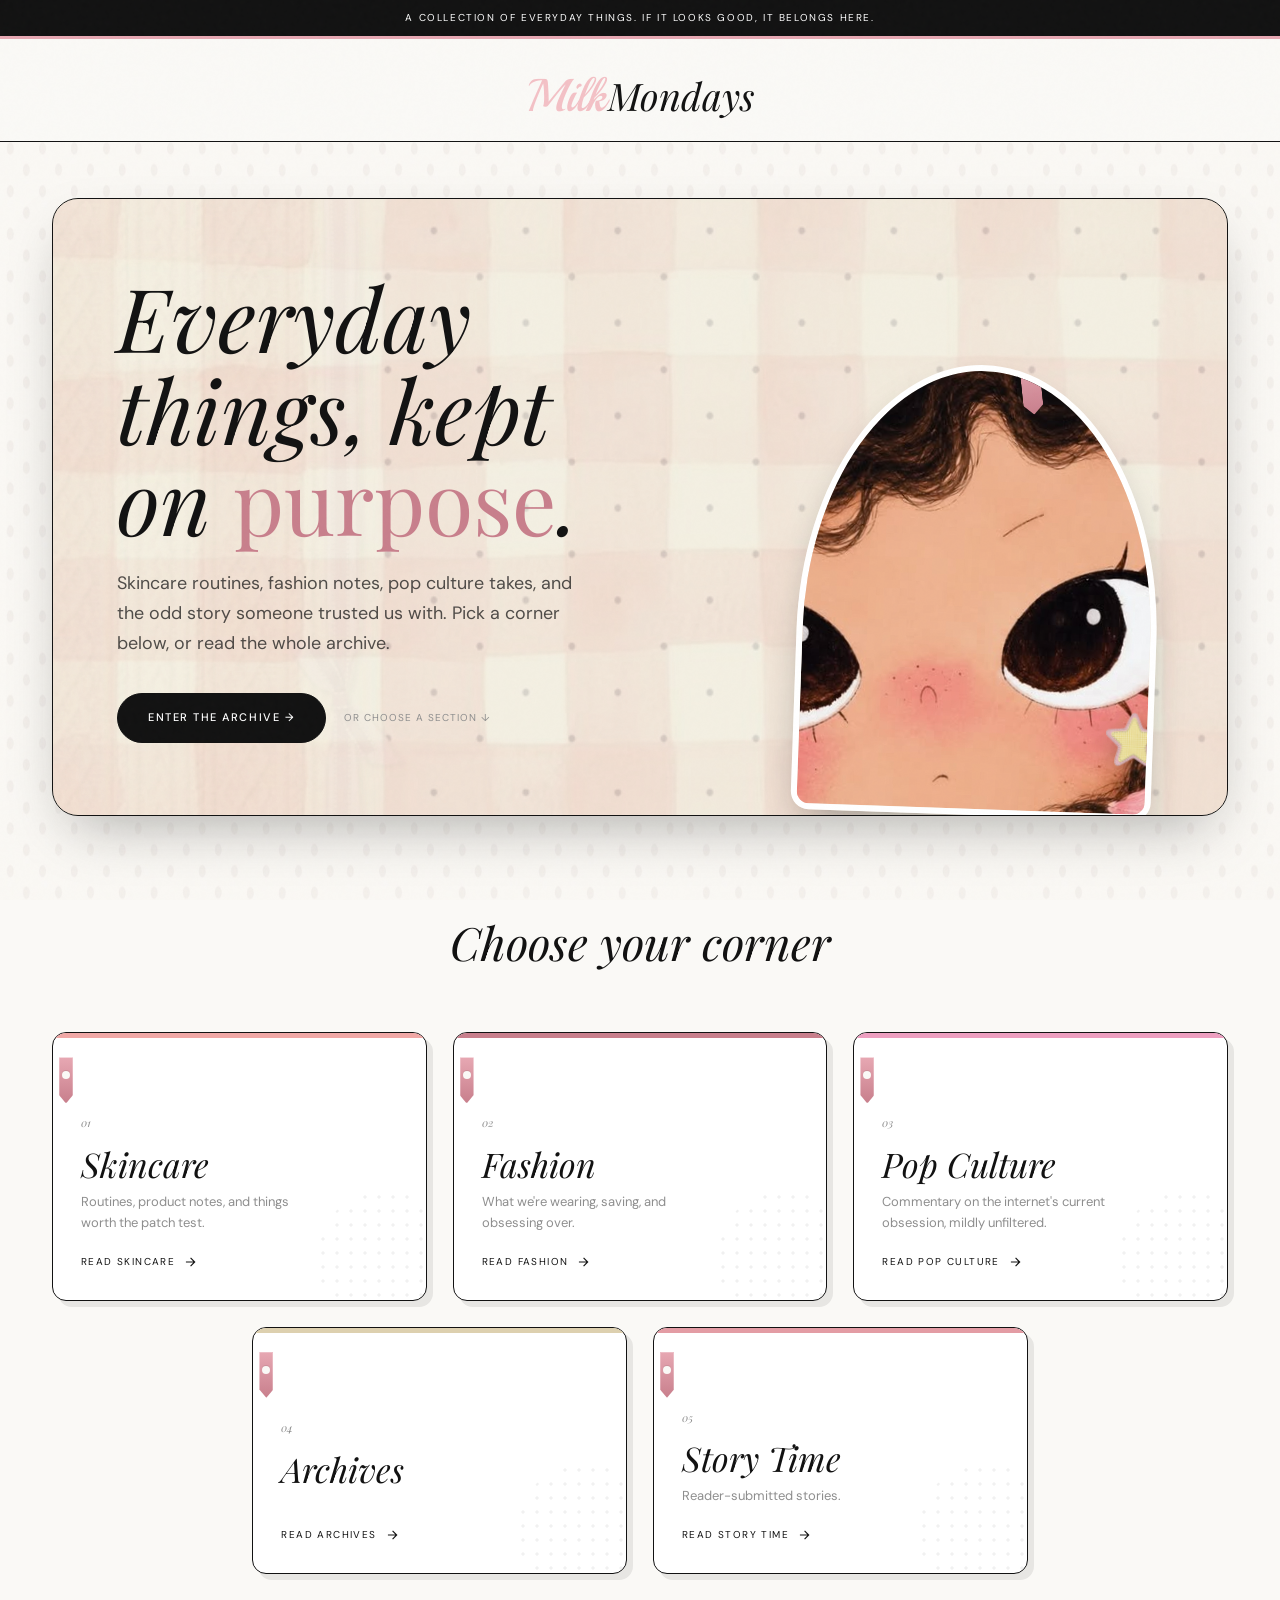
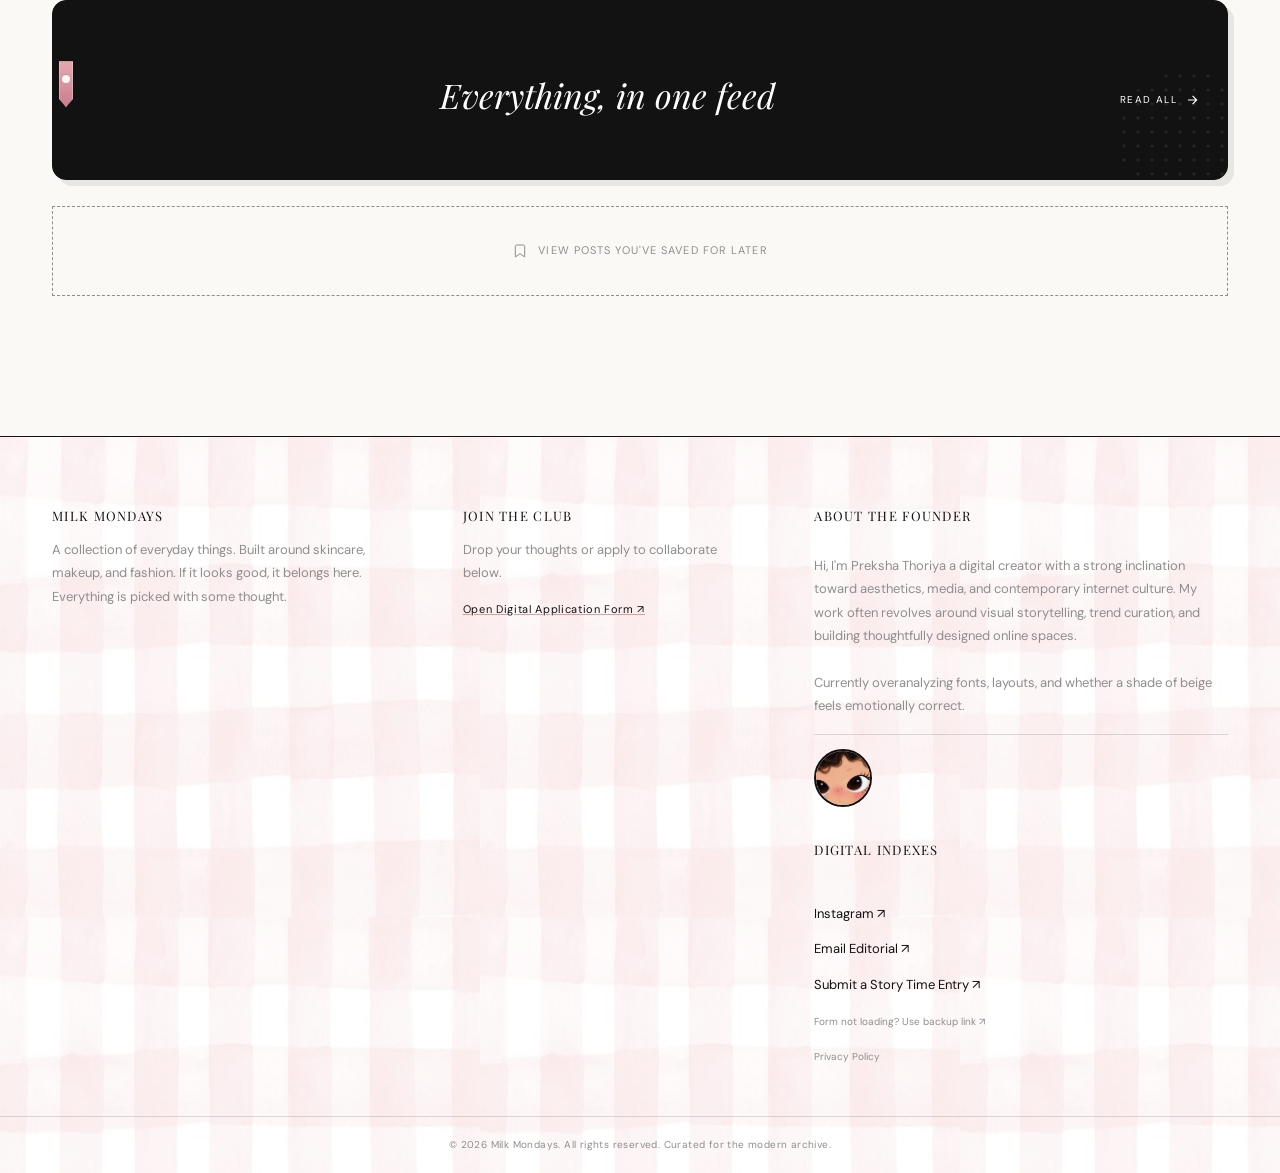
<file: index.html>
<!DOCTYPE html>
<html lang="en">
<head>
    <meta charset="UTF-8">
    <meta name="viewport" content="width=device-width, initial-scale=1.0">
    <title>Milk Mondays — A Collection of Everyday Things</title>
    <meta name="description" content="A collection of everyday things. Skincare, fashion, and pop culture — curated for the modern archive.">
    <meta name="robots" content="index, follow, max-image-preview:large, max-snippet:-1, max-video-preview:-1">
    <meta name="google-site-verification" content="1c-pw16Ug5870x3nF2QnmcY7I1MjOEZmkGqGF7hsBu8">
    <link rel="canonical" href="https://milkmondays-magazine.pages.dev/">
    <meta property="og:type" content="website">
    <meta property="og:site_name" content="Milk Mondays">
    <meta property="og:title" content="Milk Mondays — A Collection of Everyday Things">
    <meta property="og:description" content="A collection of everyday things. Skincare, fashion, and pop culture — curated for the modern archive.">
    <meta property="og:image" content="https://milkmondays-magazine.pages.dev/eyes.jpg">
    <meta property="og:url" content="https://milkmondays-magazine.pages.dev/">
    <meta name="twitter:card" content="summary_large_image">
    <meta name="twitter:title" content="Milk Mondays — A Collection of Everyday Things">
    <meta name="twitter:description" content="A collection of everyday things. Skincare, fashion, and pop culture — curated for the modern archive.">
    <meta name="twitter:image" content="https://milkmondays-magazine.pages.dev/eyes.jpg">
    <script async crossorigin="anonymous" src="https://pagead2.googlesyndication.com/pagead/js/adsbygoogle.js?client=ca-pub-7748471652942607"></script>
    <script type="application/ld+json">
    {
      "@context": "https://schema.org",
      "@type": "WebSite",
      "name": "Milk Mondays",
      "url": "https://milkmondays-magazine.pages.dev/",
      "description": "A collection of everyday things. Skincare, fashion, and pop culture — curated for the modern archive.",
      "publisher": {
        "@type": "Organization",
        "name": "Milk Mondays",
        "url": "https://milkmondays-magazine.pages.dev/",
        "logo": {
          "@type": "ImageObject",
          "url": "https://milkmondays-magazine.pages.dev/android-chrome-512x512.png"
        },
        "sameAs": ["https://www.instagram.com/milkmondayss/"]
      }
    }
    </script>
     <link rel="icon" type="image/png" sizes="32x32" href="/favicon-32x32.png">
<link rel="icon" type="image/png" sizes="16x16" href="/favicon-16x16.png">
<link rel="apple-touch-icon" sizes="180x180" href="/apple-touch-icon.png">
<link rel="manifest" href="/site.webmanifest">
    <link rel="preconnect" href="https://fonts.googleapis.com">
    <link rel="preconnect" href="https://fonts.gstatic.com" crossorigin>
    <link href="https://fonts.googleapis.com/css2?family=DM+Sans:ital,opsz,wght@0,9..40,300;0,9..40,400;0,9..40,500;1,9..40,300&family=Playfair+Display:ital,wght@0,400;0,700;1,400;1,700&family=Playball&display=swap" rel="stylesheet">

    <link rel="stylesheet" href="styles.css">
</head>
<body>

    <div class="grain" aria-hidden="true"></div>

    <div class="bar">A collection of everyday things. If it looks good, it belongs here.</div>

    <header class="site-header">
        <div class="logo-wrap">
            <a href="/" class="brand">
                <span class="m">Milk</span><span class="n">Mondays</span>
            </a>
        </div>
    </header>

    <!-- ── COVER HERO ── -->
    <section class="cover-hero">
        <div class="cover-hero-inner">
            <div class="cover-hero-copy">

                <h1 class="cover-hero-title">Everyday things, kept on <em>purpose</em>.</h1>
                <p class="cover-hero-sub">Skincare routines, fashion notes, pop culture takes, and the odd story someone trusted us with. Pick a corner below, or read the whole archive.</p>
                <div class="cover-hero-actions">
                    <a href="magazine.html" class="btn btn-primary">Enter the Archive →</a>
                    <span class="cover-hero-scroll-hint">or choose a section ↓</span>
                </div>
            </div>
            <div class="cover-hero-art">
                <div class="cover-hero-art-frame">
                    <div class="cover-hero-art-pin" aria-hidden="true"></div>
                    <img src="eyes.jpg" alt="Illustrated portrait — the Milk Mondays mascot" loading="lazy">
                </div>
            </div>
        </div>

    </section>

    <!-- ── CATEGORY GRID ── -->
    <section class="category-section">
        <div class="category-heading">
   
            <h2 class="u-serif-italic">Choose your corner</h2>

        </div>

        <div class="category-grid category-grid-members-retired">
            <a href="/magazine?category=skincare" class="category-tile" data-cat="skincare">
                <span class="ribbon-tab" aria-hidden="true"></span>
                <div>
                    <span class="category-tile-index">01</span>
                    <h3 class="category-tile-name">Skincare</h3>
                    <p class="category-tile-desc">Routines, product notes, and things worth the patch test.</p>
                </div>
                <span class="category-tile-cta">Read Skincare
                    <svg width="14" height="14" viewBox="0 0 24 24" fill="none" stroke="currentColor" stroke-width="2"><path d="M5 12h14M13 5l7 7-7 7"/></svg>
                </span>
            </a>

            <a href="/magazine?category=fashion" class="category-tile" data-cat="fashion">
                <span class="ribbon-tab" aria-hidden="true"></span>
                <div>
                    <span class="category-tile-index">02</span>
                    <h3 class="category-tile-name">Fashion</h3>
                    <p class="category-tile-desc">What we're wearing, saving, and obsessing over.</p>
                </div>
                <span class="category-tile-cta">Read Fashion
                    <svg width="14" height="14" viewBox="0 0 24 24" fill="none" stroke="currentColor" stroke-width="2"><path d="M5 12h14M13 5l7 7-7 7"/></svg>
                </span>
            </a>

            <a href="/magazine?category=pop-culture" class="category-tile" data-cat="pop-culture">
                <span class="ribbon-tab" aria-hidden="true"></span>
                <div>
                    <span class="category-tile-index">03</span>
                    <h3 class="category-tile-name">Pop Culture</h3>
                    <p class="category-tile-desc">Commentary on the internet's current obsession, mildly unfiltered.</p>
                </div>
                <span class="category-tile-cta">Read Pop Culture
                    <svg width="14" height="14" viewBox="0 0 24 24" fill="none" stroke="currentColor" stroke-width="2"><path d="M5 12h14M13 5l7 7-7 7"/></svg>
                </span>
            </a>

            <a href="/magazine?category=archives" class="category-tile" data-cat="archives">
                <span class="ribbon-tab" aria-hidden="true"></span>
                <div>
                    <span class="category-tile-index">04</span>
                    <h3 class="category-tile-name">Archives</h3>
                    <p class="category-tile-desc"></p>
                </div>
                <span class="category-tile-cta">Read Archives
                    <svg width="14" height="14" viewBox="0 0 24 24" fill="none" stroke="currentColor" stroke-width="2"><path d="M5 12h14M13 5l7 7-7 7"/></svg>
                </span>
            </a>

            <a href="/magazine?category=story-time" class="category-tile" data-cat="story-time">
                <span class="ribbon-tab" aria-hidden="true"></span>
                <div>
                    <span class="category-tile-index">05</span>
                    <h3 class="category-tile-name">Story Time</h3>
                    <p class="category-tile-desc">Reader-submitted stories.</p>
                </div>
                <span class="category-tile-cta">Read Story Time
                    <svg width="14" height="14" viewBox="0 0 24 24" fill="none" stroke="currentColor" stroke-width="2"><path d="M5 12h14M13 5l7 7-7 7"/></svg>
                </span>
            </a>

            <a href="/magazine" class="category-tile category-tile-large" data-cat="all">
                <span class="ribbon-tab" aria-hidden="true"></span>
                <div>
                    <span class="category-tile-index"></span>
                    <h3 class="category-tile-name">Everything, in one feed</h3>
                 
                </div>
                <span class="category-tile-cta">Read All
                    <svg width="14" height="14" viewBox="0 0 24 24" fill="none" stroke="currentColor" stroke-width="2"><path d="M5 12h14M13 5l7 7-7 7"/></svg>
                </span>
            </a>

           <a href="/magazine?category=saved" class="saved-tile">
                <svg width="16" height="16" viewBox="0 0 24 24" fill="none" stroke="currentColor" stroke-width="1.5"><path d="M19 21l-7-5-7 5V5a2 2 0 0 1 2-2h10a2 2 0 0 1 2 2z"/></svg>
                View posts you've saved for later
            </a>

        </div>
    </section>

    <!-- ── FOOTER ── -->
    <footer class="site-footer">
        <div class="footer-grid">
            <div>
                <h4 class="footer-heading">Milk Mondays</h4>
                <p class="footer-blurb">A collection of everyday things. Built around skincare, makeup, and fashion. If it looks good, it belongs here. Everything is picked with some thought.</p>
            </div>
            <div>
                <h4 class="footer-heading">Join The Club</h4>
                <p class="footer-sub">Drop your thoughts or apply to collaborate below.</p>
                <a href="https://forms.gle/xEZQGAnCKHLkUvFTA" target="_blank" rel="noopener" class="footer-cta">Open Digital Application Form ↗</a>
            </div>
            <div class="founder-box">
                <h4 class="footer-heading">About The Founder</h4>
                <p class="footer-text">
                    Hi, I'm Preksha Thoriya a digital creator with a strong inclination toward aesthetics, media, and contemporary internet culture.
                    My work often revolves around visual storytelling, trend curation, and building thoughtfully designed online spaces.
                    <br><br>
                    Currently overanalyzing fonts, layouts, and whether a shade of beige feels emotionally correct.
                </p>

                <div class="mascot-corner">
                    <span class="mascot-avatar">
                        <img src="eyes.jpg" alt="Milk Mondays illustrated mascot" loading="lazy">
                    </span>
                
                </div>

                <h4 class="footer-heading" style="margin-top: 20px;">Digital Indexes</h4>
                <ul class="footer-social-list">
                    <li><a href="https://www.instagram.com/milkmondayss/" target="_blank" rel="noopener">Instagram ↗</a></li>
                    <li><a href="mailto:milkmondaysbiz@gmail.com">Email Editorial ↗</a></li>
                    <li><a href="https://docs.google.com/forms/d/e/1FAIpQLSeJXuNUvNWlvlJMZzQz0Re5Kmu2Ew5G_2smDMUnfhYkmn0gTw/viewform?usp=publish-editor" target="_blank" rel="noopener">Submit a Story Time Entry ↗</a></li>
                    <li class="footer-fallback-link"><a href="https://forms.gle/ag7ZiZ99ivKEaoqaA" target="_blank" rel="noopener">Form not loading? Use backup link ↗</a></li>
                    <li class="footer-fallback-link"><a href="/privacy-policy">Privacy Policy</a></li>
                </ul>
            </div>
        </div>
        <div class="footer-bar">&copy; 2026 Milk Mondays. All rights reserved. Curated for the modern archive.</div>
    </footer>

</body>
</html>
</file>
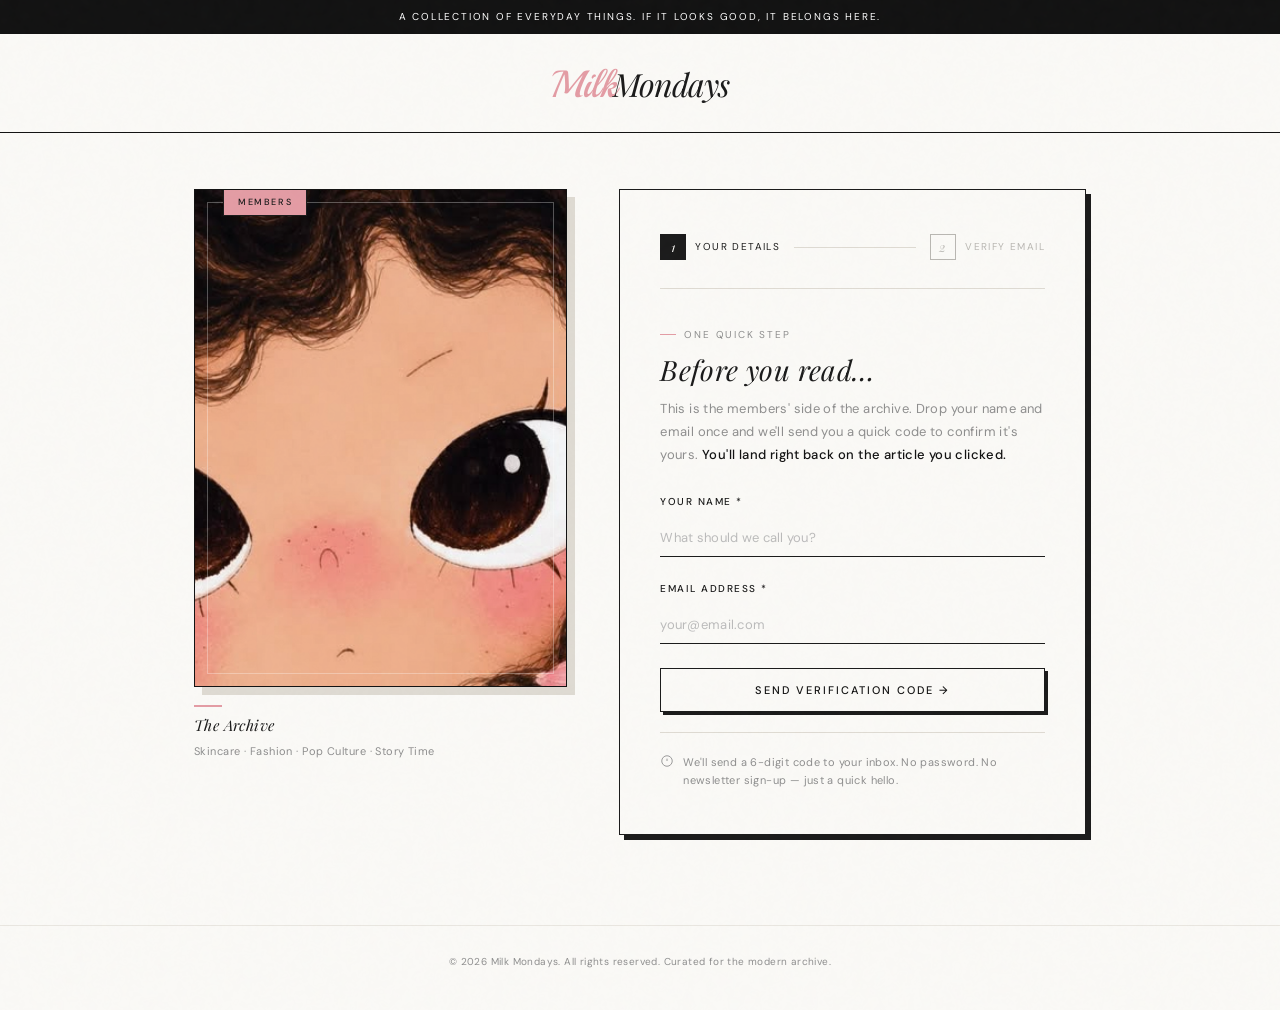
<file: gate-form.html>
<!DOCTYPE html>
<html lang="en">
<head>
    <meta charset="UTF-8">
    <meta name="viewport" content="width=device-width, initial-scale=1.0">
    <title>Milk Mondays — Before You Read</title>
    <meta name="description" content="Verify your email to access the Milk Mondays archive.">
    <meta name="robots" content="noindex, nofollow">

    <link rel="preconnect" href="https://fonts.googleapis.com">
    <link rel="preconnect" href="https://fonts.gstatic.com" crossorigin>
    <link href="https://fonts.googleapis.com/css2?family=DM+Sans:ital,opsz,wght@0,9..40,300;0,9..40,400;0,9..40,500;1,9..40,300&family=Playfair+Display:ital,wght@0,400;0,700;1,400&family=Playball&display=swap" rel="stylesheet">

    <!--
    ╔══════════════════════════════════════════════════════════════════════════╗
    ║  BREVO — TRANSACTIONAL EMAIL (300 free emails/day)                     ║
    ║                                                                        ║
    ║  This page no longer talks to Brevo directly. Brevo's API key is a     ║
    ║  full-access secret and must never live in frontend code (anyone can   ║
    ║  view page source). Instead, this form calls a small serverless        ║
    ║  function at /api/send-otp (see functions/api/send-otp.js), which      ║
    ║  holds the Brevo API key server-side as an environment variable and    ║
    ║  forwards the email request on this page's behalf.                     ║
    ║                                                                        ║
    ║  See SETUP.md for the full walkthrough:                                ║
    ║    1. Create a Brevo account, verify your sender email/domain.        ║
    ║    2. Generate an API key in Brevo.                                    ║
    ║    3. Deploy this project to Cloudflare Pages (functions/ folder       ║
    ║       deploys automatically alongside the static site).                ║
    ║    4. Add BREVO_API_KEY (and optionally BREVO_SENDER_EMAIL /           ║
    ║       BREVO_SENDER_NAME) as environment variables in the Cloudflare    ║
    ║       Pages project settings.                                          ║
    ╚══════════════════════════════════════════════════════════════════════════╝
    -->

    <style>
        /* ================================================================
           LOCAL DESIGN TOKENS
           Keeps the gate page self-contained while matching the site palette.
        ================================================================ */
        :root {
            --pink:         #F3C1C6;
            --pink-deep:    #E39CA4;
            --black:        #121212;
            --ink:          #1B1B1B;
            --cream:        #FAF9F6;
            --white:        #FFFFFF;
            --grey:         #8E8E8E;
            --grey-light:   #B9B7B2;
            --border:       #E9E6E0;
            --hairline:     #DEDAD2;
            --red:          #c0392b;
            --green:        #2d7a4f;

            --serif:        'Playfair Display', Georgia, serif;
            --sans:         'DM Sans', sans-serif;
            --logo:         'Playball', cursive;

            --ease:         cubic-bezier(0.25, 1, 0.5, 1);
            --fast:         0.22s;

            /* Offset shadow system — hard, non-gradient, editorial */
            --shadow-offset-sm: 3px 3px 0 0 var(--ink);
            --shadow-offset-md: 5px 5px 0 0 var(--ink);
            --shadow-art:       8px 8px 0 0 var(--hairline);
        }

        *, *::before, *::after { box-sizing: border-box; margin: 0; padding: 0; }
        html { scroll-behavior: smooth; }
        body {
            background: var(--cream);
            color: var(--ink);
            font-family: var(--sans);
            font-size: 13px;
            letter-spacing: 0.03em;
            line-height: 1.6;
            min-height: 100vh;
            -webkit-font-smoothing: antialiased;
        }
        a { color: inherit; text-decoration: none; }
        button { background: none; border: none; cursor: pointer; font-family: inherit; }
        :focus-visible { outline: 2px solid var(--pink-deep); outline-offset: 3px; }

        /* ── GRAIN ── */
        .grain {
            position: fixed;
            inset: -50%;
            width: 200%; height: 200%;
            background: url("data:image/svg+xml,%3Csvg viewBox='0 0 200 200' xmlns='http://www.w3.org/2000/svg'%3E%3Cfilter id='n'%3E%3CfeTurbulence type='fractalNoise' baseFrequency='0.8' numOctaves='3' stitchTiles='stitch'/%3E%3C/filter%3E%3Crect width='100%25' height='100%25' filter='url(%23n)' opacity='0.015'/%3E%3C/svg%3E");
            pointer-events: none;
            z-index: 9999;
        }

        /* ── ANNOUNCEMENT BAR ── */
        .bar {
            background: var(--black);
            color: var(--white);
            font-size: 10px;
            font-weight: 400;
            letter-spacing: 0.18em;
            padding: 9px 20px;
            text-align: center;
            text-transform: uppercase;
        }

        /* ── HEADER ── */
        .site-header {
            text-align: center;
            padding: 32px 20px 28px;
            border-bottom: 1px solid var(--black);
        }
        .brand {
            display: inline-block;
            font-family: var(--logo);
            font-size: 38px;
            font-weight: 400;
            line-height: 1;
            text-decoration: none;
            color: inherit;
            transition: opacity var(--fast) var(--ease);
        }
        .brand:hover { opacity: 0.7; }
        .brand .m { color: var(--pink-deep); margin-right: -4px; }
        .brand .n {
            font-family: var(--serif);
            font-size: 32px;
            font-style: italic;
            font-weight: 300;
            letter-spacing: -0.03em;
        }

        /* ── MAIN LAYOUT ── */
        .gate-wrap {
            max-width: 940px;
            margin: 56px auto 90px;
            padding: 0 24px;
            display: grid;
            grid-template-columns: 0.8fr 1fr;
            gap: 52px;
            align-items: start;
        }

        /* ── ART PANEL ── */
        .gate-art-panel { position: relative; }

        .gate-art {
            border: 1.5px solid var(--black);
            overflow: hidden;
            aspect-ratio: 3/4;
            box-shadow: var(--shadow-art);
            background: var(--pink);
            position: relative;
        }
        .gate-art img {
            width: 100%; height: 100%;
            object-fit: cover;
            object-position: top center;
            display: block;
        }
        /* Decorative corner accent */
        .gate-art::before {
            content: '';
            position: absolute;
            top: 12px; left: 12px;
            right: 12px; bottom: 12px;
            border: 1px solid rgba(255,255,255,0.3);
            pointer-events: none;
            z-index: 2;
        }
        /* Pink accent bar at top of art */
        .gate-art-badge {
            position: absolute;
            top: -1px; left: 28px;
            background: var(--pink-deep);
            color: var(--ink);
            font-family: var(--sans);
            font-size: 9px;
            font-weight: 500;
            letter-spacing: 0.18em;
            text-transform: uppercase;
            padding: 6px 14px;
            border: 1.5px solid var(--ink);
            border-top: none;
            z-index: 3;
        }

        .gate-art-meta {
            margin-top: 18px;
            display: flex;
            flex-direction: column;
            gap: 6px;
        }
        .gate-art-rule {
            width: 28px;
            height: 2px;
            background: var(--pink-deep);
        }
        .gate-art-label {
            font-family: var(--serif);
            font-style: italic;
            font-size: 15px;
            font-weight: 400;
            color: var(--ink);
        }
        .gate-art-sublabel {
            font-size: 11px;
            color: var(--grey);
            letter-spacing: 0.04em;
        }

        /* ── FORM CARD ── */
        .card {
            border: 1.5px solid var(--ink);
            padding: 44px 40px;
            background: var(--cream);
            box-shadow: var(--shadow-offset-md);
            animation: gateCardIn 0.7s var(--ease) 0.06s both;
        }
        @keyframes gateCardIn {
            from { opacity: 0; transform: translateY(16px); }
            to   { opacity: 1; transform: translateY(0); }
        }

        /* ── STEP INDICATOR ── */
        .step-indicator {
            display: flex;
            align-items: center;
            margin-bottom: 32px;
            padding-bottom: 28px;
            border-bottom: 1px solid var(--hairline);
        }
        .step-item {
            display: flex;
            align-items: center;
            gap: 9px;
        }
        .step-num {
            width: 26px;
            height: 26px;
            border: 1.5px solid var(--grey-light);
            display: flex;
            align-items: center;
            justify-content: center;
            font-family: var(--serif);
            font-style: italic;
            font-size: 13px;
            color: var(--grey-light);
            flex-shrink: 0;
            transition: border-color var(--fast) var(--ease),
                        background var(--fast) var(--ease),
                        color var(--fast) var(--ease);
        }
        .step-label {
            font-size: 10px;
            letter-spacing: 0.14em;
            text-transform: uppercase;
            color: var(--grey-light);
            white-space: nowrap;
            transition: color var(--fast) var(--ease);
        }
        .step-item.active .step-num {
            border-color: var(--ink);
            background: var(--ink);
            color: var(--cream);
        }
        .step-item.active .step-label { color: var(--ink); }
        .step-item.done .step-num {
            border-color: var(--pink-deep);
            background: var(--pink-deep);
            color: var(--ink);
        }
        .step-item.done .step-label { color: var(--grey); }
        .step-connector {
            flex: 1;
            height: 1px;
            background: var(--hairline);
            margin: 0 14px;
            transition: background 0.4s var(--ease);
        }
        .step-connector.done { background: var(--pink-deep); }

        /* ── CARD EYEBROW ── */
        .card-eyebrow {
            display: inline-flex;
            align-items: center;
            gap: 8px;
            font-size: 10px;
            letter-spacing: 0.18em;
            text-transform: uppercase;
            color: var(--grey);
            margin-bottom: 10px;
        }
        .card-eyebrow::before {
            content: '';
            width: 16px; height: 1px;
            background: var(--pink-deep);
            flex-shrink: 0;
        }

        /* ── CARD TITLE ── */
        .card-title {
            font-family: var(--serif);
            font-size: 28px;
            font-weight: 400;
            font-style: italic;
            margin-bottom: 12px;
            line-height: 1.2;
        }
        .card-intro {
            color: var(--grey);
            font-size: 13px;
            margin-bottom: 28px;
            line-height: 1.75;
        }
        .card-intro strong { color: var(--black); font-weight: 500; }

        /* ── FIELDS ── */
        .field { margin-bottom: 24px; position: relative; }
        label {
            display: block;
            font-size: 10px;
            letter-spacing: 0.15em;
            text-transform: uppercase;
            margin-bottom: 8px;
            font-weight: 500;
            color: var(--ink);
        }
        input[type="text"],
        input[type="email"] {
            width: 100%;
            border: none;
            border-bottom: 1.5px solid var(--ink);
            background: transparent;
            padding: 10px 0;
            font-family: var(--sans);
            font-size: 14px;
            outline: none;
            color: var(--black);
            transition: border-color 0.2s;
            -webkit-appearance: none;
            appearance: none;
            letter-spacing: 0.02em;
        }
        input[type="text"]::placeholder,
        input[type="email"]::placeholder { color: #bbb; font-size: 13px; }
        input[type="text"]:focus { border-bottom-color: var(--pink-deep); }
        input[type="email"]:focus { border-bottom-color: var(--pink-deep); }

        /* ── EMAIL TYPO SUGGESTION ── */
        .email-suggestion {
            display: none;
            margin-top: 8px;
            font-size: 12px;
            color: var(--grey);
            padding: 8px 12px;
            border-left: 2px solid var(--pink-deep);
            background: rgba(243, 193, 198, 0.1);
        }
        .email-suggestion.visible { display: block; }
        .suggestion-btn {
            color: var(--ink);
            font-weight: 500;
            font-size: 12px;
            text-decoration: underline;
            text-underline-offset: 2px;
            cursor: pointer;
            background: none;
            border: none;
            font-family: var(--sans);
            padding: 0;
        }
        .suggestion-btn:hover { color: var(--pink-deep); }

        /* ── ERROR MESSAGES ── */
        .error-msg {
            font-size: 11.5px;
            color: var(--red);
            margin-bottom: 14px;
            display: none;
            padding: 10px 14px;
            border-left: 2px solid var(--red);
            background: rgba(192, 57, 43, 0.05);
            letter-spacing: 0.01em;
        }
        .error-msg.show {
            display: block;
            animation: shakeX 0.35s var(--ease);
        }
        @keyframes shakeX {
            0%,100% { transform: translateX(0); }
            25% { transform: translateX(-5px); }
            75% { transform: translateX(5px); }
        }

        /* ── SUBMIT BUTTON ── */
        .submit-btn {
            display: block;
            width: 100%;
            background: none;
            border: 1.5px solid var(--ink);
            padding: 14px 20px;
            font-family: var(--sans);
            font-size: 11px;
            font-weight: 500;
            letter-spacing: 0.18em;
            text-transform: uppercase;
            cursor: pointer;
            transition: background var(--fast) var(--ease),
                        color var(--fast) var(--ease),
                        box-shadow var(--fast) var(--ease),
                        transform var(--fast) var(--ease);
            color: var(--black);
            box-shadow: var(--shadow-offset-sm);
        }
        .submit-btn:hover:not(:disabled) {
            background: var(--black);
            color: var(--cream);
            box-shadow: 1px 1px 0 0 var(--ink);
            transform: translate(2px, 2px);
        }
        .submit-btn:disabled {
            opacity: 0.5;
            cursor: not-allowed;
            box-shadow: none;
        }

        /* ── STEP 2: OTP SECTION ── */
        #step-2 {
            animation: stepIn 0.4s var(--ease) both;
        }
        @keyframes stepIn {
            from { opacity: 0; transform: translateX(12px); }
            to   { opacity: 1; transform: translateX(0); }
        }

        .verify-subtext {
            font-size: 13px;
            color: var(--grey);
            margin-bottom: 28px;
            line-height: 1.7;
        }
        .verify-subtext strong { color: var(--ink); font-weight: 500; }

        /* ── OTP BOXES ── */
        .otp-container {
            display: flex;
            gap: 10px;
            margin-bottom: 24px;
            justify-content: flex-start;
        }
        .otp-box {
            width: 48px;
            height: 58px;
            border: 1.5px solid var(--ink);
            background: var(--cream);
            font-family: var(--serif);
            font-size: 24px;
            font-weight: 400;
            text-align: center;
            color: var(--ink);
            outline: none;
            transition: border-color var(--fast) var(--ease),
                        box-shadow var(--fast) var(--ease),
                        background var(--fast) var(--ease);
            -webkit-appearance: none;
            appearance: none;
            caret-color: var(--pink-deep);
        }
        .otp-box:focus {
            border-color: var(--pink-deep);
            box-shadow: var(--shadow-offset-sm);
            background: var(--white);
        }
        .otp-box.filled { border-color: var(--ink); }
        .otp-box.error  { border-color: var(--red); }
        .otp-container.shake {
            animation: shakeX 0.4s var(--ease);
        }

        /* ── RESEND + BACK AREA ── */
        .verify-actions {
            display: flex;
            align-items: center;
            justify-content: space-between;
            margin-top: 18px;
            padding-top: 18px;
            border-top: 1px solid var(--hairline);
            flex-wrap: wrap;
            gap: 10px;
        }
        .resend-area {
            font-size: 12px;
            color: var(--grey);
            display: flex;
            align-items: center;
            gap: 6px;
        }
        #resend-countdown {
            font-size: 11px;
            color: var(--grey-light);
            letter-spacing: 0.04em;
        }
        .resend-link {
            color: var(--ink);
            font-size: 12px;
            font-weight: 500;
            text-decoration: underline;
            text-underline-offset: 2px;
            cursor: pointer;
            background: none;
            border: none;
            font-family: var(--sans);
            padding: 0;
            display: none;
        }
        .resend-link:hover { color: var(--pink-deep); }

        .back-link {
            font-size: 11px;
            letter-spacing: 0.1em;
            text-transform: uppercase;
            color: var(--grey);
            cursor: pointer;
            background: none;
            border: none;
            font-family: var(--sans);
            display: flex;
            align-items: center;
            gap: 5px;
            padding: 0;
            transition: color var(--fast);
        }
        .back-link:hover { color: var(--ink); }

        /* ── SUCCESS STATE ── */
        .verify-success {
            display: none;
            align-items: center;
            gap: 10px;
            padding: 12px 16px;
            border: 1px solid var(--green);
            background: rgba(45, 122, 79, 0.06);
            margin-top: 16px;
        }
        .verify-success.visible { display: flex; }
        .verify-success-text {
            font-size: 12px;
            color: var(--green);
            font-weight: 500;
            letter-spacing: 0.02em;
        }

        /* ── GATE NOTE ── */
        .gate-note {
            display: flex;
            align-items: flex-start;
            gap: 9px;
            margin-top: 20px;
            padding-top: 20px;
            border-top: 1px solid var(--hairline);
            font-size: 11px;
            color: var(--grey);
            line-height: 1.65;
        }
        .gate-note svg { flex-shrink: 0; margin-top: 1px; }

        /* ── ATTEMPTS COUNTER ── */
        .attempts-indicator {
            display: flex;
            gap: 5px;
            margin-bottom: 10px;
        }
        .attempt-dot {
            width: 7px;
            height: 7px;
            border: 1px solid var(--grey-light);
            border-radius: 50%;
            transition: background var(--fast), border-color var(--fast);
        }
        .attempt-dot.used {
            background: var(--red);
            border-color: var(--red);
        }

        /* ── FOOTER ── */
        .site-footer-sm {
            text-align: center;
            padding: 28px 20px 40px;
            border-top: 1px solid var(--border);
            font-size: 10px;
            color: var(--grey);
            letter-spacing: 0.04em;
        }

        /* ── RESPONSIVE ── */
        @media (max-width: 760px) {
            .gate-wrap {
                grid-template-columns: 1fr;
                gap: 32px;
                margin-top: 36px;
            }
            .gate-art { max-width: 260px; }
            .gate-art-panel { display: flex; flex-direction: column; align-items: flex-start; }
            .card { padding: 36px 28px; }
            .otp-box { width: 42px; height: 52px; font-size: 20px; }
            .otp-container { gap: 8px; }
        }
        @media (max-width: 400px) {
            .otp-box { width: 36px; height: 46px; font-size: 18px; }
            .otp-container { gap: 6px; }
            .card { padding: 28px 20px; }
        }
    </style>
</head>
<body>

    <div class="grain" aria-hidden="true"></div>
    <div class="bar">A collection of everyday things. If it looks good, it belongs here.</div>

    <header class="site-header">
        <a href="index.html" class="brand" aria-label="Milk Mondays — home">
            <span class="m">Milk</span><span class="n">Mondays</span>
        </a>
    </header>

    <div class="gate-wrap" role="main">

        <!-- ── LEFT: ART PANEL ── -->
        <div class="gate-art-panel" aria-hidden="true">
            <div class="gate-art">
                <div class="gate-art-badge">Members</div>
                <img src="eyes.jpg"
                     alt="Illustration — the Milk Mondays archive, waiting."
                     loading="lazy"
                     onerror="this.style.display='none'">
            </div>
            <div class="gate-art-meta">
                <span class="gate-art-rule"></span>
                <span class="gate-art-label">The Archive</span>
                <span class="gate-art-sublabel">Skincare · Fashion · Pop Culture · Story Time</span>
            </div>
        </div>

        <!-- ── RIGHT: FORM CARD ── -->
        <div class="card" role="region" aria-label="Gate form">

            <!-- Step indicator -->
            <div class="step-indicator" aria-label="Progress">
                <div class="step-item active" id="step-ind-1" aria-current="step">
                    <span class="step-num" aria-hidden="true">1</span>
                    <span class="step-label">Your details</span>
                </div>
                <div class="step-connector" id="step-connector" aria-hidden="true"></div>
                <div class="step-item" id="step-ind-2">
                    <span class="step-num" aria-hidden="true">2</span>
                    <span class="step-label">Verify email</span>
                </div>
            </div>

            <!-- ════════════════════════════════
                 STEP 1: NAME + EMAIL
            ════════════════════════════════ -->
            <div id="step-1">
                <span class="card-eyebrow">One quick step</span>
                <h1 class="card-title">Before you read…</h1>
                <p class="card-intro">
                    This is the members' side of the archive. Drop your name and email once
                    and we'll send you a quick code to confirm it's yours.
                    <strong>You'll land right back on the article you clicked.</strong>
                </p>

                <form id="step1-form" novalidate autocomplete="on">
                    <div class="field">
                        <label for="input-name">Your name <span aria-hidden="true">*</span></label>
                        <input
                            type="text"
                            id="input-name"
                            name="name"
                            placeholder="What should we call you?"
                            autocomplete="given-name"
                            required
                            minlength="2"
                            maxlength="80"
                            spellcheck="false"
                        >
                    </div>

                    <div class="field">
                        <label for="input-email">Email address <span aria-hidden="true">*</span></label>
                        <input
                            type="email"
                            id="input-email"
                            name="email"
                            placeholder="your@email.com"
                            autocomplete="email"
                            required
                            maxlength="200"
                            spellcheck="false"
                            inputmode="email"
                        >
                        <div class="email-suggestion" id="email-suggestion" role="status" aria-live="polite"></div>
                    </div>

                    <p class="error-msg" id="step1-error" role="alert" aria-live="assertive"></p>

                    <button type="submit" class="submit-btn" id="send-btn">
                        Send verification code →
                    </button>
                </form>

                <p class="gate-note">
                    <svg width="14" height="14" viewBox="0 0 24 24" fill="none" stroke="currentColor"
                         stroke-width="1.5" aria-hidden="true">
                        <circle cx="12" cy="12" r="9"/>
                        <path d="M12 8v4M12 16h.01"/>
                    </svg>
                    We'll send a 6-digit code to your inbox. No password. No newsletter sign-up — just a quick hello.
                </p>
            </div>

            <!-- ════════════════════════════════
                 STEP 2: OTP VERIFICATION
            ════════════════════════════════ -->
            <div id="step-2" style="display: none;" role="region" aria-label="Email verification">
                <span class="card-eyebrow">Check your inbox</span>
                <h2 class="card-title">Enter your code</h2>
                <p class="verify-subtext" id="verify-subtext">
    We sent a 6-digit code to
    <strong id="masked-email" aria-live="polite"></strong>.
    It expires in 10 minutes.

    <br><br>

    <strong><u>No email? Don't panic</u></strong>, it sometimes takes a
    minute or two. If you still don't see it, open your email app and
    <strong><u>check</u></strong> the
    <strong><u>Spam</u></strong>,
    <strong><u>Junk</u></strong>, or
    <strong><u>Promotions</u></strong> folder. That's where it usually hides.
</p>
                <form id="step2-form" novalidate>

                    <!-- Attempt dots (3 circles = 3 attempts) -->
                    <div class="attempts-indicator" id="attempts-indicator" aria-label="Attempts remaining" aria-live="polite">
                        <span class="attempt-dot" aria-hidden="true"></span>
                        <span class="attempt-dot" aria-hidden="true"></span>
                        <span class="attempt-dot" aria-hidden="true"></span>
                    </div>

                    <!-- 6-box OTP input -->
                    <div class="otp-container" id="otp-container" role="group" aria-label="6-digit verification code">
                        <input class="otp-box" type="text"
                               inputmode="numeric" pattern="[0-9]*"
                               maxlength="1" autocomplete="one-time-code"
                               aria-label="Digit 1" id="otp-0">
                        <input class="otp-box" type="text"
                               inputmode="numeric" pattern="[0-9]*"
                               maxlength="1"
                               aria-label="Digit 2" id="otp-1">
                        <input class="otp-box" type="text"
                               inputmode="numeric" pattern="[0-9]*"
                               maxlength="1"
                               aria-label="Digit 3" id="otp-2">
                        <input class="otp-box" type="text"
                               inputmode="numeric" pattern="[0-9]*"
                               maxlength="1"
                               aria-label="Digit 4" id="otp-3">
                        <input class="otp-box" type="text"
                               inputmode="numeric" pattern="[0-9]*"
                               maxlength="1"
                               aria-label="Digit 5" id="otp-4">
                        <input class="otp-box" type="text"
                               inputmode="numeric" pattern="[0-9]*"
                               maxlength="1"
                               aria-label="Digit 6" id="otp-5">
                    </div>

                    <p class="error-msg" id="step2-error" role="alert" aria-live="assertive"></p>

                    <button type="submit" class="submit-btn" id="verify-btn" disabled>
                        Verify &amp; Unlock →
                    </button>

                </form>

                <!-- Success state -->
                <div class="verify-success" id="verify-success" role="status" aria-live="polite">
                    <svg width="16" height="16" viewBox="0 0 24 24" fill="none" stroke="currentColor"
                         stroke-width="2" stroke-linecap="round" stroke-linejoin="round" aria-hidden="true">
                        <polyline points="20 6 9 17 4 12"/>
                    </svg>
                    <span class="verify-success-text">Email verified — taking you to the archive…</span>
                </div>

                <!-- Resend + back -->
                <div class="verify-actions">
                    <div class="resend-area">
                        <span id="resend-countdown" aria-live="polite"></span>
                        <button type="button" class="resend-link" id="resend-btn" aria-label="Resend verification code">
                            Resend code
                        </button>
                    </div>
                    <button type="button" class="back-link" id="back-btn" aria-label="Go back to name and email form">
                        ← Wrong email?
                    </button>
                </div>
            </div>

        </div><!-- /.card -->
    </div><!-- /.gate-wrap -->

    <footer class="site-footer-sm">
        &copy; 2026 Milk Mondays. All rights reserved. Curated for the modern archive.
    </footer>

    <!-- ================================================================
         BREVO (VIA SERVER-SIDE PROXY) + GATE LOGIC
    ================================================================ -->
    <script>
    (function () {
        'use strict';

        /* ════════════════════════════════════════════════════════════════
           CONFIGURATION
           No API keys here — the browser calls our own serverless endpoint,
           which holds the Brevo API key server-side. See SETUP.md.
        ════════════════════════════════════════════════════════════════ */
        var SEND_OTP_ENDPOINT = '/api/send-otp';

        /* ── OTP SETTINGS ── */
        var OTP_LENGTH      = 6;
        var OTP_LIFETIME_MS = 10 * 60 * 1000; /* 10 minutes */
        var MAX_ATTEMPTS    = 3;
        var RESEND_WAIT_S   = 60;              /* seconds before resend is allowed */

        /* ── STATE ── */
        var currentOTP       = '';
        var otpExpiry        = 0;
        var otpAttempts      = 0;
        var hasRedirected    = false;
        var currentName      = '';
        var currentEmail     = '';
        var resendTimerID    = null;
        var resendSecondsLeft = 0;

        /* ── DOM REFS ── */
        var step1El, step2El;
        var nameInput, emailInput, emailSuggestion;
        var otpBoxes = [];
        var sendBtn, verifyBtn, resendBtn, backBtn;
        var step1Error, step2Error;
        var resendCountdownEl, maskedEmailEl;
        var stepInd1, stepInd2, stepConnector;
        var attemptsIndicator, otpContainer, verifySuccess;

        /* ════════════════════════════════════════════════════════════════
           EMAIL VALIDATION DATA
        ════════════════════════════════════════════════════════════════ */

        /* Known disposable / temporary email services — expand as needed */
        var DISPOSABLE_DOMAINS = [
            'mailinator.com','guerrillamail.com','tempmail.com','throwam.com',
            'yopmail.com','sharklasers.com','guerrillamailblock.com','grr.la',
            'guerrillamail.info','guerrillamail.biz','guerrillamail.de',
            'guerrillamail.net','guerrillamail.org','spam4.me','10minutemail.com',
            'trashmail.com','mailnull.com','fakeinbox.com','tempinbox.com',
            'dispostable.com','maildrop.cc','throwaway.email','getnada.com',
            'mailnesia.com','mintemail.com','spamgourmet.com','trashmail.me',
            'getairmail.com','filzmail.com','spamfree24.org','tempr.email',
            'crazymailing.com','spamgourmet.net','spamgourmet.org','mt2015.com',
            'spamex.com','mailexpire.com','spamfree.eu','owlpic.com',
            'cuvox.de','dayrep.com','einrot.com','fleckens.hu',
            'gustr.com','hashmail.de','jourrapide.com','objectmail.com',
            'rhyta.com','superrito.com','teleworm.us','vomoto.com',
            'armyspy.com','cuvox.de','dayrep.com','einrot.com',
            'nwldx.com','txen.de','wetrainbayarea.com'
        ];

        /* Common domain typo map: typo → correct */
        var EMAIL_TYPOS = {
            'gmial.com':'gmail.com',   'gmal.com':'gmail.com',
            'gmil.com':'gmail.com',    'gmail.co':'gmail.com',
            'gmail.comm':'gmail.com',  'gmail.con':'gmail.com',
            'gnail.com':'gmail.com',   'gamil.com':'gmail.com',
            'gmai.com':'gmail.com',    'gmaill.com':'gmail.com',
            'gmailcom':'gmail.com',    'gmail.net':'gmail.com',
            'yahooo.com':'yahoo.com',  'yaho.com':'yahoo.com',
            'yahoo.co':'yahoo.com',    'yhoo.com':'yahoo.com',
            'yahocom':'yahoo.com',     'yhaoo.com':'yahoo.com',
            'yahoo.con':'yahoo.com',   'yahoo.net':'yahoo.com',
            'hotmial.com':'hotmail.com','hotmail.co':'hotmail.com',
            'hotamil.com':'hotmail.com','homail.com':'hotmail.com',
            'hotmail.con':'hotmail.com','hotmai.com':'hotmail.com',
            'outlok.com':'outlook.com','outllok.com':'outlook.com',
            'outlook.co':'outlook.com','outloook.com':'outlook.com',
            'iclould.com':'icloud.com','icloud.co':'icloud.com',
            'icould.com':'icloud.com', 'iclod.com':'icloud.com',
            'protonmial.com':'protonmail.com','protonmil.com':'protonmail.com'
        };

        /* ════════════════════════════════════════════════════════════════
           INIT
        ════════════════════════════════════════════════════════════════ */
        document.addEventListener('DOMContentLoaded', function () {

            /* Collect DOM refs */
            step1El           = document.getElementById('step-1');
            step2El           = document.getElementById('step-2');
            nameInput         = document.getElementById('input-name');
            emailInput        = document.getElementById('input-email');
            emailSuggestion   = document.getElementById('email-suggestion');
            sendBtn           = document.getElementById('send-btn');
            verifyBtn         = document.getElementById('verify-btn');
            resendBtn         = document.getElementById('resend-btn');
            backBtn           = document.getElementById('back-btn');
            step1Error        = document.getElementById('step1-error');
            step2Error        = document.getElementById('step2-error');
            resendCountdownEl = document.getElementById('resend-countdown');
            maskedEmailEl     = document.getElementById('masked-email');
            stepInd1          = document.getElementById('step-ind-1');
            stepInd2          = document.getElementById('step-ind-2');
            stepConnector     = document.getElementById('step-connector');
            attemptsIndicator = document.getElementById('attempts-indicator');
            otpContainer      = document.getElementById('otp-container');
            verifySuccess     = document.getElementById('verify-success');

            /* Collect OTP boxes in order */
            for (var i = 0; i < OTP_LENGTH; i++) {
                var box = document.getElementById('otp-' + i);
                if (box) otpBoxes.push(box);
            }

            /* Wire events */
            document.getElementById('step1-form').addEventListener('submit', handleStep1Submit);
            document.getElementById('step2-form').addEventListener('submit', handleStep2Submit);
            emailInput.addEventListener('blur',  onEmailBlur);
            emailInput.addEventListener('input', onEmailInput);
            if (backBtn)   backBtn.addEventListener('click',   goToStep1);
            if (resendBtn) resendBtn.addEventListener('click',  handleResendClick);

            wireOTPBoxes();
        });

        /* ════════════════════════════════════════════════════════════════
           EMAIL VALIDATION HELPERS
        ════════════════════════════════════════════════════════════════ */

        function isValidEmailFormat(email) {
            /* RFC 5322-lite: local@domain.tld, 2+ char TLD */
            return /^[a-zA-Z0-9._%+\-]+@[a-zA-Z0-9.\-]+\.[a-zA-Z]{2,}$/.test(email.trim());
        }

        function isDisposableEmail(email) {
            var domain = (email.split('@')[1] || '').toLowerCase().trim();
            return DISPOSABLE_DOMAINS.indexOf(domain) !== -1;
        }

        function getTypoSuggestion(email) {
            var parts = email.split('@');
            if (parts.length !== 2) return null;
            var domain = parts[1].toLowerCase().trim();
            return EMAIL_TYPOS[domain] ? parts[0] + '@' + EMAIL_TYPOS[domain] : null;
        }

        function onEmailBlur() {
            var email = emailInput.value.trim();
            if (!email || !isValidEmailFormat(email)) return;
            var suggestion = getTypoSuggestion(email);
            if (suggestion) {
                emailSuggestion.innerHTML =
                    'Did you mean <button type="button" class="suggestion-btn" id="use-suggestion">' +
                    escHTML(suggestion) + '</button>?';
                emailSuggestion.classList.add('visible');
                var useBtn = document.getElementById('use-suggestion');
                if (useBtn) {
                    useBtn.addEventListener('click', function () {
                        emailInput.value = suggestion;
                        emailSuggestion.classList.remove('visible');
                        emailSuggestion.innerHTML = '';
                    });
                }
            }
        }

        function onEmailInput() {
            if (emailSuggestion) {
                emailSuggestion.classList.remove('visible');
                emailSuggestion.innerHTML = '';
            }
            clearStep1Error();
        }

        /* ════════════════════════════════════════════════════════════════
           STEP 1 HANDLER
        ════════════════════════════════════════════════════════════════ */

        function handleStep1Submit(e) {
            e.preventDefault();
            clearStep1Error();

            var name  = nameInput.value.trim();
            var email = emailInput.value.trim().toLowerCase();

            /* Validate name */
            if (!name) {
                return showStep1Error('Please enter your name.');
            }
            if (name.length < 2) {
                return showStep1Error('Your name must be at least 2 characters.');
            }
            if (name.length > 80) {
                return showStep1Error('That name is a bit long — please shorten it.');
            }

            /* Validate email format */
            if (!email) {
                return showStep1Error('Please enter your email address.');
            }
            if (!isValidEmailFormat(email)) {
                return showStep1Error(
                    'That doesn\'t look like a valid email address. ' +
                    'Double-check for typos (e.g. you@gmail.com).'
                );
            }

            /* Block disposable emails */
            if (isDisposableEmail(email)) {
                return showStep1Error(
                    'Disposable email addresses aren\'t accepted. ' +
                    'Please use your real email address.'
                );
            }

            /* Block emails without a valid TLD (extra sanity check) */
            var tld = email.split('.').pop();
            if (!tld || tld.length < 2) {
                return showStep1Error(
                    'Please enter a complete email address including the domain (e.g. .com or .in).'
                );
            }

            currentName  = name;
            currentEmail = email;
            sendVerificationCode();
        }

        /* ════════════════════════════════════════════════════════════════
           OTP GENERATION & SENDING
           The OTP is generated here in the browser (as before) and sent to
           our own serverless endpoint, which relays it to Brevo. Brevo never
           sees or generates the code itself — same trust model as the old
           EmailJS setup, just with the API key kept off the client.
        ════════════════════════════════════════════════════════════════ */

        function generateOTP() {
            var code = '';
            for (var i = 0; i < OTP_LENGTH; i++) {
                code += Math.floor(Math.random() * 10).toString();
            }
            return code;
        }

        function sendVerificationCode() {
            currentOTP  = generateOTP();
            otpExpiry   = Date.now() + OTP_LIFETIME_MS;
            otpAttempts = 0;

            setStep1Loading(true);

            fetch(SEND_OTP_ENDPOINT, {
                method: 'POST',
                headers: { 'Content-Type': 'application/json' },
                body: JSON.stringify({
                    to_name:  currentName,
                    to_email: currentEmail,
                    otp_code: currentOTP
                })
            })
            .then(function (res) {
                return res.json().then(function (data) {
                    if (!res.ok) {
                        throw new Error(data && data.error ? data.error : 'Failed to send code.');
                    }
                    return data;
                });
            })
            .then(function () {
                setStep1Loading(false);
                transitionToStep2();
            })
            .catch(function (err) {
                console.error('[MM Gate] send-otp error:', err);
                setStep1Loading(false);
                showStep1Error(
                    (err && err.message) ||
                    'We couldn\'t send the code right now. Check your email address and try again, or refresh the page.'
                );
            });
        }

        /* ════════════════════════════════════════════════════════════════
           STEP TRANSITION: 1 → 2
        ════════════════════════════════════════════════════════════════ */

        function transitionToStep2() {
            /* Update step indicators */
            if (stepInd1) {
                stepInd1.classList.remove('active');
                stepInd1.classList.add('done');
                stepInd1.removeAttribute('aria-current');
            }
            if (stepConnector) stepConnector.classList.add('done');
            if (stepInd2) {
                stepInd2.classList.add('active');
                stepInd2.setAttribute('aria-current', 'step');
            }

            /* Hide step 1, reveal step 2 */
            if (step1El) step1El.style.display = 'none';
            if (step2El) step2El.style.display = 'block';

            /* Show masked email */
            if (maskedEmailEl) maskedEmailEl.textContent = maskEmail(currentEmail);

            /* Reset OTP boxes */
            clearOTPBoxes();
            updateAttemptsUI();

            /* Focus first box */
            if (otpBoxes.length > 0) {
                setTimeout(function () { otpBoxes[0].focus(); }, 80);
            }

            /* Start resend countdown */
            startResendCountdown();
        }

        /* ════════════════════════════════════════════════════════════════
           STEP 2 HANDLER
        ════════════════════════════════════════════════════════════════ */

        function handleStep2Submit(e) {
            e.preventDefault();
            clearStep2Error();

            /* Lockout checks */
            if (otpAttempts >= MAX_ATTEMPTS) {
                showStep2Error(
                    'No attempts remaining. Please click "Wrong email?" to go back and request a new code.'
                );
                return;
            }
            if (Date.now() > otpExpiry) {
                showStep2Error(
                    'This code has expired (10-minute limit). ' +
                    'Click "Wrong email?" to go back and send a new one.'
                );
                return;
            }

            var entered = getOTPValue();
            if (entered.length < OTP_LENGTH) {
                showStep2Error('Please fill in all ' + OTP_LENGTH + ' digits of your code.');
                return;
            }

            setStep2Loading(true);
            otpAttempts++;
            updateAttemptsUI();

            /* Short delay for UX feel — makes it feel like it's checking */
            setTimeout(function () {
                if (entered === currentOTP) {
                    handleVerificationSuccess();
                } else {
                    setStep2Loading(false);
                    var remaining = MAX_ATTEMPTS - otpAttempts;
                    if (remaining > 0) {
                        showStep2Error(
                            'Incorrect code. ' +
                            remaining + ' attempt' + (remaining === 1 ? '' : 's') +
                            ' remaining.'
                        );
                    } else {
                        showStep2Error(
                            'No attempts remaining. ' +
                            'Click "Wrong email?" to go back and request a new code.'
                        );
                        /* Disable verify button after lockout */
                        if (verifyBtn) verifyBtn.disabled = true;
                    }
                    clearOTPBoxes();
                    /* Colour boxes red briefly */
                    otpBoxes.forEach(function (b) {
                        b.classList.add('error');
                        setTimeout(function () { b.classList.remove('error'); }, 600);
                    });
                }
            }, 700);
        }

        /* ════════════════════════════════════════════════════════════════
           SUCCESS — unlock, persist, submit to Google Forms, redirect
        ════════════════════════════════════════════════════════════════ */

        function handleVerificationSuccess() {
            if (hasRedirected) return;
            hasRedirected = true;

            /* ── 1. Persist gate status immediately ── */
            try {
                localStorage.setItem('mm_gate_passed', 'true');
                localStorage.setItem('mm_user_name',   currentName);
                localStorage.setItem('mm_user_email',  currentEmail);
            } catch (storageErr) {
                /* Private/incognito browsers may block writes — gate still works for this session */
                console.warn('[MM Gate] localStorage write blocked:', storageErr);
            }

            /* ── 2. Submit verified email to Google Forms (background) ── */
            /* Only verified emails reach this point — data quality is guaranteed. */
            try {
                var formData = new FormData();
                formData.append('entry.1112062655', currentName);
                formData.append('entry.71996981',   currentEmail);
                fetch(
                    'https://docs.google.com/forms/d/e/1FAIpQLSeEjjDtWM9naUilBhodwqCCHetUhm2HPzBOgMMvE6PnbWOm4g/formResponse',
                    { method: 'POST', mode: 'no-cors', body: formData }
                ).catch(function () { /* silent — gate is already stored */ });
            } catch (fetchErr) { /* silent */ }

            /* ── 3. Show success visual ── */
            if (verifySuccess) verifySuccess.classList.add('visible');
            if (verifyBtn) {
                verifyBtn.textContent = 'Verified ✓';
                verifyBtn.style.background  = 'var(--ink)';
                verifyBtn.style.color       = 'var(--cream)';
                verifyBtn.style.borderColor = 'var(--ink)';
                verifyBtn.style.boxShadow   = 'none';
                verifyBtn.style.transform   = 'none';
                verifyBtn.disabled = true;
            }
            clearResendTimer();

            /* ── 4. Redirect ── */
            setTimeout(function () {
                window.location.href = getRedirectDest();
            }, 950);
        }

        /* ════════════════════════════════════════════════════════════════
           BACK TO STEP 1
        ════════════════════════════════════════════════════════════════ */

        function goToStep1() {
            clearResendTimer();

            /* Reset step indicators */
            if (stepInd1) {
                stepInd1.classList.add('active');
                stepInd1.classList.remove('done');
                stepInd1.setAttribute('aria-current', 'step');
            }
            if (stepConnector) stepConnector.classList.remove('done');
            if (stepInd2) {
                stepInd2.classList.remove('active');
                stepInd2.removeAttribute('aria-current');
            }

            /* Show step 1, hide step 2 */
            if (step2El) step2El.style.display = 'none';
            if (step1El) step1El.style.display = 'block';

            clearStep1Error();
            clearStep2Error();

            /* Reset attempt state */
            otpAttempts = 0;
            currentOTP  = '';
            otpExpiry   = 0;
            clearOTPBoxes();

            /* Re-focus email input */
            if (emailInput) {
                setTimeout(function () { emailInput.focus(); }, 60);
            }
        }

        /* ════════════════════════════════════════════════════════════════
           RESEND
        ════════════════════════════════════════════════════════════════ */

        function handleResendClick() {
            if (resendSecondsLeft > 0) return;
            clearResendTimer();
            clearStep2Error();
            clearOTPBoxes();
            otpAttempts = 0;
            updateAttemptsUI();

            /* Re-enable verify button */
            if (verifyBtn) verifyBtn.disabled = true; /* disabled until boxes filled */

            sendVerificationCode();
        }

        function startResendCountdown() {
            resendSecondsLeft = RESEND_WAIT_S;
            updateResendUI();
            resendTimerID = setInterval(function () {
                resendSecondsLeft--;
                updateResendUI();
                if (resendSecondsLeft <= 0) {
                    clearInterval(resendTimerID);
                    resendTimerID = null;
                }
            }, 1000);
        }

        function updateResendUI() {
            if (!resendCountdownEl || !resendBtn) return;
            if (resendSecondsLeft > 0) {
                resendCountdownEl.textContent = 'Resend in ' + resendSecondsLeft + 's';
                resendCountdownEl.style.display = 'inline';
                resendBtn.style.display = 'none';
            } else {
                resendCountdownEl.style.display = 'none';
                resendBtn.style.display = 'inline';
            }
        }

        function clearResendTimer() {
            if (resendTimerID) {
                clearInterval(resendTimerID);
                resendTimerID = null;
            }
        }

        /* ════════════════════════════════════════════════════════════════
           OTP BOX WIRING
        ════════════════════════════════════════════════════════════════ */

        function wireOTPBoxes() {
            otpBoxes.forEach(function (box, idx) {

                box.addEventListener('input', function () {
                    /* Strip anything that isn't a digit */
                    this.value = this.value.replace(/\D/g, '').slice(0, 1);

                    /* Mark filled */
                    if (this.value) {
                        this.classList.add('filled');
                        /* Advance to next box */
                        if (idx < otpBoxes.length - 1) otpBoxes[idx + 1].focus();
                    } else {
                        this.classList.remove('filled');
                    }

                    checkOTPComplete();
                });

                box.addEventListener('keydown', function (e) {
                    if (e.key === 'Backspace') {
                        if (!this.value && idx > 0) {
                            /* If empty, go back and clear previous */
                            otpBoxes[idx - 1].value = '';
                            otpBoxes[idx - 1].classList.remove('filled');
                            otpBoxes[idx - 1].focus();
                            e.preventDefault();
                        } else {
                            this.value = '';
                            this.classList.remove('filled');
                            e.preventDefault();
                            checkOTPComplete();
                        }
                    }
                    if (e.key === 'ArrowLeft'  && idx > 0)                 otpBoxes[idx - 1].focus();
                    if (e.key === 'ArrowRight' && idx < otpBoxes.length - 1) otpBoxes[idx + 1].focus();
                    /* Allow Tab to work normally */
                });

                box.addEventListener('paste', function (e) {
                    e.preventDefault();
                    var text = (e.clipboardData || window.clipboardData)
                        .getData('text')
                        .replace(/\D/g, '')
                        .slice(0, OTP_LENGTH);

                    /* Fill from the pasted position */
                    text.split('').forEach(function (char, i) {
                        var targetIdx = idx + i;
                        if (otpBoxes[targetIdx]) {
                            otpBoxes[targetIdx].value = char;
                            otpBoxes[targetIdx].classList.add('filled');
                        }
                    });

                    /* Focus the box after the last filled */
                    var nextFocus = Math.min(idx + text.length, otpBoxes.length - 1);
                    otpBoxes[nextFocus].focus();
                    checkOTPComplete();
                });

                box.addEventListener('click', function () {
                    this.select();
                });
            });
        }

        function getOTPValue() {
            return otpBoxes.map(function (b) { return b.value; }).join('');
        }

        function clearOTPBoxes() {
            otpBoxes.forEach(function (b) {
                b.value = '';
                b.classList.remove('filled', 'error');
            });
            if (verifyBtn) verifyBtn.disabled = true;
        }

        function checkOTPComplete() {
            var code = getOTPValue();
            if (verifyBtn) verifyBtn.disabled = (code.length < OTP_LENGTH);
        }

        /* ════════════════════════════════════════════════════════════════
           ATTEMPTS INDICATOR UI
        ════════════════════════════════════════════════════════════════ */

        function updateAttemptsUI() {
            if (!attemptsIndicator) return;
            var dots = attemptsIndicator.querySelectorAll('.attempt-dot');
            dots.forEach(function (dot, i) {
                if (i < otpAttempts) {
                    dot.classList.add('used');
                } else {
                    dot.classList.remove('used');
                }
            });
        }

        /* ════════════════════════════════════════════════════════════════
           LOADING STATE HELPERS
        ════════════════════════════════════════════════════════════════ */

        function setStep1Loading(isLoading) {
            if (!sendBtn) return;
            if (isLoading) {
                sendBtn.disabled = true;
                sendBtn.dataset.orig = sendBtn.textContent;
                sendBtn.textContent = 'Sending code…';
            } else {
                sendBtn.disabled = false;
                sendBtn.textContent = sendBtn.dataset.orig || 'Send verification code →';
            }
        }

        function setStep2Loading(isLoading) {
            if (!verifyBtn) return;
            if (isLoading) {
                verifyBtn.disabled = true;
                verifyBtn.dataset.orig = verifyBtn.textContent;
                verifyBtn.textContent = 'Verifying…';
            } else {
                verifyBtn.disabled = false;
                verifyBtn.textContent = verifyBtn.dataset.orig || 'Verify & Unlock →';
            }
        }

        /* ════════════════════════════════════════════════════════════════
           ERROR HELPERS
        ════════════════════════════════════════════════════════════════ */

        function showStep1Error(msg) {
            if (!step1Error) return;
            step1Error.textContent = msg;
            step1Error.classList.remove('show');
            void step1Error.offsetWidth; /* force reflow for re-animation */
            step1Error.classList.add('show');
        }

        function clearStep1Error() {
            if (step1Error) step1Error.classList.remove('show');
        }

        function showStep2Error(msg) {
            if (!step2Error) return;
            step2Error.textContent = msg;
            step2Error.classList.remove('show');
            void step2Error.offsetWidth;
            step2Error.classList.add('show');

            if (otpContainer) {
                otpContainer.classList.remove('shake');
                void otpContainer.offsetWidth;
                otpContainer.classList.add('shake');
            }
        }

        function clearStep2Error() {
            if (step2Error) step2Error.classList.remove('show');
        }

        /* ════════════════════════════════════════════════════════════════
           UTILITY
        ════════════════════════════════════════════════════════════════ */

        function maskEmail(email) {
            var parts = email.split('@');
            if (parts.length !== 2) return email;
            var local  = parts[0];
            var domain = parts[1];
            /* Show first 2 chars + *** for local part */
            var visibleChars = Math.min(2, local.length);
            var visible      = local.slice(0, visibleChars);
            return visible + '***@' + domain;
        }

        function getRedirectDest() {
            var params = new URLSearchParams(window.location.search);
            var dest   = params.get('redirect');
            /* Sanity check: only allow relative paths / known extensions */
            if (!dest || !/^(https?:\/\/|\/|[^:]+\.html(\?.*)?$)/.test(dest)) {
                dest = 'magazine.html';
            }
            return dest;
        }

        function escHTML(str) {
            return String(str)
                .replace(/&/g, '&amp;')
                .replace(/</g, '&lt;')
                .replace(/>/g, '&gt;')
                .replace(/"/g, '&quot;')
                .replace(/'/g, '&#39;');
        }

    })();
    </script>

</body>
</html>
</file>
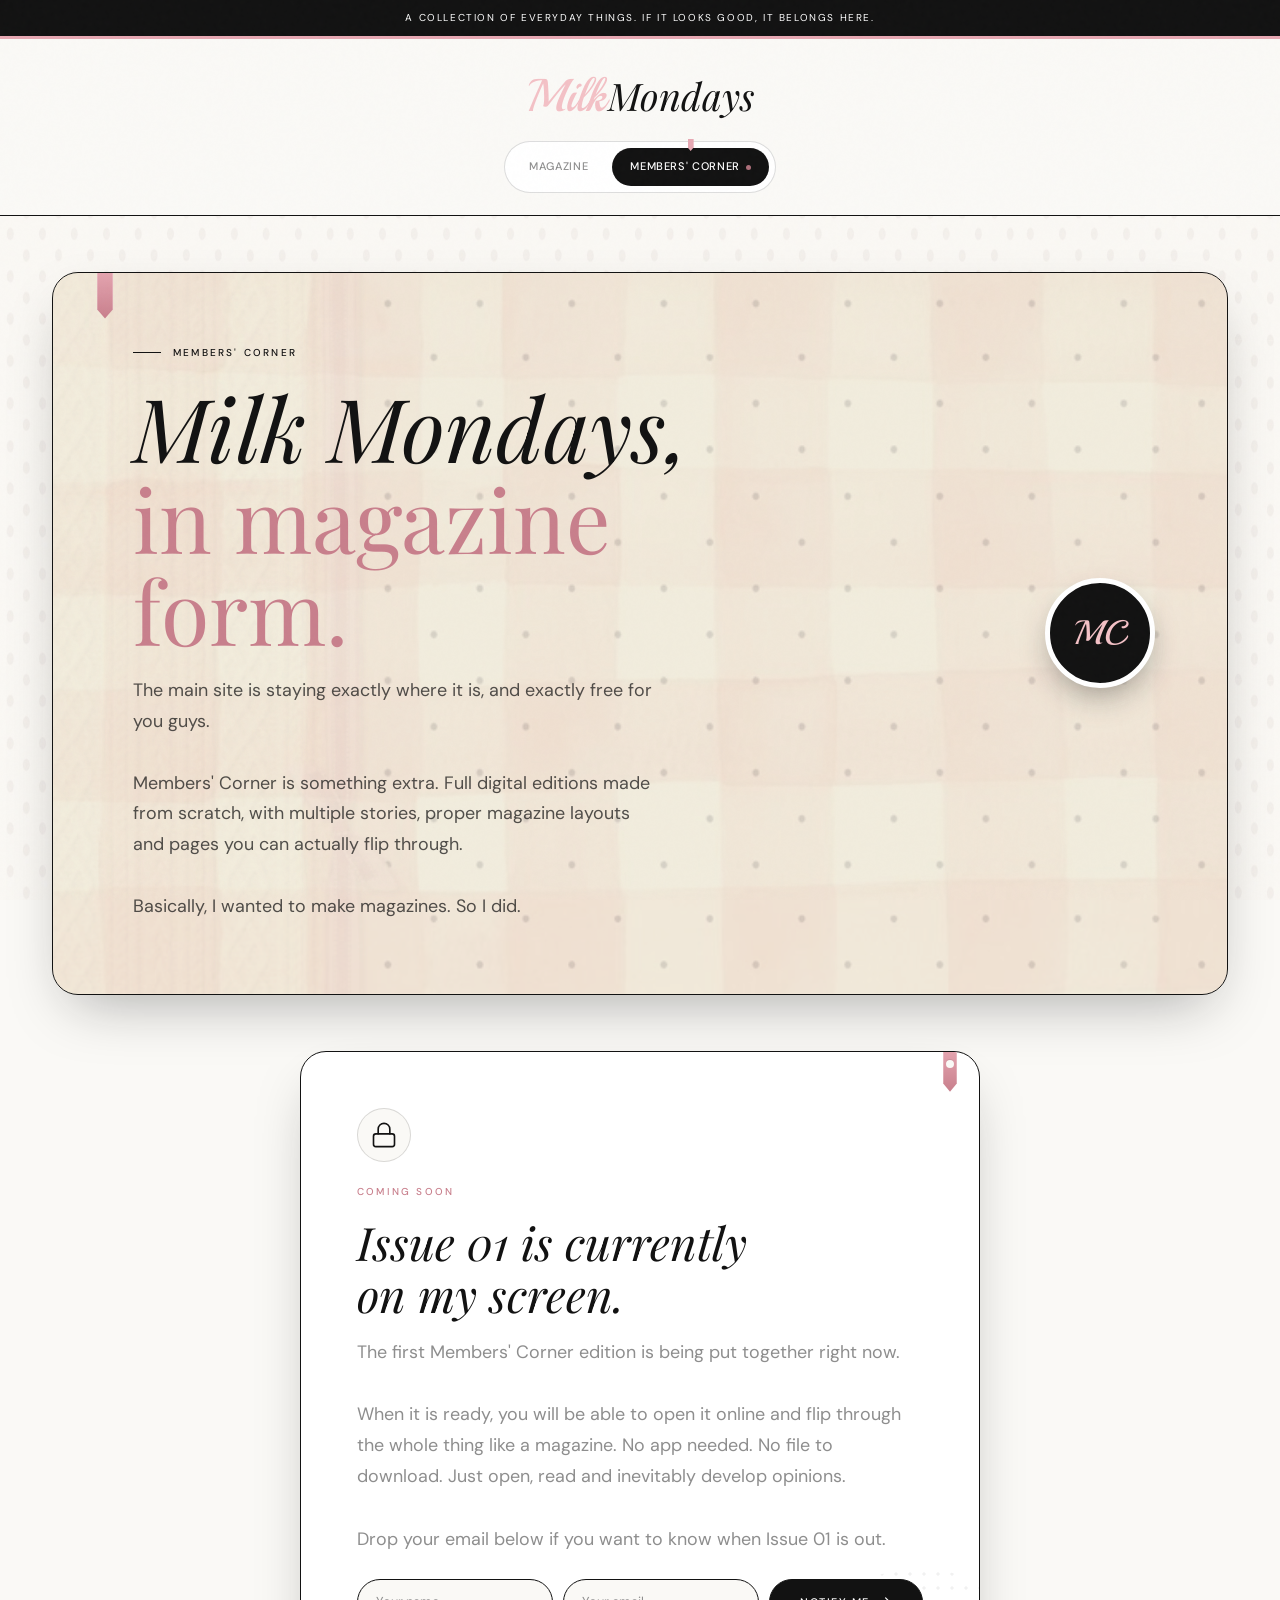
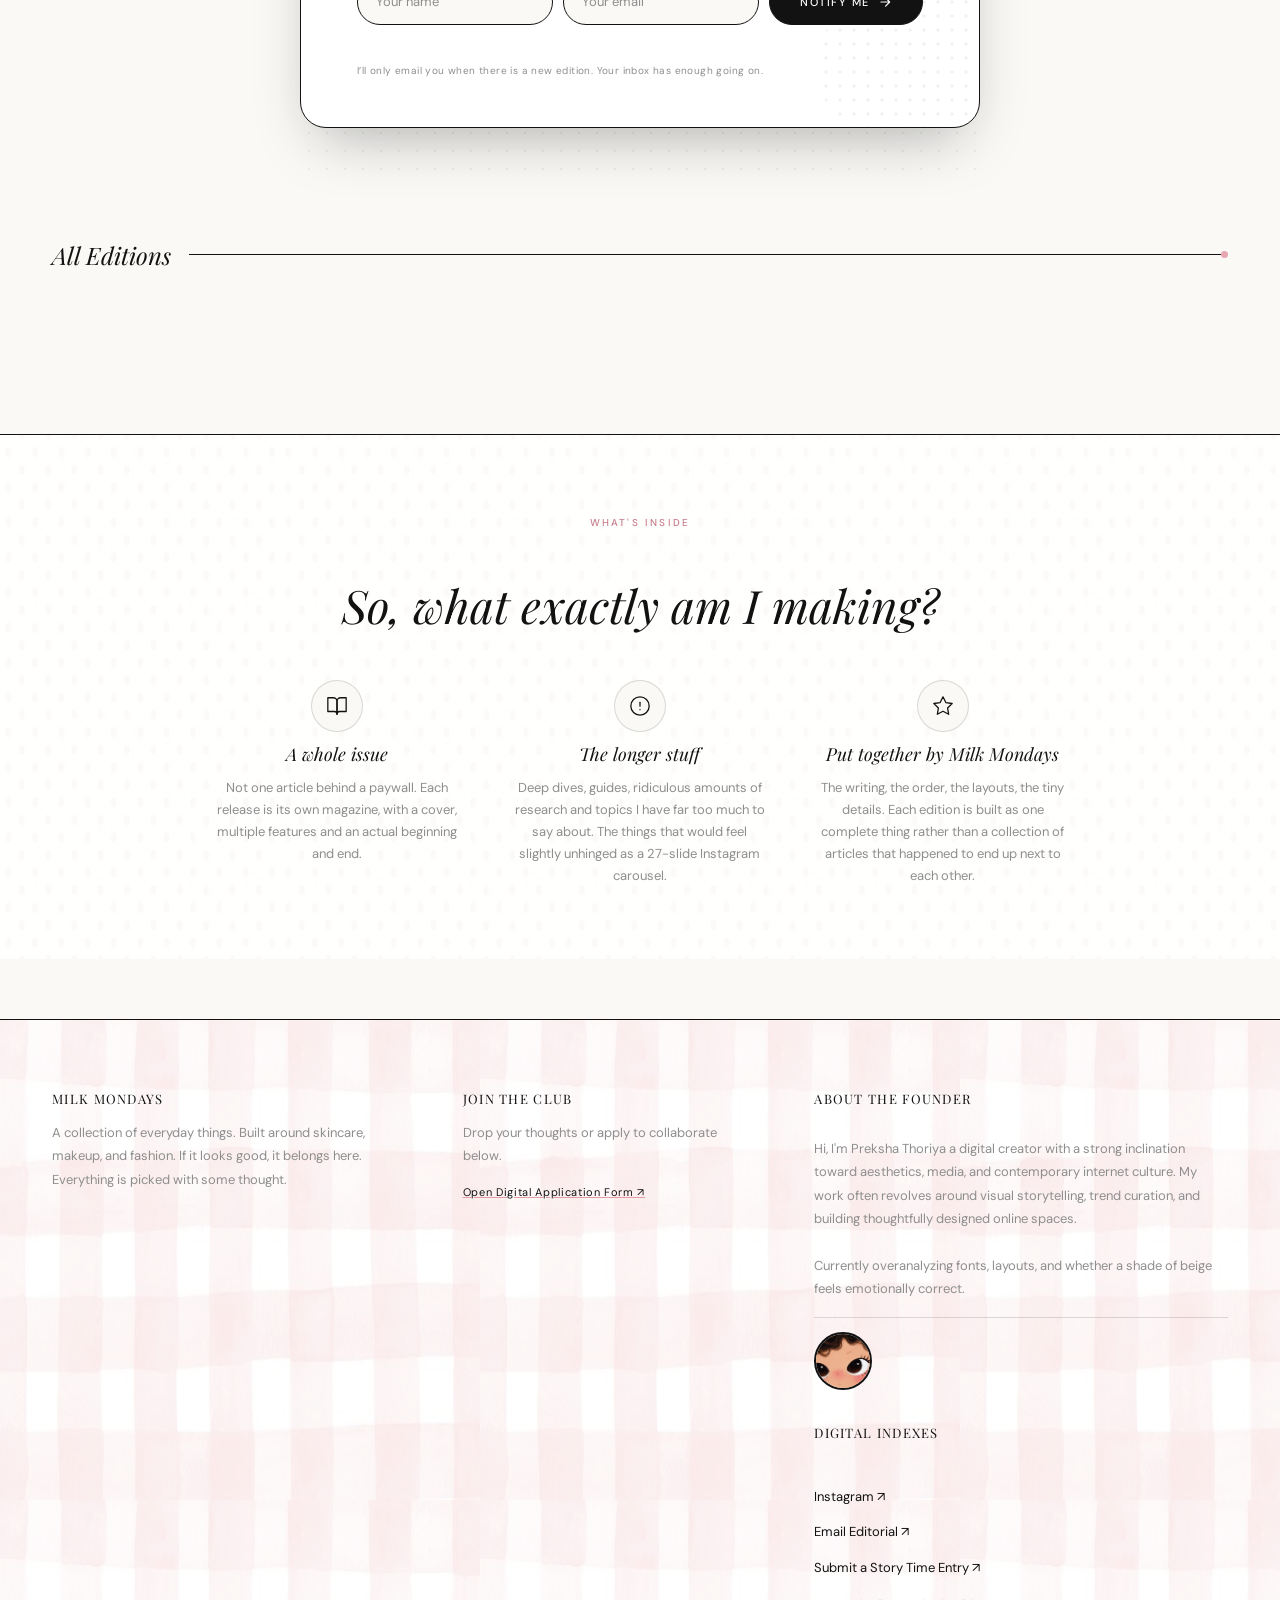
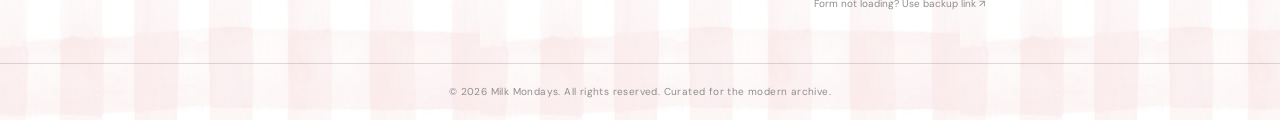
<file: members-corner.html>
<!DOCTYPE html>
<html lang="en">
<head>
    <meta charset="UTF-8">
    <meta name="viewport" content="width=device-width, initial-scale=1.0, viewport-fit=cover">
    <base href="/">
    <title>Members' Corner — Milk Mondays</title>
    <meta name="description" content="Members' Corner — exclusive long-form editions from Milk Mondays. Coming soon.">
    <meta name="robots" content="noindex, nofollow">

    <link rel="icon" type="image/png" sizes="32x32" href="/favicon-32x32.png">
    <link rel="icon" type="image/png" sizes="16x16" href="/favicon-16x16.png">
    <link rel="apple-touch-icon" sizes="180x180" href="/apple-touch-icon.png">
    <link rel="manifest" href="/site.webmanifest">

    <link rel="preconnect" href="https://fonts.googleapis.com">
    <link rel="preconnect" href="https://fonts.gstatic.com" crossorigin>
    <link href="https://fonts.googleapis.com/css2?family=Bodoni+Moda:wght@500&family=DM+Sans:ital,opsz,wght@0,9..40,300;0,9..40,400;0,9..40,500;1,9..40,300&family=Playfair+Display:ital,wght@0,400;0,700;1,400;1,700&family=Playball&display=swap" rel="stylesheet">

    <link rel="stylesheet" href="/styles.css">

    <!-- ── MEMBERS' CORNER: PAYWALL HOOK (future use) ─────────────────────
         When you integrate a payment provider:
         1. Add the provider's <script> tag here (e.g. Lemon Squeezy overlay)
         2. Set MM_MEMBERS_ENABLED = true in the <script> below
         3. The mc-locked sections will switch from display:none to visible
         4. The mc-coming-soon section will hide automatically
         All hooks are already wired — no HTML restructuring needed.
    ──────────────────────────────────────────────────────────────────────── -->
</head>
<body>

    <div class="grain" aria-hidden="true"></div>

    <!-- ── TOP BAR ── -->
    <div class="bar">A collection of everyday things. If it looks good, it belongs here.</div>

    <!-- ── HEADER (identical to magazine.html) ── -->
    <header class="site-header">
        <div class="logo-wrap">
            <a href="/" class="brand">
                <span class="m">Milk</span><span class="n">Mondays</span>
            </a>
        </div>
        <div class="nav-row">
            <nav class="nav" aria-label="Site navigation">
                <a href="/magazine" class="nav-btn">Magazine</a>
                <a href="/members-corner" class="nav-btn active mc-nav-btn" aria-current="page">Members' Corner</a>
            </nav>
        </div>
    </header>

    <!-- ════════════════════════════════════════════════════════════════════
         ── MEMBERS' CORNER HERO ──
         Sits above everything. Always visible — no gate, no paywall.
         Introduces the section and sets the editorial tone.
    ═══════════════════════════════════════════════════════════════════════ -->
    <section class="mc-hero" aria-label="Members' Corner introduction">
        <div class="mc-hero-inner">

            <!-- Ribbon bookmark decoration (reuses site motif) -->
            <span class="mc-hero-ribbon" aria-hidden="true"></span>

            <div class="mc-hero-copy">
                <p class="u-eyebrow mc-hero-eyebrow">
                    <span class="mc-hero-eyebrow-line" aria-hidden="true"></span>
                    Members' Corner
                </p>
                <h1 class="mc-hero-title">Milk Mondays,<br><em>in magazine form.</em></h1>
                <p class="mc-hero-sub">
                    The main site is staying exactly where it is, and exactly free for you guys.<br><br>Members' Corner is something extra. Full digital editions made from scratch, with multiple stories, proper magazine layouts and pages you can actually flip through.<br><br>Basically, I wanted to make magazines. So I did.
                </p>
            </div>

            <div class="mc-hero-badge" aria-hidden="true">
                <span class="mc-hero-badge-inner">MC</span>
            </div>

        </div>
    </section>

    <!-- ════════════════════════════════════════════════════════════════════
         ── COMING SOON STATE ──
         Shown right now because no editions are published yet.

         WHEN YOU'RE READY TO LAUNCH:
         Remove the mc-coming-soon section entirely (or set display:none),
         and uncomment / populate the mc-editions-grid section below.
    ═══════════════════════════════════════════════════════════════════════ -->
    <main class="mc-wrap" id="mc-main">

        <section class="mc-coming-soon" id="mc-coming-soon" aria-label="Coming soon">

            <div class="mc-cs-card">

                <!-- Decorative ribbon tab (site motif) -->
                <span class="ribbon-tab" aria-hidden="true"></span>

                <!-- Lock icon -->
                <div class="mc-cs-icon" aria-hidden="true">
                    <svg width="28" height="28" viewBox="0 0 24 24" fill="none" stroke="currentColor" stroke-width="1.4" stroke-linecap="round" stroke-linejoin="round">
                        <rect x="3" y="11" width="18" height="11" rx="2" ry="2"></rect>
                        <path d="M7 11V7a5 5 0 0 1 10 0v4"></path>
                    </svg>
                </div>

                <p class="u-eyebrow mc-cs-eyebrow">Coming Soon</p>
                <h2 class="mc-cs-title">Issue 01 is currently<br>on my screen.</h2>
                <p class="mc-cs-sub">
                    The first Members' Corner edition is being put together right now.<br><br>When it is ready, you will be able to open it online and flip through the whole thing like a magazine. No app needed. No file to download. Just open, read and inevitably develop opinions.<br><br>Drop your email below if you want to know when Issue 01 is out.
                </p>

                <!-- ── NOTIFY FORM ───────────────────────────────────────
                     Collects interest before payment is set up.
                     Replace the action URL with your own form handler,
                     or swap for a Brevo / Mailchimp embed when ready.
                     The form structure intentionally mirrors gate-form.html.

                     FUTURE HOOK: when payment is live, replace this form
                     with a "Browse Editions" button pointing to #mc-editions-grid.
                ─────────────────────────────────────────────────────────── -->
                <form class="mc-notify-form" id="mc-notify-form" novalidate>
                    <div class="mc-notify-fields">
                        <input
                            type="text"
                            id="mc-notify-name"
                            name="name"
                            class="mc-notify-input"
                            placeholder="Your name"
                            autocomplete="given-name"
                            required
                            minlength="2"
                            maxlength="60"
                        >
                        <input
                            type="email"
                            id="mc-notify-email"
                            name="email"
                            class="mc-notify-input"
                            placeholder="Your email"
                            autocomplete="email"
                            required
                        >
                        <button type="submit" class="btn btn-primary mc-notify-btn" id="mc-notify-submit">
                            Notify me
                            <svg width="14" height="14" viewBox="0 0 24 24" fill="none" stroke="currentColor" stroke-width="2" stroke-linecap="round" stroke-linejoin="round" aria-hidden="true"><path d="M5 12h14M13 5l7 7-7 7"/></svg>
                        </button>
                    </div>
                    <p class="mc-notify-msg" id="mc-notify-msg" role="alert" aria-live="polite"></p>
                    <p class="mc-notify-note">I’ll only email you when there is a new edition. Your inbox has enough going on.</p>
                </form>

            </div>

            <!-- Decorative dot grid (reuses site motif from category tiles) -->
            <div class="mc-cs-dots" aria-hidden="true"></div>

        </section>


        <!-- ════════════════════════════════════════════════════════════════
             ── EDITIONS GRID ──
             Hidden now. Populate and show this when you have magazines.

             HOW TO ADD AN EDITION:
             Copy one .mc-edition-card block, fill in the fields, done.
             The card is structured to support:
               - Page-flip iframe embed (mc-edition-embed)
               - OR external page-flip link (mc-edition-link)
               - Cover image fallback while embed loads
               - Free preview vs locked state
               - Future payment CTA hook (mc-edition-buy-btn)

             WHEN TO SHOW THIS:
             1. Remove "hidden" from the mc-editions-grid section below
             2. Remove or hide the mc-coming-soon section above
             3. Add your edition card(s) following the template
        ════════════════════════════════════════════════════════════════ -->
        <section class="mc-editions-grid hidden" id="mc-editions-grid" aria-label="Members' Corner editions">

            <div class="mc-editions-header">
                <div class="divider">
                    <span class="divider-label">All Editions</span>
                    <div class="divider-line"></div>
                </div>
            </div>

            <div class="mc-editions-list" id="mc-editions-list">

                <!--
                ════════════════════════════════════════════════════════
                EDITION CARD TEMPLATE — copy this block for each magazine
                ════════════════════════════════════════════════════════

                <article class="mc-edition-card" data-edition-id="UNIQUE-ID-HERE">

                    <span class="ribbon-tab" aria-hidden="true"></span>

                    ── COVER IMAGE (always visible, free) ──
                    <div class="mc-edition-cover-wrap">
                        <img
                            src="URL-TO-COVER-IMAGE"
                            alt="EDITION TITLE cover"
                            class="mc-edition-cover"
                            loading="lazy"
                        >
                        ── Lock badge: shown on locked editions only ──
                        <span class="mc-edition-lock" aria-label="Locked edition">
                            <svg width="13" height="13" viewBox="0 0 24 24" fill="none" stroke="currentColor" stroke-width="2" stroke-linecap="round" stroke-linejoin="round"><rect x="3" y="11" width="18" height="11" rx="2"/><path d="M7 11V7a5 5 0 0 1 10 0v4"/></svg>
                        </span>
                    </div>

                    <div class="mc-edition-body">
                        <p class="mc-edition-issue">Issue 01 · January 2027</p>
                        <h3 class="mc-edition-title">EDITION TITLE HERE</h3>
                        <p class="mc-edition-desc">A short 1–2 sentence description of what this edition covers. Keep it editorial and specific.</p>

                        ── PREVIEW BADGE (free teaser) ──
                        <p class="mc-edition-preview-note">Free preview: first 3 pages open to all.</p>

                        ── ACTION ROW ──
                        <div class="mc-edition-actions">

                            ── OPTION A: embedded page-flip reader (Heyzine, FlipHTML5, etc.)
                               Set data-embed-url to your embed URL.
                               The reader opens in an overlay on the same page.
                            ──
                            <button
                                class="btn btn-outline mc-edition-read-btn"
                                data-embed-url="https://YOUR-FLIPBOOK-EMBED-URL"
                                aria-label="Read preview of EDITION TITLE"
                            >
                                Read Preview
                            </button>

                            ── OPTION B: direct link to hosted page-flip
                               Use this if your flip tool gives a standalone URL.
                               Replace OPTION A button with this one instead.
                            ──
                            <a
                                href="https://YOUR-FLIPBOOK-DIRECT-URL"
                                target="_blank"
                                rel="noopener"
                                class="btn btn-outline mc-edition-read-btn"
                            >
                                Read Preview ↗
                            </a>

                            ── BUY / UNLOCK BUTTON ──
                            ── PAYMENT HOOK: when your payment provider is ready,
                               wire this button to open the checkout flow.
                               The data-edition-id and data-price attributes
                               are available to the payment handler via JS.
                            ──
                            <button
                                class="btn btn-primary mc-edition-buy-btn"
                                data-edition-id="UNIQUE-ID-HERE"
                                data-price="3.99"
                                data-currency="USD"
                                aria-label="Unlock full edition of EDITION TITLE for $3.99"
                            >
                                Unlock — $3.99
                                <svg width="14" height="14" viewBox="0 0 24 24" fill="none" stroke="currentColor" stroke-width="2" stroke-linecap="round" stroke-linejoin="round" aria-hidden="true"><path d="M5 12h14M13 5l7 7-7 7"/></svg>
                            </button>

                        </div>
                    </div>

                </article>

                END TEMPLATE
                ════════════════════════════════════════════════════════
                -->

            </div>

        </section>


        <!-- ════════════════════════════════════════════════════════════════
             ── PAGE-FLIP READER OVERLAY ──
             Opens when a reader clicks "Read Preview" on an edition card.
             The iframe src is set dynamically by mc-app.js.
             Works with any embed URL (Heyzine, FlipHTML5, Issuu, Flipsnack).

             PAYMENT HOOK: to show full edition vs preview only, pass
             the access token as a URL param to your embed URL in mc-app.js.
        ════════════════════════════════════════════════════════════════ -->
        <div class="mc-reader-overlay hidden" id="mc-reader-overlay" role="dialog" aria-modal="true" aria-label="Edition reader">
            <div class="mc-reader-panel" id="mc-reader-panel">

                <div class="mc-reader-topbar">
                    <span class="mc-reader-title-label" id="mc-reader-title-label">Reading edition</span>
                    <button class="mc-reader-close" id="mc-reader-close" aria-label="Close reader">
                        <svg width="18" height="18" viewBox="0 0 24 24" fill="none" stroke="currentColor" stroke-width="1.5" stroke-linecap="round">
                            <line x1="18" y1="6" x2="6" y2="18"/>
                            <line x1="6" y1="6" x2="18" y2="18"/>
                        </svg>
                    </button>
                </div>

                <!-- The iframe that hosts the page-flip embed -->
                <iframe
                    id="mc-reader-iframe"
                    class="mc-reader-iframe"
                    src="about:blank"
                    title="Magazine edition reader"
                    allowfullscreen
                    loading="lazy"
                    sandbox="allow-scripts allow-same-origin allow-popups allow-forms"
                ></iframe>

                <!-- Shown while iframe loads -->
                <div class="mc-reader-loading" id="mc-reader-loading" aria-live="polite">
                    <div class="load-dots">
                        <span></span><span></span><span></span>
                    </div>
                    <p>Opening edition…</p>
                </div>

            </div>
        </div>

    </main>


    <!-- ── WHAT'S INSIDE STRIP ────────────────────────────────────────────
         Always visible. Gives non-members a sense of what they're getting.
         Edit the three items freely — no code structure change needed.
    ────────────────────────────────────────────────────────────────────── -->
    <section class="mc-value-strip" aria-label="What Members' Corner includes">
        <div class="mc-value-inner">

            <p class="u-eyebrow mc-value-eyebrow">What's inside</p>
            <h2 class="mc-value-heading">So, what exactly am I making?</h2>

            <div class="mc-value-grid">

                <div class="mc-value-item">
                    <div class="mc-value-icon" aria-hidden="true">
                        <svg width="22" height="22" viewBox="0 0 24 24" fill="none" stroke="currentColor" stroke-width="1.4" stroke-linecap="round" stroke-linejoin="round">
                            <path d="M2 3h6a4 4 0 0 1 4 4v14a3 3 0 0 0-3-3H2z"></path>
                            <path d="M22 3h-6a4 4 0 0 0-4 4v14a3 3 0 0 1 3-3h7z"></path>
                        </svg>
                    </div>
                    <h3 class="mc-value-item-title">A whole issue</h3>
                    <p class="mc-value-item-desc">Not one article behind a paywall. Each release is its own magazine, with a cover, multiple features and an actual beginning and end.</p>
                </div>

                <div class="mc-value-item">
                    <div class="mc-value-icon" aria-hidden="true">
                        <svg width="22" height="22" viewBox="0 0 24 24" fill="none" stroke="currentColor" stroke-width="1.4" stroke-linecap="round" stroke-linejoin="round">
                            <circle cx="12" cy="12" r="10"></circle>
                            <line x1="12" y1="8" x2="12" y2="12"></line>
                            <line x1="12" y1="16" x2="12.01" y2="16"></line>
                        </svg>
                    </div>
                    <h3 class="mc-value-item-title">The longer stuff</h3>
                    <p class="mc-value-item-desc">Deep dives, guides, ridiculous amounts of research and topics I have far too much to say about. The things that would feel slightly unhinged as a 27-slide Instagram carousel.</p>
                </div>

                <div class="mc-value-item">
                    <div class="mc-value-icon" aria-hidden="true">
                        <svg width="22" height="22" viewBox="0 0 24 24" fill="none" stroke="currentColor" stroke-width="1.4" stroke-linecap="round" stroke-linejoin="round">
                            <polygon points="12 2 15.09 8.26 22 9.27 17 14.14 18.18 21.02 12 17.77 5.82 21.02 7 14.14 2 9.27 8.91 8.26 12 2"></polygon>
                        </svg>
                    </div>
                    <h3 class="mc-value-item-title">Put together by Milk Mondays</h3>
                    <p class="mc-value-item-desc">The writing, the order, the layouts, the tiny details. Each edition is built as one complete thing rather than a collection of articles that happened to end up next to each other.</p>
                </div>

            </div>
        </div>
    </section>


    <!-- ── FOOTER (identical to magazine.html) ── -->
    <footer class="site-footer">
        <div class="footer-grid">
            <div>
                <h4 class="footer-heading">Milk Mondays</h4>
                <p class="footer-blurb">A collection of everyday things. Built around skincare, makeup, and fashion. If it looks good, it belongs here. Everything is picked with some thought.</p>
            </div>
            <div>
                <h4 class="footer-heading">Join The Club</h4>
                <p class="footer-sub">Drop your thoughts or apply to collaborate below.</p>
                <a href="https://forms.gle/xEZQGAnCKHLkUvFTA" target="_blank" rel="noopener" class="footer-cta">Open Digital Application Form ↗</a>
            </div>
            <div class="founder-box">
                <h4 class="footer-heading">About The Founder</h4>
                <p class="footer-text">
                    Hi, I'm Preksha Thoriya a digital creator with a strong inclination toward aesthetics, media, and contemporary internet culture.
                    My work often revolves around visual storytelling, trend curation, and building thoughtfully designed online spaces.
                    <br><br>
                    Currently overanalyzing fonts, layouts, and whether a shade of beige feels emotionally correct.
                </p>
                <div class="mascot-corner">
                    <span class="mascot-avatar">
                        <img src="/eyes.jpg" alt="Milk Mondays illustrated mascot" loading="lazy">
                    </span>
                </div>
                <h4 class="footer-heading" style="margin-top: 20px;">Digital Indexes</h4>
                <ul class="footer-social-list">
                    <li><a href="https://www.instagram.com/milkmondayss/" target="_blank" rel="noopener">Instagram ↗</a></li>
                    <li><a href="mailto:milkmondaysbiz@gmail.com">Email Editorial ↗</a></li>
                    <li><a href="https://docs.google.com/forms/d/e/1FAIpQLSeJXuNUvNWlvlJMZzQz0Re5Kmu2Ew5G_2smDMUnfhYkmn0gTw/viewform?usp=publish-editor" target="_blank" rel="noopener">Submit a Story Time Entry ↗</a></li>
                    <li class="footer-fallback-link"><a href="https://forms.gle/ag7ZiZ99ivKEaoqaA" target="_blank" rel="noopener">Form not loading? Use backup link ↗</a></li>
                </ul>
            </div>
        </div>
        <div class="footer-bar">&copy; 2026 Milk Mondays. All rights reserved. Curated for the modern archive.</div>
    </footer>


    <!-- ════════════════════════════════════════════════════════════════════
         mc-app.js handles:
           - Notify form submission (currently wired to a no-op / mailto fallback)
           - Edition card "Read Preview" → opens mc-reader-overlay with iframe
           - Reader overlay close button
           - Edition card "Unlock" button → PAYMENT HOOK (currently logs to console)

         PAYMENT INTEGRATION POINT:
         When you choose a payment provider, edit mc-app.js only.
         No HTML changes needed. The hook is: function mcHandlePurchase(editionId, price, currency)
    ════════════════════════════════════════════════════════════════════ -->
    <script src="/mc-app.js"></script>

</body>
</html>
</file>
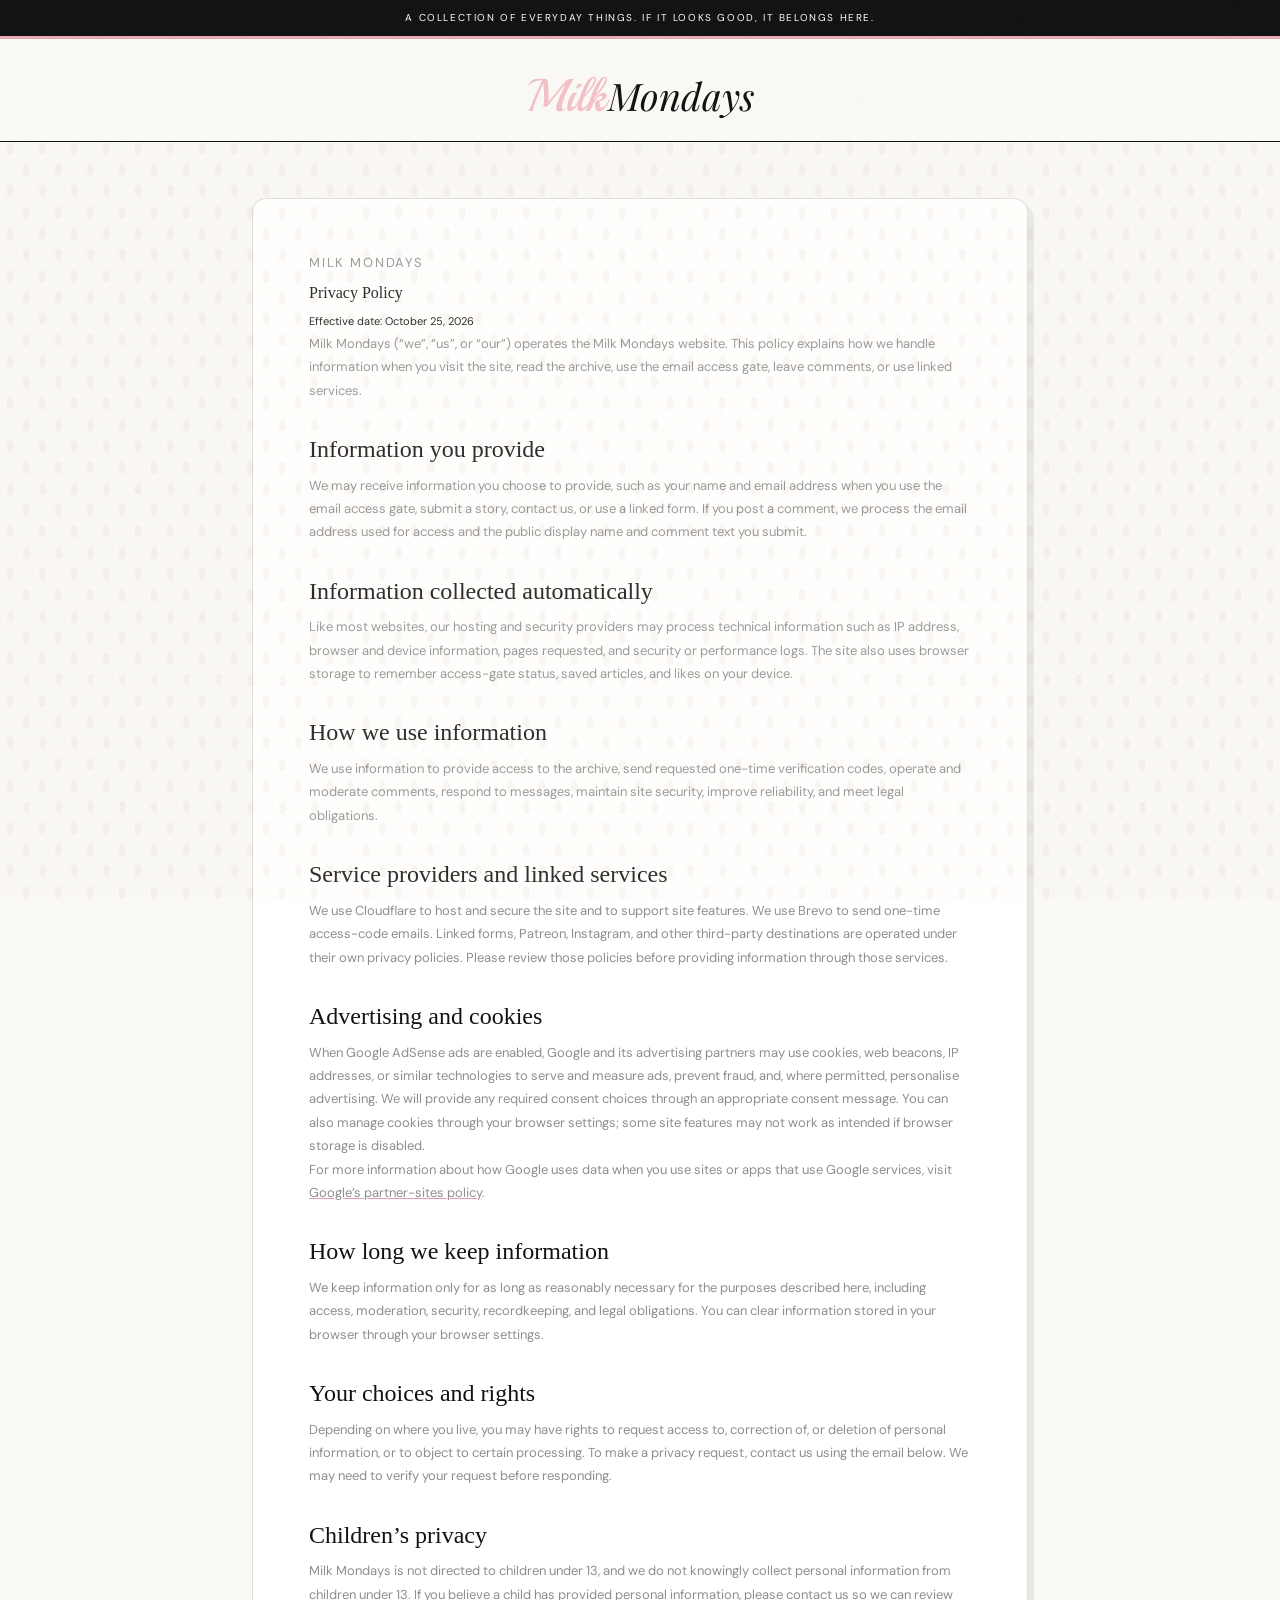
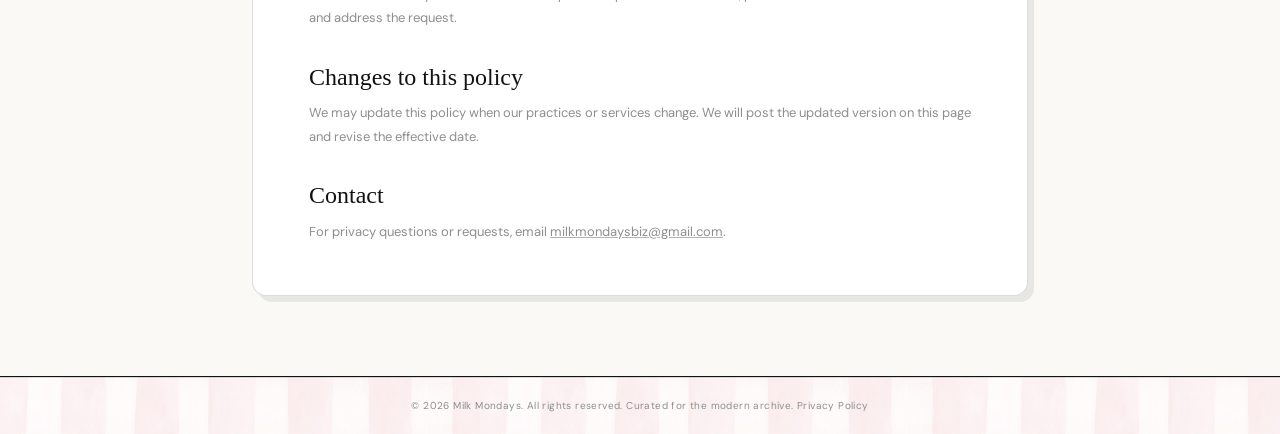
<file: privacy-policy.html>
<!DOCTYPE html>
<html lang="en">
<head>
    <meta charset="UTF-8">
    <meta name="viewport" content="width=device-width, initial-scale=1.0">
    <title>Privacy Policy — Milk Mondays</title>
    <meta name="description" content="Milk Mondays privacy policy.">
    <meta name="robots" content="noindex, follow">
    <link rel="canonical" href="https://milkmondays-magazine.pages.dev/privacy-policy">
    <link rel="icon" type="image/png" sizes="32x32" href="/favicon-32x32.png">
    <link rel="icon" type="image/png" sizes="16x16" href="/favicon-16x16.png">
    <link rel="apple-touch-icon" sizes="180x180" href="/apple-touch-icon.png">
    <link rel="manifest" href="/site.webmanifest">
    <link rel="preconnect" href="https://fonts.googleapis.com">
    <link rel="preconnect" href="https://fonts.gstatic.com" crossorigin>
    <link href="https://fonts.googleapis.com/css2?family=DM+Sans:ital,opsz,wght@0,9..40,300;0,9..40,400;0,9..40,500;1,9..40,300&family=Playfair+Display:ital,wght@0,400;0,700;1,400;1,700&family=Playball&display=swap" rel="stylesheet">
    <link rel="stylesheet" href="/styles.css">
</head>
<body>
    <div class="grain" aria-hidden="true"></div>
    <div class="bar">A collection of everyday things. If it looks good, it belongs here.</div>

    <header class="site-header">
        <div class="logo-wrap">
            <a href="/" class="brand"><span class="m">Milk</span><span class="n">Mondays</span></a>
        </div>
    </header>

    <main class="policy-wrap">
        <article class="policy-card">
            <p class="policy-kicker">Milk Mondays</p>
            <h1>Privacy Policy</h1>
            <p class="policy-effective">Effective date: October 25, 2026</p>

            <p>Milk Mondays (“we”, “us”, or “our”) operates the Milk Mondays website. This policy explains how we handle information when you visit the site, read the archive, use the email access gate, leave comments, or use linked services.</p>

            <h2>Information you provide</h2>
            <p>We may receive information you choose to provide, such as your name and email address when you use the email access gate, submit a story, contact us, or use a linked form. If you post a comment, we process the email address used for access and the public display name and comment text you submit.</p>

            <h2>Information collected automatically</h2>
            <p>Like most websites, our hosting and security providers may process technical information such as IP address, browser and device information, pages requested, and security or performance logs. The site also uses browser storage to remember access-gate status, saved articles, and likes on your device.</p>

            <h2>How we use information</h2>
            <p>We use information to provide access to the archive, send requested one-time verification codes, operate and moderate comments, respond to messages, maintain site security, improve reliability, and meet legal obligations.</p>

            <h2>Service providers and linked services</h2>
            <p>We use Cloudflare to host and secure the site and to support site features. We use Brevo to send one-time access-code emails. Linked forms, Patreon, Instagram, and other third-party destinations are operated under their own privacy policies. Please review those policies before providing information through those services.</p>

            <h2>Advertising and cookies</h2>
            <p>When Google AdSense ads are enabled, Google and its advertising partners may use cookies, web beacons, IP addresses, or similar technologies to serve and measure ads, prevent fraud, and, where permitted, personalise advertising. We will provide any required consent choices through an appropriate consent message. You can also manage cookies through your browser settings; some site features may not work as intended if browser storage is disabled.</p>
            <p>For more information about how Google uses data when you use sites or apps that use Google services, visit <a href="https://policies.google.com/technologies/partner-sites" target="_blank" rel="noopener">Google’s partner-sites policy</a>.</p>

            <h2>How long we keep information</h2>
            <p>We keep information only for as long as reasonably necessary for the purposes described here, including access, moderation, security, recordkeeping, and legal obligations. You can clear information stored in your browser through your browser settings.</p>

            <h2>Your choices and rights</h2>
            <p>Depending on where you live, you may have rights to request access to, correction of, or deletion of personal information, or to object to certain processing. To make a privacy request, contact us using the email below. We may need to verify your request before responding.</p>

            <h2>Children’s privacy</h2>
            <p>Milk Mondays is not directed to children under 13, and we do not knowingly collect personal information from children under 13. If you believe a child has provided personal information, please contact us so we can review and address the request.</p>

            <h2>Changes to this policy</h2>
            <p>We may update this policy when our practices or services change. We will post the updated version on this page and revise the effective date.</p>

            <h2>Contact</h2>
            <p>For privacy questions or requests, email <a href="mailto:milkmondaysbiz@gmail.com">milkmondaysbiz@gmail.com</a>.</p>
        </article>
    </main>

    <footer class="site-footer">
        <div class="footer-bar">&copy; 2026 Milk Mondays. All rights reserved. Curated for the modern archive. <a href="/privacy-policy">Privacy Policy</a></div>
    </footer>
</body>
</html>
</file>
<file: styles.css>
/* ============================================================================
   MILK MONDAYS â€” MASTER STYLESHEET
   A collection of everyday things. If it looks good, it belongs here.
   ----------------------------------------------------------------------------
   Palette stays exactly as it was (pink / cream / black / grey / red).
   The only additions are tones lifted directly from the two reference
   images: the cream-knit + pink-ribbon texture, and the illustrated
   mascot's blush + lily-flower pink. Typography is untouched: Playfair
   Display (display serif), DM Sans (body/UI sans), Playball (wordmark).

   TABLE OF CONTENTS
   01. Custom properties & tokens
   02. Reset & base
   03. Utility classes
   04. Grain overlay & shared texture helpers
   05. Buttons
   06. Top bar
   07. Site header & navigation
   08. Mobile navigation
   09. Cover / landing hero  (index.html)
   10. Category grid + ribbon-tab signature (index.html)
   11. Mascot / illustration corner + credit tag
   12. Section dividers & active-category indicator
   13. Skeleton loaders
   14. Fetch-error & empty states
   15. Magazine hero grid (magazine.html)
   16. Article cards + posts grid
   17. Tags & category dots
   18. Save button
   19. Article modal / reader
   20. Reader body typography
   21. Actions bar (like / share / save)
   22. Footer
   23. Back-to-top button
   24. Floating "Share Your Story" CTA
   25. Animations & keyframes
   26. Focus, selection, scrollbar
   27. Responsive breakpoints
   28. Reduced motion & print
============================================================================ */


/* ============================================================================
   01. CUSTOM PROPERTIES & TOKENS
============================================================================ */
:root {

    /* ---- Core palette (unchanged from the original site) ---- */
    --pink:        #F3C1C6;
    --pink-deep:   #E39CA4;
    --black:       #121212;
    --cream:       #FAF9F6;
    --grey:        #8E8E8E;
    --red:         #C0392B;
    --white:       #FFFFFF;

    /* ---- Extended tones, lifted from the two reference images ----
       dots.jpg  -> cream cable-knit + dusty pink grosgrain ribbon
       eyes.jpg  -> warm illustrated skin, blush cheeks, lily-pink bloom */
    --knit:        #EDE6D3;   /* cable knit cream            */
    --knit-deep:   #DDD0AF;   /* shadow inside the knit cable */
    --ribbon:      #E7A8B3;   /* grosgrain ribbon             */
    --ribbon-deep: #C87F8C;   /* ribbon in shadow / bow knot  */
    --blush:       #F0A8A6;   /* illustrated cheek blush      */
    --lily:        #ED9FC0;   /* lily petal pink               */
    --ink:         #1B1A1E;   /* near-black, warmer than pure black, used sparingly for depth */
    --paper-dot:   #201F23;   /* the little polka dots on dots.jpg */

    /* ---- Category accents (all sampled from the palette above,
       nothing foreign introduced) ---- */
    --cat-skincare:     var(--blush);
    --cat-fashion:      var(--ribbon-deep);
    --cat-pop-culture:  var(--lily);
    --cat-archives:     var(--knit-deep);
    --cat-story-time:   var(--pink-deep);
    --cat-saved:        var(--grey);
    --cat-all:          var(--black);

/* ---- Typography ---- */
--serif: 'Playfair Display', Georgia, serif;
--sans:  'DM Sans', -apple-system, BlinkMacSystemFont, sans-serif;
--logo:  'Playball', cursive;
--article-title: 'Bodoni Moda', Didot, 'Times New Roman', serif;

    /* ---- Type scale (fluid, clamps between mobile & desktop) ---- */
    --fs-xxs:  10px;
    --fs-xs:   11px;
    --fs-sm:   13px;
    --fs-base: 15px;
    --fs-md:   clamp(16px, 1.4vw, 18px);
    --fs-lg:   clamp(20px, 2vw, 24px);
    --fs-xl:   clamp(26px, 3vw, 34px);
    --fs-2xl:  clamp(32px, 4vw, 46px);
    --fs-3xl:  clamp(40px, 5.5vw, 64px);
    --fs-4xl:  clamp(52px, 7vw, 88px);

    /* ---- Spacing scale ---- */
    --sp-1:  4px;
    --sp-2:  8px;
    --sp-3:  12px;
    --sp-4:  16px;
    --sp-5:  20px;
    --sp-6:  28px;
    --sp-7:  36px;
    --sp-8:  48px;
    --sp-9:  64px;
    --sp-10: 80px;
    --sp-11: 100px;
    --sp-12: 140px;

    /* ---- Radii / borders / shadow ---- */
    --radius-sm: 6px;
    --radius-md: 14px;
    --radius-lg: 26px;
    --radius-full: 999px;
    --border: rgba(18,18,18,0.14);
    --border-strong: var(--black);
    --shadow-card: 6px 6px 0 rgba(18,18,18,0.08);
    --shadow-card-hover: 9px 9px 0 rgba(18,18,18,0.12);
    --shadow-lift: 0 24px 60px -20px rgba(18,18,18,0.35);

    /* ---- Motion ---- */
    --ease: cubic-bezier(0.22, 1, 0.36, 1);
    --dur-fast: 0.18s;
    --dur-med:  0.32s;
    --dur-slow: 0.6s;
}


/* ============================================================================
   02. RESET & BASE
============================================================================ */
*, *::before, *::after {
    margin: 0;
    padding: 0;
    box-sizing: border-box;
}

html {
    scroll-behavior: smooth;
    -webkit-text-size-adjust: 100%;
}

body {
    background: var(--cream);
    font-family: var(--sans);
    color: var(--black);
    line-height: 1.6;
    min-height: 100vh;
    -webkit-font-smoothing: antialiased;
    -moz-osx-font-smoothing: grayscale;
    overflow-x: hidden;
}

img { max-width: 100%; display: block; }

a {
    color: inherit;
    text-decoration: none;
}

button {
    font-family: inherit;
    background: none;
    border: none;
    cursor: pointer;
    color: inherit;
}

ul, ol { list-style: none; }

h1, h2, h3, h4, h5, h6 {
    font-family: var(--serif);
    font-weight: 400;
    line-height: 1.15;
}

p { margin: 0; }

svg { display: block; }

/* ============================================================================
   03. UTILITY CLASSES
============================================================================ */
.u-container {
    max-width: 1240px;
    margin: 0 auto;
    padding: 0 32px;
}

.u-eyebrow {
    font-size: var(--fs-xxs);
    letter-spacing: 0.22em;
    text-transform: uppercase;
    color: var(--grey);
    font-weight: 500;
}

.u-serif-italic {
    font-family: var(--serif);
    font-style: italic;
}

.u-sr-only {
    position: absolute;
    width: 1px; height: 1px;
    overflow: hidden;
    clip: rect(0,0,0,0);
    white-space: nowrap;
}

.u-hidden { display: none !important; }

.u-flex-between {
    display: flex;
    align-items: center;
    justify-content: space-between;
}

/* ============================================================================
   04. GRAIN OVERLAY & SHARED TEXTURE HELPERS
============================================================================ */
.grain {
    position: fixed;
    inset: 0;
    background: url("data:image/svg+xml,%3Csvg viewBox='0 0 200 200' xmlns='http://www.w3.org/2000/svg'%3E%3Cfilter id='n'%3E%3CfeTurbulence type='fractalNoise' baseFrequency='0.8' numOctaves='3' stitchTiles='stitch'/%3E%3C/filter%3E%3Crect width='100%25' height='100%25' filter='url(%23n)' opacity='0.015'/%3E%3C/svg%3E");
    pointer-events: none;
    z-index: 9999;
}

/* A recurring "dotted paper" texture, sampled from dots.jpg, used as a
   lightweight CSS pattern so it can tint any section without loading
   the photo itself. The real photo is reserved for the cover hero and
   the ribbon-tab corners. */
.tex-dots {
    background-image: radial-gradient(var(--ink) 1px, transparent 1.6px);
    background-size: 22px 22px;
    background-position: 0 0;
    opacity: 0.05;
}

/* Grosgrain "ribbon tab" â€” the signature motif borrowed from dots.jpg.
   A thin vertical ribbon with a stitched edge and a small knotted bow,
   used as a corner tag on cards, tiles and the nav's active state. */
.ribbon-tab {
    position: absolute;
    top: -6px;
    right: 22px;
    width: 14px;
    height: 46px;
    background: linear-gradient(180deg, var(--ribbon) 0%, var(--ribbon-deep) 100%);
    clip-path: polygon(0 0, 100% 0, 100% 82%, 50% 100%, 0 82%);
    box-shadow: inset 0 0 0 1px rgba(255,255,255,0.25);
    z-index: 2;
    transition: transform var(--dur-med) var(--ease);
}

.ribbon-tab::after {
    content: '';
    position: absolute;
    left: 50%;
    top: 14px;
    width: 8px;
    height: 8px;
    background: var(--cream);
    border-radius: 50%;
    transform: translateX(-50%);
    box-shadow: 0 -1px 0 rgba(0,0,0,0.08);
}


/* ============================================================================
   05. BUTTONS
============================================================================ */
.btn {
    display: inline-flex;
    align-items: center;
    justify-content: center;
    gap: 8px;
    font-family: var(--sans);
    font-size: var(--fs-xs);
    font-weight: 500;
    letter-spacing: 0.14em;
    text-transform: uppercase;
    padding: 15px 30px;
    border-radius: var(--radius-full);
    border: 1px solid var(--black);
    transition: background var(--dur-fast) var(--ease),
                color var(--dur-fast) var(--ease),
                transform var(--dur-fast) var(--ease),
                box-shadow var(--dur-fast) var(--ease);
    white-space: nowrap;
}

.btn-primary {
    background: var(--black);
    color: var(--white);
}
.btn-primary:hover {
    background: var(--ink);
    transform: translateY(-2px);
    box-shadow: 0 10px 22px -8px rgba(18,18,18,0.45);
}

.btn-outline {
    background: transparent;
    color: var(--black);
}
.btn-outline:hover {
    background: var(--black);
    color: var(--white);
}

.btn-pink {
    background: var(--pink);
    border-color: var(--pink);
    color: var(--black);
}
.btn-pink:hover {
    background: var(--pink-deep);
    border-color: var(--pink-deep);
    transform: translateY(-2px);
}

.btn-ghost {
    border-color: transparent;
    padding: 10px 4px;
}
.btn-ghost:hover { color: var(--pink-deep); }

.btn:active { transform: translateY(0) scale(0.98); }


/* ============================================================================
   06. TOP BAR
============================================================================ */
.bar {
    background: var(--black);
    color: #fff;
    font-size: var(--fs-xxs);
    letter-spacing: 0.16em;
    text-align: center;
    padding: 10px 20px;
    text-transform: uppercase;
    border-bottom: 3px solid var(--ribbon);
    position: relative;
}


/* ============================================================================
   07. SITE HEADER & NAVIGATION
============================================================================ */
.site-header {
    display: flex;
    flex-direction: column;
    align-items: center;
    gap: 22px;
    padding: 34px 20px 22px;
    border-bottom: 1px solid var(--black);
    background: var(--cream);
    position: relative;
    z-index: 50;
}

.logo-wrap { display: flex; justify-content: center; }

.brand {
    font-family: var(--logo);
    font-size: 46px;
    line-height: 1;
    display: inline-flex;
    align-items: baseline;
    gap: 2px;
}

.brand .m { color: var(--pink); }

.brand .n {
    font-family: var(--serif);
    font-size: 38px;
    font-style: italic;
    color: var(--black);
}

.nav {
    display: flex;
    flex-wrap: wrap;
    justify-content: center;
    gap: 6px;
    padding: 6px;
    background: var(--white);
    border: 1px solid var(--border);
    border-radius: var(--radius-full);
}

.nav-btn {
    position: relative;
    font-size: var(--fs-xs);
    font-weight: 500;
    letter-spacing: 0.06em;
    text-transform: uppercase;
    padding: 10px 18px;
    border-radius: var(--radius-full);
    color: var(--grey);
    transition: color var(--dur-fast) var(--ease), background var(--dur-fast) var(--ease);
}

.nav-btn:hover { color: var(--black); }

.nav-btn.active {
    background: var(--black);
    color: var(--white);
}

/* Little ribbon flag that flutters above whichever nav item is active â€”
   the same grosgrain motif as the ribbon-tab, scaled down. */
.nav-btn.active::before {
    content: '';
    position: absolute;
    top: -9px;
    left: 50%;
    width: 6px;
    height: 12px;
    background: var(--ribbon);
    clip-path: polygon(0 0, 100% 0, 100% 70%, 50% 100%, 0 70%);
    transform: translateX(-50%);
}

/* Category-colour dot preceding each nav label, sampled from the
   category accent tokens declared in section 01. */
.nav-btn[data-category="skincare"]::after,
.nav-btn[data-category="fashion"]::after,
.nav-btn[data-category="pop-culture"]::after,
.nav-btn[data-category="archives"]::after,
.nav-btn[data-category="story-time"]::after {
    content: '';
    display: inline-block;
    width: 5px;
    height: 5px;
    border-radius: 50%;
    margin-left: 6px;
    vertical-align: middle;
    opacity: 0.85;
}
.nav-btn[data-category="skincare"]::after    { background: var(--cat-skincare); }
.nav-btn[data-category="fashion"]::after     { background: var(--cat-fashion); }
.nav-btn[data-category="pop-culture"]::after { background: var(--cat-pop-culture); }
.nav-btn[data-category="archives"]::after    { background: var(--cat-archives); }
.nav-btn[data-category="story-time"]::after  { background: var(--cat-story-time); }


/* ============================================================================
   08. MOBILE NAVIGATION
============================================================================ */
@media (max-width: 640px) {
    .nav {
        width: 100%;
        overflow-x: auto;
        justify-content: flex-start;
        -webkit-overflow-scrolling: touch;
        scrollbar-width: none;
    }
    .nav::-webkit-scrollbar { display: none; }
    .nav-btn { flex: 0 0 auto; }
}


/* ============================================================================
   09. COVER / LANDING HERO  (index.html)
============================================================================ */
.cover-hero {
    position: relative;
    max-width: 1240px;
    margin: 56px auto 0;
    padding: 0 32px;
}

.cover-hero-inner {
    position: relative;
    display: grid;
    grid-template-columns: 1.15fr 0.85fr;
    align-items: stretch;
    border: 1px solid var(--black);
    border-radius: var(--radius-lg);
    overflow: hidden;
    background: var(--knit);
    min-height: 520px;
    box-shadow: var(--shadow-lift);
}

/* dots.jpg sits behind the whole hero at low opacity so the knit + ribbon
   texture reads as "paper" rather than a literal photograph */
.cover-hero-inner::before {
    content: '';
    position: absolute;
    inset: 0;
    background-image: url('dots.jpg');
    background-size: cover;
    background-position: left center;
    opacity: 0.22;
    mix-blend-mode: multiply;
}

.cover-hero-copy {
    position: relative;
    z-index: 2;
    padding: 72px 64px;
    display: flex;
    flex-direction: column;
    justify-content: center;
    gap: 22px;
}

.cover-hero-eyebrow {
    display: inline-flex;
    align-items: center;
    gap: 10px;
    font-size: var(--fs-xxs);
    letter-spacing: 0.22em;
    text-transform: uppercase;
    color: var(--black);
}

.cover-hero-eyebrow::before {
    content: '';
    width: 26px;
    height: 1px;
    background: var(--black);
}

.cover-hero-title {
    font-family: var(--serif);
    font-style: italic;
    font-weight: 400;
    font-size: var(--fs-4xl);
    line-height: 1.04;
    max-width: 11ch;
}

.cover-hero-title em {
    font-style: normal;
    color: var(--ribbon-deep);
}

.cover-hero-sub {
    font-size: var(--fs-md);
    color: var(--black);
    opacity: 0.72;
    max-width: 38ch;
    line-height: 1.7;
}

.cover-hero-actions {
    display: flex;
    align-items: center;
    gap: 18px;
    margin-top: 12px;
}

.cover-hero-scroll-hint {
    font-size: var(--fs-xxs);
    letter-spacing: 0.1em;
    text-transform: uppercase;
    color: var(--grey);
}

/* right pane: illustrated mascot cropped into a soft arch, sitting on
   the knit/ribbon texture like a pinned photograph */
.cover-hero-art {
    position: relative;
    z-index: 2;
    display: flex;
    align-items: flex-end;
    justify-content: center;
    padding: 40px 40px 0;
}

.cover-hero-art-frame {
    position: relative;
    width: 100%;
    max-width: 360px;
    aspect-ratio: 4 / 5;
    border-radius: 50% 50% 18px 18px / 60% 60% 18px 18px;
    overflow: hidden;
    border: 6px solid var(--white);
    box-shadow: 0 20px 40px -14px rgba(18,18,18,0.4);
    transform: rotate(2deg);
}

.cover-hero-art-frame img {
    width: 100%;
    height: 100%;
    object-fit: cover;
    object-position: top center;
}

/* the little pinned ribbon bow holding the "photo" to the panel â€”
   reuses the ribbon-tab motif, rotated like a real pinned bow */
.cover-hero-art-pin {
    position: absolute;
    top: -18px;
    right: 34%;
    width: 20px;
    height: 60px;
    background: linear-gradient(180deg, var(--ribbon) 0%, var(--ribbon-deep) 100%);
    clip-path: polygon(0 0, 100% 0, 100% 84%, 50% 100%, 0 84%);
    transform: rotate(-8deg);
    box-shadow: 0 4px 10px rgba(0,0,0,0.2);
}

.illust-credit {
    display: block;
    text-align: center;
    font-size: var(--fs-xxs);
    letter-spacing: 0.05em;
    color: var(--grey);
    margin-top: 14px;
}

.illust-credit a {
    text-decoration: underline;
    text-decoration-color: var(--pink-deep);
    text-underline-offset: 2px;
}
.illust-credit a:hover { color: var(--ribbon-deep); }


/* ============================================================================
   10. CATEGORY GRID + RIBBON-TAB SIGNATURE  (index.html)
============================================================================ */
.category-section {
    max-width: 1240px;
    margin: 0 auto;
    padding: var(--sp-11) 32px var(--sp-10);
}

.category-heading {
    display: flex;
    flex-direction: column;
    align-items: center;
    text-align: center;
    gap: 12px;
    margin-bottom: var(--sp-9);
}

.category-heading h2 {
    font-size: var(--fs-2xl);
    font-style: italic;
}

.category-heading p {
    color: var(--grey);
    font-size: var(--fs-sm);
    max-width: 46ch;
}

.category-grid {
    display: grid;
    grid-template-columns: repeat(3, 1fr);
    gap: 26px;
}

.category-tile {
    position: relative;
    display: flex;
    flex-direction: column;
    justify-content: space-between;
    min-height: 220px;
    padding: 30px 28px;
    background: var(--white);
    border: 1px solid var(--black);
    border-radius: var(--radius-md);
    overflow: hidden;
    box-shadow: var(--shadow-card);
    transition: transform var(--dur-med) var(--ease),
                box-shadow var(--dur-med) var(--ease);
}

.category-tile:hover {
    transform: translateY(-6px);
    box-shadow: var(--shadow-card-hover);
}

.category-tile:hover .ribbon-tab { transform: translateY(4px) rotate(-4deg); }

/* faint dot texture bleeding in from the tile corner, sampled from dots.jpg */
.category-tile::after {
    content: '';
    position: absolute;
    right: -30px;
    bottom: -30px;
    width: 140px;
    height: 140px;
    background-image: radial-gradient(var(--black) 1.4px, transparent 1.8px);
    background-size: 14px 14px;
    opacity: 0.06;
    border-radius: 50%;
}

.category-tile-index {
    font-family: var(--serif);
    font-style: italic;
    font-size: var(--fs-xs);
    color: var(--grey);
}

.category-tile-name {
    font-family: var(--serif);
    font-size: var(--fs-xl);
    font-style: italic;
    margin-top: 10px;
}

.category-tile-desc {
    font-size: var(--fs-sm);
    color: var(--grey);
    margin-top: 8px;
    max-width: 26ch;
    line-height: 1.6;
}

.category-tile-cta {
    display: inline-flex;
    align-items: center;
    gap: 8px;
    font-size: var(--fs-xxs);
    letter-spacing: 0.14em;
    text-transform: uppercase;
    margin-top: 20px;
    position: relative;
    z-index: 2;
}

.category-tile-cta svg {
    transition: transform var(--dur-fast) var(--ease);
}
.category-tile:hover .category-tile-cta svg { transform: translateX(4px); }

/* category accent bar along the top edge of each tile */
.category-tile::before {
    content: '';
    position: absolute;
    top: 0; left: 0;
    width: 100%;
    height: 5px;
}
.category-tile[data-cat="skincare"]::before     { background: var(--cat-skincare); }
.category-tile[data-cat="fashion"]::before      { background: var(--cat-fashion); }
.category-tile[data-cat="pop-culture"]::before  { background: var(--cat-pop-culture); }
.category-tile[data-cat="archives"]::before     { background: var(--cat-archives); }
.category-tile[data-cat="story-time"]::before   { background: var(--cat-story-time); }
.category-tile[data-cat="all"]::before          { background: var(--black); }

.category-tile-large {
    grid-column: span 3;
    min-height: 180px;
    flex-direction: row;
    align-items: center;
    background: var(--black);
    color: var(--white);
    border-color: var(--black);
}
.category-tile-large .category-tile-name,
.category-tile-large .category-tile-index { color: var(--white); }
.category-tile-large .category-tile-desc { color: rgba(255,255,255,0.6); }
.category-tile-large::after { opacity: 0.08; background-image: radial-gradient(var(--white) 1.4px, transparent 1.8px); }

.saved-tile {
    grid-column: span 3;
    display: flex;
    align-items: center;
    justify-content: center;
    gap: 10px;
    min-height: 90px;
    background: transparent;
    border: 1px dashed var(--grey);
    box-shadow: none;
    color: var(--grey);
    font-size: var(--fs-xs);
    letter-spacing: 0.1em;
    text-transform: uppercase;
}
.saved-tile:hover {
    border-color: var(--black);
    color: var(--black);
    transform: none;
}


/* ============================================================================
   11. MASCOT / ILLUSTRATION CORNER + CREDIT TAG (shared: index + footer)
============================================================================ */
.mascot-corner {
    display: flex;
    align-items: center;
    gap: 16px;
}

.mascot-avatar {
    position: relative;
    width: 58px;
    height: 58px;
    border-radius: 50%;
    overflow: hidden;
    border: 2px solid var(--black);
    flex-shrink: 0;
}

.mascot-avatar img {
    width: 100%;
    height: 100%;
    object-fit: cover;
    object-position: 50% 35%;
}

.mascot-copy {
    display: flex;
    flex-direction: column;
    gap: 2px;
}

.mascot-copy .mascot-label {
    font-size: var(--fs-xxs);
    letter-spacing: 0.12em;
    text-transform: uppercase;
    color: var(--grey);
}

.mascot-copy .mascot-credit {
    font-size: var(--fs-xs);
}

.mascot-copy .mascot-credit a {
    text-decoration: underline;
    text-decoration-color: var(--ribbon);
    text-underline-offset: 2px;
}


/* ============================================================================
   12. SECTION DIVIDERS & ACTIVE-CATEGORY INDICATOR
============================================================================ */
.divider {
    display: flex;
    align-items: center;
    gap: 18px;
    margin: 64px 0 40px;
}

.divider-label {
    font-family: var(--serif);
    font-style: italic;
    font-size: var(--fs-lg);
    white-space: nowrap;
}

.divider-line {
    flex: 1;
    height: 1px;
    background: var(--black);
    position: relative;
}
.divider-line::after {
    content: '';
    position: absolute;
    right: 0;
    top: -3px;
    width: 7px;
    height: 7px;
    border-radius: 50%;
    background: var(--ribbon);
}

.active-indicator {
    display: flex;
    align-items: center;
    gap: 10px;
    margin-bottom: 28px;
}

.active-label {
    font-size: var(--fs-xxs);
    letter-spacing: 0.12em;
    text-transform: uppercase;
    color: var(--grey);
}

.active-category-name {
    font-family: var(--serif);
    font-style: italic;
    font-size: var(--fs-md);
    text-transform: capitalize;
    padding: 4px 14px;
    background: var(--pink);
    border-radius: var(--radius-full);
}


/* ============================================================================
   13. SKELETON LOADERS
============================================================================ */
.skeleton-hero {
    display: grid;
    grid-template-columns: 1.2fr 1fr;
    border: 1px solid var(--border);
    border-radius: var(--radius-lg);
    margin-bottom: 80px;
    min-height: 460px;
    overflow: hidden;
}

.skeleton-hero-img {
    background: var(--knit);
    position: relative;
    overflow: hidden;
}

.skeleton-hero-body {
    padding: 60px;
    display: flex;
    flex-direction: column;
    justify-content: center;
    gap: 16px;
}

.skeleton-block {
    background: #EFEDE9;
    border-radius: 6px;
    position: relative;
    overflow: hidden;
}

.skeleton-block::after {
    content: '';
    position: absolute;
    inset: 0;
    background: linear-gradient(90deg, transparent 0%, rgba(255,255,255,0.6) 50%, transparent 100%);
    animation: shimmer 1.7s infinite;
}

.skeleton-tag  { height: 20px; width: 80px; border-radius: 20px; }
.skeleton-h1   { height: 36px; width: 85%; margin-top: 8px; }
.skeleton-h1b  { height: 36px; width: 65%; }
.skeleton-sub  { height: 14px; width: 90%; margin-top: 8px; }
.skeleton-subb { height: 14px; width: 75%; }
.skeleton-btn  { height: 40px; width: 140px; margin-top: 16px; border-radius: 40px; }

.skeleton-grid {
    display: grid;
    grid-template-columns: repeat(3, 1fr);
    gap: 44px 28px;
    margin-top: 40px;
}
.skeleton-card { display: flex; flex-direction: column; gap: 12px; }
.skeleton-img  { aspect-ratio: 4/5; width: 100%; border: 1px solid var(--border); border-radius: var(--radius-md); }
.skeleton-line { height: 13px; border-radius: 4px; }
.skeleton-line.w60 { width: 60%; }
.skeleton-line.w80 { width: 80%; }
.skeleton-line.w50 { width: 50%; }

#skeleton-loader { display: block; }
#skeleton-loader.hidden { display: none; }


/* ============================================================================
   14. FETCH-ERROR & EMPTY STATES
============================================================================ */
.fetch-error-wrap {
    display: none;
    flex-direction: column;
    align-items: center;
    justify-content: center;
    min-height: 55vh;
    text-align: center;
    padding: 40px 20px;
}
.fetch-error-wrap.visible { display: flex; }

.fetch-error-eyebrow {
    font-size: var(--fs-xxs);
    letter-spacing: 0.2em;
    text-transform: uppercase;
    color: var(--grey);
    margin-bottom: 20px;
}

.fetch-error-title {
    font-family: var(--serif);
    font-size: clamp(24px, 4vw, 36px);
    font-style: italic;
    font-weight: 400;
    margin-bottom: 16px;
}

.fetch-error-sub {
    color: var(--grey);
    font-size: var(--fs-sm);
    line-height: 1.75;
    max-width: 400px;
    margin-bottom: 32px;
}

.fetch-error-line {
    background: var(--pink);
    height: 1px;
    width: 56px;
    margin: 0 auto 32px;
}

.fetch-error-retry {
    border: 1px solid var(--black);
    color: var(--black);
    font-family: var(--sans);
    font-size: var(--fs-xxs);
    font-weight: 500;
    letter-spacing: 0.15em;
    padding: 12px 28px;
    border-radius: 40px;
    text-transform: uppercase;
    background: none;
    transition: background var(--dur-fast) var(--ease), color var(--dur-fast) var(--ease);
}
.fetch-error-retry:hover { background: var(--black); color: var(--white); }

.state-view {
    display: flex;
    min-height: 45vh;
    align-items: center;
    justify-content: center;
    text-align: center;
}
.state-inner { max-width: 420px; }
.state-title {
    font-family: var(--serif);
    font-style: italic;
    font-size: var(--fs-xl);
    margin-bottom: 10px;
}
.state-sub { color: var(--grey); font-size: var(--fs-sm); }
.state-line {
    width: 48px;
    height: 1px;
    background: var(--pink-deep);
    margin: 22px auto 0;
}


/* ============================================================================
   15. MAGAZINE AREA + HERO GRID (magazine.html)
============================================================================ */
.mag-wrap {
    max-width: 1240px;
    margin: 0 auto;
    padding: 56px 32px 40px;
}

.hero-grid {
    display: grid;
    grid-template-columns: 1.2fr 1fr;
    border: 1px solid var(--black);
    border-radius: var(--radius-lg);
    overflow: hidden;
    min-height: 460px;
    position: relative;
    box-shadow: var(--shadow-card);
}

.hero-img-pane {
    position: relative;
    overflow: hidden;
    background: var(--knit);
}
.hero-img-pane img {
    width: 100%;
    height: 100%;
    object-fit: cover;
}
/* thin dotted frame inset, echoing dots.jpg, drawn purely in CSS */
.hero-img-pane::after {
    content: '';
    position: absolute;
    inset: 14px;
    border: 1px dashed rgba(255,255,255,0.55);
    pointer-events: none;
}

/* ribbon-tab signature, generated purely in CSS (no extra markup needed)
   so it also shows up on the JS-rendered hero image from app.js */
.hero-img-pane::before {
    content: '';
    position: absolute;
    top: -6px;
    right: 30px;
    width: 16px;
    height: 50px;
    background: linear-gradient(180deg, var(--ribbon) 0%, var(--ribbon-deep) 100%);
    clip-path: polygon(0 0, 100% 0, 100% 82%, 50% 100%, 0 82%);
    z-index: 3;
    box-shadow: 0 4px 10px rgba(0,0,0,0.18);
}

.hero-body {
    padding: 56px;
    display: flex;
    flex-direction: column;
    justify-content: center;
    gap: 16px;
    background: var(--white);
}

.hero-headline {
    font-family: var(--article-title);
    font-size: var(--fs-2xl);
    font-style: normal;
    font-weight: 500;
    line-height: 1.12;
}

.hero-hook {
    color: var(--grey);
    font-size: var(--fs-md);
    line-height: 1.7;
    max-width: 42ch;
}

.read-btn {
    display: inline-block;
    align-self: flex-start;
    margin-top: 8px;
    border: 1px solid var(--black);
    padding: 13px 30px;
    font-size: var(--fs-xs);
    letter-spacing: 0.14em;
    text-transform: uppercase;
    border-radius: var(--radius-full);
    transition: background var(--dur-fast) var(--ease), color var(--dur-fast) var(--ease);
}
.read-btn:hover { background: var(--black); color: var(--white); }


/* ============================================================================
   16. ARTICLE CARDS + POSTS GRID
============================================================================ */
.posts-grid {
    display: grid;
    grid-template-columns: repeat(3, 1fr);
    gap: 44px 28px;
}

.article-card {
    position: relative;
    display: flex;
    flex-direction: column;
    gap: 12px;
    cursor: pointer;
    animation: fadeInUp 0.5s var(--ease) both;
}

.card-img-wrap {
    display: block;
    position: relative;
    aspect-ratio: 4/5;
    width: 100%;
    overflow: hidden;
    border: 1px solid var(--border);
    border-radius: var(--radius-md);
}
.card-img-wrap img {
    width: 100%;
    height: 100%;
    object-fit: cover;
    transition: transform var(--dur-slow) var(--ease);
}
.article-card:hover .card-img-wrap img { transform: scale(1.06); }

/* corner ribbon-tab signature repeated on every card, tying the grid
   back to the cover page and dots.jpg. Generated purely in CSS since
   app.js builds this markup and doesn't emit an extra .ribbon-tab span. */
.card-img-wrap::before {
    content: '';
    position: absolute;
    top: -5px;
    right: 16px;
    width: 10px;
    height: 32px;
    background: linear-gradient(180deg, var(--ribbon) 0%, var(--ribbon-deep) 100%);
    clip-path: polygon(0 0, 100% 0, 100% 82%, 50% 100%, 0 82%);
    z-index: 3;
    box-shadow: 0 3px 8px rgba(0,0,0,0.16);
}

.card-meta {
    display: flex;
    align-items: center;
    justify-content: space-between;
}

.card-h {
    font-family: var(--article-title);
    font-size: var(--fs-lg);
    font-style: normal;
    font-weight: 500;
    line-height: 1.25;
}
.card-sub {
    color: var(--grey);
    font-size: var(--fs-sm);
    line-height: 1.6;
}


/* ============================================================================
   17. TAGS & CATEGORY DOTS
============================================================================ */
.tag {
    display: inline-flex;
    align-items: center;
    gap: 6px;
    font-size: var(--fs-xxs);
    letter-spacing: 0.1em;
    text-transform: uppercase;
    padding: 6px 12px;
    border-radius: var(--radius-full);
    background: var(--cream);
    border: 1px solid var(--border);
}
.tag.pink { background: var(--pink); border-color: var(--pink); }

.tag::before {
    content: '';
    width: 6px;
    height: 6px;
    border-radius: 50%;
    background: currentColor;
    opacity: 0.5;
}


/* ============================================================================
   18. SAVE BUTTON
============================================================================ */
.save-btn {
    display: inline-flex;
    align-items: center;
    justify-content: center;
    width: 32px;
    height: 32px;
    border-radius: 50%;
    border: 1px solid var(--border);
    background: var(--white);
    transition: transform var(--dur-fast) var(--ease), border-color var(--dur-fast) var(--ease);
}
.save-btn:hover { transform: scale(1.08); border-color: var(--black); }
.save-btn.saved svg { fill: var(--pink); }
.save-btn.saved { border-color: var(--pink-deep); }


/* ============================================================================
   19. ARTICLE MODAL / READER
============================================================================ */
.modal-bg {
    position: fixed;
    inset: 0;
    background: rgba(18,18,18,0.55);
    backdrop-filter: blur(3px);
    display: flex;
    align-items: flex-start;
    justify-content: center;
    padding: 5vh 20px;
    opacity: 0;
    visibility: hidden;
    transition: opacity var(--dur-med) var(--ease);
    z-index: 200;
    overflow-y: auto;
}
.modal-bg.open { opacity: 1; visibility: visible; }

.modal-panel {
    position: relative;
    background: var(--cream);
    max-width: 680px;
    width: 100%;
    border-radius: var(--radius-lg);
    border: 1px solid var(--black);
    padding: 56px 56px 48px;
    transform: translateY(24px) scale(0.98);
    transition: transform var(--dur-med) var(--ease);
    box-shadow: var(--shadow-lift);
}
.modal-bg.open .modal-panel { transform: translateY(0) scale(1); }

.modal-close {
    position: absolute;
    top: 22px;
    right: 22px;
    width: 36px;
    height: 36px;
    display: flex;
    align-items: center;
    justify-content: center;
    border-radius: 50%;
    border: 1px solid var(--border);
    background: var(--white);
    transition: background var(--dur-fast) var(--ease), transform var(--dur-fast) var(--ease);
}
.modal-close:hover { background: var(--black); color: var(--white); transform: rotate(90deg); }


/* ============================================================================
   20. READER BODY TYPOGRAPHY
============================================================================ */
.reader-header { margin-bottom: 24px; display: flex; flex-direction: column; gap: 10px; }
.reader-title {
    font-family: var(--article-title);
    font-size: var(--fs-2xl);
    font-style: normal;
    font-weight: 500;
    line-height: 1.14;
}
.reader-date { font-size: var(--fs-xs); color: var(--grey); }

.reader-hero {
    width: 100%;
    aspect-ratio: 16/10;
    object-fit: cover;
    border-radius: var(--radius-md);
    margin-bottom: 32px;
    border: 1px solid var(--border);
}

.reader-body { font-size: var(--fs-md); line-height: 1.85; color: var(--black); }
.reader-body p { margin-bottom: 20px; }
.reader-body strong { font-weight: 700; }
.reader-body em { font-style: italic; color: var(--ribbon-deep); }
.reader-body a { text-decoration: underline; text-decoration-color: var(--pink-deep); }
.reader-body a:hover { color: var(--ribbon-deep); }

.reader-body blockquote {
    font-family: var(--serif);
    font-style: italic;
    font-size: var(--fs-lg);
    border-left: 3px solid var(--pink);
    padding-left: 24px;
    margin: 30px 0;
    color: var(--black);
}


/* ============================================================================
   20b. INLINE BODY IMAGES — magazine float layout (image2 / image3)
   ----------------------------------------------------------------------------
   Optional: only rendered when a post supplies image2 / image3 fields.
   Older articles that have neither field are completely unaffected.
============================================================================ */
.body-float-img {
    display: block;
    margin: 8px 0 24px;
    max-width: 100%;
    border-radius: var(--radius-md);
    border: 1px solid var(--border);
    overflow: hidden;
    line-height: 0;
}
.body-float-img img {
    display: block;
    width: 100%;
    height: auto;
    object-fit: cover;
    border-radius: 0;
    margin: 0;
}

/* Float right / left on wider screens */
@media (min-width: 600px) {
    .body-float-right {
        float: right;
        margin: 4px 0 20px 28px;
    }
    .body-float-left {
        float: left;
        margin: 4px 28px 20px 0;
    }

    /* Size variants — AI picks one per image */
    .body-float-small  { width: 28%; }
    .body-float-medium { width: 42%; }
    .body-float-large  { width: 56%; }

    .body-float-img img {
        aspect-ratio: 4/5;
    }
}

/* On mobile: floats collapse to full-width blocks with landscape crop */
@media (max-width: 599px) {
    .body-float-right,
    .body-float-left {
        float: none;
        width: 100%;
        margin: 16px 0 24px;
    }
    .body-float-img img {
        aspect-ratio: 3/2;   /* landscape on mobile — much less tall than 4/5 portrait */
    }
}

/* Clearfix — prevents container collapse after floated images */
.body-float-clear {
    clear: both;
    display: table;
    width: 100%;
}


/* ============================================================================
   21. ACTIONS BAR (like / share / save)
============================================================================ */
.actions-bar {
    display: flex;
    gap: 12px;
    margin-top: 40px;
    padding-top: 28px;
    border-top: 1px solid var(--border);
    flex-wrap: wrap;
}

.action-btn {
    display: inline-flex;
    align-items: center;
    gap: 8px;
    font-size: var(--fs-xs);
    padding: 10px 18px;
    border: 1px solid var(--border);
    border-radius: var(--radius-full);
    transition: border-color var(--dur-fast) var(--ease), background var(--dur-fast) var(--ease);
}
.action-btn:hover { border-color: var(--black); background: var(--white); }

#like-icon.pop { animation: heartPop 0.4s var(--ease); }


/* ============================================================================
   22. FOOTER
============================================================================ */
.site-footer {
    border-top: 1px solid var(--black);
    background: var(--white);
    margin-top: 60px;
}

/* Privacy policy: a standalone legal page using the existing editorial
   typography and palette, without changing shared site layouts. */
.policy-wrap {
    max-width: 840px;
    margin: 0 auto;
    padding: 56px 32px 20px;
}
.policy-card {
    background: var(--white);
    border: 1px solid var(--border);
    border-radius: var(--radius-md);
    padding: 52px 56px;
    box-shadow: var(--shadow-card);
}
.policy-kicker {
    color: var(--pink-deep);
    font-size: var(--fs-xxs);
    letter-spacing: 0.14em;
    text-transform: uppercase;
    margin-bottom: 10px;
}
.policy-card h1,
.policy-card h2 {
    font-family: var(--article-title);
    font-style: normal;
    font-weight: 500;
}
.policy-card h1 { font-size: var(--fs-xxl); line-height: 1.1; }
.policy-card h2 { font-size: var(--fs-lg); margin: 34px 0 10px; }
.policy-card p { color: var(--grey); font-size: var(--fs-sm); line-height: 1.8; }
.policy-card .policy-effective { color: var(--black); font-size: var(--fs-xs); margin-top: 10px; }
.policy-card a { text-decoration: underline; text-decoration-color: var(--pink-deep); }

@media (max-width: 640px) {
    .policy-wrap { padding: 36px 20px 0; }
    .policy-card { padding: 34px 22px; }
}

.footer-grid {
    max-width: 1240px;
    margin: 0 auto;
    padding: 72px 32px 48px;
    display: grid;
    grid-template-columns: 1.2fr 1fr 1.4fr;
    gap: 56px;
}

.footer-heading {
    font-size: var(--fs-sm);
    letter-spacing: 0.1em;
    text-transform: uppercase;
    margin-bottom: 14px;
}

.footer-blurb, .footer-text, .footer-sub {
    font-size: var(--fs-sm);
    color: var(--grey);
    line-height: 1.8;
}

.footer-cta {
    display: inline-flex;
    align-items: center;
    gap: 6px;
    margin-top: 16px;
    font-size: var(--fs-xs);
    letter-spacing: 0.06em;
    text-decoration: underline;
    text-decoration-color: var(--pink-deep);
}
.footer-cta:hover { color: var(--ribbon-deep); }

.footer-social-list { display: flex; flex-direction: column; gap: 10px; margin-top: 12px; }
.footer-social-list a { font-size: var(--fs-sm); }
.footer-social-list a:hover { color: var(--ribbon-deep); text-decoration: underline; }
.footer-fallback-link a { color: var(--grey); font-size: var(--fs-xxs); }

.footer-bar {
    text-align: center;
    padding: 20px;
    border-top: 1px solid var(--border);
    font-size: var(--fs-xxs);
    color: var(--grey);
    letter-spacing: 0.04em;
}


/* ============================================================================
   23. BACK-TO-TOP BUTTON
============================================================================ */
.back-to-top {
    position: fixed;
    right: 26px;
    bottom: 26px;
    display: flex;
    align-items: center;
    gap: 8px;
    padding: 12px 16px;
    background: var(--black);
    color: var(--white);
    border-radius: var(--radius-full);
    font-size: var(--fs-xxs);
    letter-spacing: 0.08em;
    text-transform: uppercase;
    opacity: 0;
    transform: translateY(12px);
    pointer-events: none;
    transition: opacity var(--dur-med) var(--ease), transform var(--dur-med) var(--ease);
    z-index: 120;
    box-shadow: 0 10px 24px -8px rgba(18,18,18,0.4);
}
.back-to-top.show { opacity: 1; transform: translateY(0); pointer-events: auto; }
.back-to-top:hover { background: var(--ink); }


/* ============================================================================
   24. FLOATING "SHARE YOUR STORY" CTA
============================================================================ */
.share-story-btn {
    position: fixed;
    left: 26px;
    bottom: 26px;
    display: flex;
    align-items: center;
    gap: 8px;
    padding: 12px 18px;
    background: var(--pink);
    border: 1px solid var(--black);
    border-radius: var(--radius-full);
    font-size: var(--fs-xxs);
    letter-spacing: 0.06em;
    text-transform: uppercase;
    z-index: 120;
    box-shadow: var(--shadow-card);
    transition: transform var(--dur-fast) var(--ease), background var(--dur-fast) var(--ease);
}
.share-story-btn:hover { background: var(--pink-deep); transform: translateY(-2px); }


/* ============================================================================
   25. ANIMATIONS & KEYFRAMES
============================================================================ */
@keyframes shimmer {
    0%   { transform: translateX(-100%); }
    100% { transform: translateX(100%); }
}

@keyframes fadeInUp {
    from { opacity: 0; transform: translateY(14px); }
    to   { opacity: 1; transform: translateY(0); }
}

@keyframes heartPop {
    0%   { transform: scale(1); }
    35%  { transform: scale(1.35); }
    60%  { transform: scale(0.92); }
    100% { transform: scale(1); }
}

@keyframes ribbonFlutter {
    0%, 100% { transform: rotate(0deg); }
    50%      { transform: rotate(3deg); }
}

@keyframes gentleFloat {
    0%, 100% { transform: translateY(0); }
    50%      { transform: translateY(-6px); }
}

.cover-hero-art-pin { animation: ribbonFlutter 4.5s ease-in-out infinite; }


/* ============================================================================
   26. FOCUS, SELECTION, SCROLLBAR
============================================================================ */
::selection { background: var(--pink); color: var(--black); }

a:focus-visible,
button:focus-visible,
.nav-btn:focus-visible,
.category-tile:focus-visible,
.article-card:focus-visible,
input:focus-visible {
    outline: 2px solid var(--ribbon-deep);
    outline-offset: 3px;
    border-radius: var(--radius-sm);
}

::-webkit-scrollbar { width: 10px; height: 10px; }
::-webkit-scrollbar-track { background: var(--cream); }
::-webkit-scrollbar-thumb { background: var(--pink); border-radius: var(--radius-full); }
::-webkit-scrollbar-thumb:hover { background: var(--pink-deep); }


/* ============================================================================
   27. RESPONSIVE BREAKPOINTS
============================================================================ */

/* ---- â‰¤ 1200px : tighten outer rhythm ---- */
@media (max-width: 1200px) {
    .u-container,
    .mag-wrap,
    .category-section,
    .footer-grid,
    .cover-hero { padding-left: 24px; padding-right: 24px; }
}

/* ---- â‰¤ 1024px : hero & grids drop to 2 columns ---- */
@media (max-width: 1024px) {
    .cover-hero-inner { grid-template-columns: 1fr; min-height: auto; }
    .cover-hero-art { order: -1; padding: 40px 40px 0; }
    .cover-hero-copy { padding: 48px 40px; }
    .cover-hero-title { font-size: var(--fs-3xl); max-width: 100%; }

    .category-grid { grid-template-columns: repeat(2, 1fr); }
    .category-tile-large,
    .saved-tile { grid-column: span 2; }

    .hero-grid { grid-template-columns: 1fr; }
    .hero-body { padding: 40px; }
    .hero-img-pane { min-height: 320px; }

    .posts-grid,
    .skeleton-grid { grid-template-columns: repeat(2, 1fr); }

    .footer-grid { grid-template-columns: 1fr 1fr; }
    .footer-grid > div:last-child { grid-column: span 2; }
}

/* ---- â‰¤ 900px : header stacks tighter, modal breathes less ---- */
@media (max-width: 900px) {
    .site-header { padding: 26px 16px 18px; gap: 16px; }
    .modal-panel { padding: 42px 30px 36px; }
    .reader-title { font-size: var(--fs-xl); }
}

/* ---- â‰¤ 768px : single-column everything ---- */
@media (max-width: 768px) {
    .brand { font-size: 38px; }
    .brand .n { font-size: 30px; }

    .cover-hero { margin-top: 32px; }
    .cover-hero-copy { padding: 36px 28px; gap: 16px; }
    .cover-hero-title { font-size: var(--fs-2xl); }
    .cover-hero-sub { font-size: var(--fs-sm); }
    .cover-hero-art { padding: 28px 28px 0; }
    .cover-hero-art-frame { max-width: 260px; }

    .category-section { padding: var(--sp-9) 20px var(--sp-8); }
    .category-grid { grid-template-columns: 1fr; gap: 18px; }
    .category-tile-large,
    .saved-tile { grid-column: span 1; }
    .category-tile-large { flex-direction: column; align-items: flex-start; text-align: left; }

    .mag-wrap { padding: 40px 20px 30px; }
    .posts-grid,
    .skeleton-grid { grid-template-columns: 1fr; gap: 34px; }

    .hero-body { padding: 30px; gap: 12px; }
    .hero-headline { font-size: var(--fs-xl); }

    .footer-grid { grid-template-columns: 1fr; padding: 56px 20px 36px; gap: 40px; }
    .footer-grid > div:last-child { grid-column: span 1; }

    .modal-bg { padding: 0; align-items: flex-end; }
    .modal-panel {
        max-width: 100%;
        border-radius: var(--radius-lg) var(--radius-lg) 0 0;
        max-height: 92vh;
        overflow-y: auto;
        padding: 34px 22px 28px;
    }

    .share-story-btn span,
    .back-to-top span { display: none; }
    .share-story-btn,
    .back-to-top { padding: 14px; }
}

/* ---- â‰¤ 600px : nav becomes a horizontal scroller, cards simplify ---- */
@media (max-width: 600px) {
    .bar { font-size: 9px; padding: 8px 14px; }
    .nav { border-radius: var(--radius-md); }

    .cover-hero-eyebrow { font-size: 9px; }
    .cover-hero-title { max-width: 100%; }
    .cover-hero-actions { flex-direction: column; align-items: flex-start; gap: 12px; }
    .cover-hero-actions .btn { width: 100%; justify-content: center; }

    .category-tile { padding: 24px 20px; min-height: 180px; }
    .category-tile-name { font-size: var(--fs-lg); }

    .divider { margin: 44px 0 28px; }
    .active-indicator { flex-wrap: wrap; }

    .mascot-avatar { width: 46px; height: 46px; }
}

/* ---- â‰¤ 480px : final tightening for small phones ---- */
@media (max-width: 480px) {
    .brand { font-size: 32px; }
    .brand .n { font-size: 26px; }
    .u-container, .mag-wrap, .category-section { padding-left: 16px; padding-right: 16px; }
    .card-h { font-size: var(--fs-md); }
    .reader-title { font-size: var(--fs-lg); }
    .actions-bar { gap: 8px; }
    .action-btn { padding: 8px 14px; font-size: var(--fs-xxs); }
}


/* ============================================================================
   28. REDUCED MOTION & PRINT
============================================================================ */
@media (prefers-reduced-motion: reduce) {
    *, *::before, *::after {
        animation-duration: 0.001ms !important;
        animation-iteration-count: 1 !important;
        transition-duration: 0.001ms !important;
        scroll-behavior: auto !important;
    }
    .cover-hero-art-pin { animation: none; }
}

@media print {
    .bar, .nav, .back-to-top, .share-story-btn,
    .modal-bg, .grain, .skeleton-hero, .skeleton-grid { display: none !important; }
    body { background: #fff; }
    .reader-body { font-size: 12pt; line-height: 1.6; }
}


/* ============================================================================
   29. CATEGORY-COLOURED TAG MODIFIERS
   Applied via a data-category attribute on .tag so the same markup
   app.js already renders can be recoloured per section without any
   JS changes â€” purely a CSS hook.
============================================================================ */
.tag[data-cat="skincare"]     { background: var(--cat-skincare); border-color: var(--cat-skincare); color: var(--black); }
.tag[data-cat="fashion"]      { background: var(--cat-fashion); border-color: var(--cat-fashion); color: var(--white); }
.tag[data-cat="pop-culture"]  { background: var(--cat-pop-culture); border-color: var(--cat-pop-culture); color: var(--black); }
.tag[data-cat="archives"]     { background: var(--cat-archives); border-color: var(--cat-archives); color: var(--black); }
.tag[data-cat="story-time"]   { background: var(--cat-story-time); border-color: var(--cat-story-time); color: var(--black); }
.tag[data-cat="saved"]        { background: var(--cream); border-color: var(--grey); color: var(--grey); }


/* ============================================================================
   30. ABOUT-THE-FOUNDER CREDIT BOX (footer)
   Wraps the existing .footer-text copy plus the mascot avatar into a
   single quiet card so the illustration reads as a deliberate credit,
   not a stray image.
============================================================================ */
.founder-box {
    display: flex;
    flex-direction: column;
    gap: 16px;
}

.founder-box .mascot-corner {
    padding-top: 14px;
    border-top: 1px solid var(--border);
}


/* ============================================================================
   31. PAGINATION / LOAD-MORE DOTS
   Not wired to app.js by default, but available for a future
   "load more" control without introducing a new colour.
============================================================================ */
.load-dots {
    display: flex;
    justify-content: center;
    gap: 8px;
    margin: 40px 0 0;
}
.load-dots span {
    width: 6px;
    height: 6px;
    border-radius: 50%;
    background: var(--grey);
    opacity: 0.4;
    animation: gentleFloat 1.2s ease-in-out infinite;
}
.load-dots span:nth-child(2) { animation-delay: 0.15s; }
.load-dots span:nth-child(3) { animation-delay: 0.3s; }


/* ============================================================================
   32. SAVED-VIEW LIST VARIANT
   When activeCategory === 'saved' the same .article-card markup is
   reused; this variant simply gives it a slightly more compact,
   list-like reading rhythm on wide screens.
============================================================================ */
@media (min-width: 1025px) {
    .posts-grid.is-saved-view {
        grid-template-columns: repeat(2, 1fr);
    }
}


/* ============================================================================
   33. EXTRA POLISH â€” LINKS, CODE, MISC INLINE ELEMENTS IN POST BODIES
============================================================================ */
.reader-body h1,
.reader-body h2,
.reader-body h3 {
    font-style: italic;
    margin: 32px 0 14px;
}
.reader-body ul,
.reader-body ol { padding-left: 22px; margin-bottom: 20px; }
.reader-body li { margin-bottom: 8px; }
.reader-body hr {
    border: none;
    border-top: 1px dashed var(--border);
    margin: 32px 0;
}
.reader-body img {
    border-radius: var(--radius-sm);
    margin: 20px 0;
}
/* Override: float figures manage their own img sizing — don't let the
   generic .reader-body img rule add margin/radius inside the figure */
.reader-body .body-float-img img {
    border-radius: 0;
    margin: 0;
    aspect-ratio: inherit;  /* each breakpoint sets its own ratio */
}

/* ============================================================================
   34. NEW BACKGROUND LAYERS â€” polka_dot.jpg + Cute.jpg (gingham)
   ----------------------------------------------------------------------------
   Purely additive: nothing above this line was touched. These rules add
   extra low-opacity texture layers behind existing sections so the two
   new reference images read as soft paper/fabric layers underneath the
   current design â€” not as new visible photos, just added depth.
   Every layer sits behind real content (negative z-index / pointer-events
   none) so nothing about layout, clicks, or existing visuals changes.
============================================================================ */

/* ---- Global base layer: a clearly visible polka-dot wash behind the
   whole page, sitting under the existing .grain overlay and under all
   content ---- */
body::before {
    content: '';
    position: fixed;
    inset: 0;
    background-image: url('polka_dot.jpg');
    background-size: 340px 340px;
    background-repeat: repeat;
    opacity: 0.13;
    pointer-events: none;
    z-index: 0;
}

/* Content sits above the new global layer. .grain already renders at
   z-index 9999 so it continues to sit on top exactly as before. */
.bar,
.site-header,
.cover-hero,
.category-section,
.mag-wrap,
.site-footer,
.gate-wrap,
.article-modal,
#article-modal {
    position: relative;
    z-index: 1;
}

/* CORRECTION: #article-modal is the fixed full-viewport article overlay
   (see "19. ARTICLE MODAL / READER" .modal-bg above), not a static page
   section like the others in the list above it. Because it got swept into
   that shared selector list, its position was being demoted from fixed to
   relative and its z-index dropped from 200 down to 1 â€” which is exactly
   why the overlay and its close button could feel like they were sitting
   in the wrong place, sliding oddly, or fighting the pink ribbon-tab/corner
   decorations underneath as it opened or closed, especially on mobile,
   since it was no longer a true fixed layer stacked cleanly above the rest
   of the page. This restores the correct fixed/high-stack behavior. */
#article-modal {
    position: fixed;
    z-index: 1000;
}

/* ---- Cover hero: a clearly visible gingham layer stacked on top of the
   existing dots.jpg texture (that rule is untouched above), adding a
   second layer of depth to the same panel ---- */
.cover-hero-inner::after {
    content: '';
    position: absolute;
    inset: 0;
    background-image: url('Cute.jpg');
    background-size: cover;
    background-position: right center;
    opacity: 0.42;
    pointer-events: none;
    z-index: 1;
}

/* ---- Category section: a clearly visible polka-dot paper layer behind
   the tiles, echoing the same dot motif already used elsewhere on the
   site ---- */
.category-section {
    position: relative;
    isolation: isolate;
}
.category-section::before {
    content: '';
    position: absolute;
    inset: 0;
    background-image: url('polka_dot.jpg');
    background-size: 260px 260px;
    background-repeat: repeat;
    opacity: 0;
    z-index: -1;
    pointer-events: none;
}

/* ---- Footer: a clearly visible gingham wash sitting behind the founder
   / newsletter columns, tying the page's start and end together ---- */
.site-footer {
    position: relative;
    isolation: isolate;
}
.site-footer::before {
    content: '';
    position: absolute;
    inset: 0;
    background-image: url('Cute.jpg');
    background-size: 480px 480px;
    background-repeat: repeat;
    opacity: 0.45;
    z-index: -1;
    pointer-events: none;
}

/* ---- Article modal / reader: a clearly visible polka-dot layer behind
   the reading panel, so long-form reading still feels like part of the
   same paper world without competing with the text ---- */
.modal-panel {
    position: relative;
    isolation: isolate;
}
.modal-panel::before {
    content: '';
    position: absolute;
    inset: 0;
    background-image: url('polka_dot.jpg');
    background-size: 300px 300px;
    background-repeat: repeat;
    opacity: 0.13;
    z-index: -1;
    pointer-events: none;
    border-radius: inherit;
}

/* ---- Gate page card: a clearly visible gingham layer behind the
   sign-up card, picked up automatically since gate-form.html also loads
   styles.css ---- */
.gate-wrap .card {
    position: relative;
    isolation: isolate;
}
.gate-wrap .card::before {
    content: '';
    position: absolute;
    inset: 0;
    background-image: url('Cute.jpg');
    background-size: 320px 320px;
    background-repeat: repeat;
    opacity: 0.4;
    z-index: -1;
    pointer-events: none;
    border-radius: inherit;
}

/* ---- Category tiles: the faintest individual polka-dot layer per tile,
   layered under the tile's existing corner-dot ::after decoration ---- */
.category-tile {
    isolation: isolate;
}
.category-tile::before,
.category-tile-large::before {
    z-index: 0;
}
.category-tile > div,
.category-tile > span {
    position: relative;
    z-index: 1;
}

/* ---- Responsive: keep the new layers light on small screens so they
   never fight with text for legibility ---- */
@media (max-width: 768px) {
    body::before { opacity: 0.32; }
    .category-section::before { opacity: 0.3; }
    .site-footer::before { opacity: 0.35; }
    .cover-hero-inner::after { opacity: 0.32; }
}

/* ---- Print: new decorative layers are visual-only, so drop them from
   print output exactly like the existing .grain rule already does ---- */
@media print {
    body::before,
    .category-section::before,
    .site-footer::before,
    .modal-panel::before,
    .gate-wrap .card::before,
    .cover-hero-inner::after { display: none !important; }
}

/* ============================================================================
   35. SINGLE STAR STICKER â€” star.png
   ----------------------------------------------------------------------------
   Purely additive: nothing above this line is touched, and no HTML files
   need to change. Just one sticker, used once, tucked directly onto the
   framed portrait photo in the cover hero â€” overlapping the photo/frame
   itself like a real scrapbook sticker stuck on a printed picture, never
   floating over plain white/cream space. It idles with a small float +
   tilt and gives a slightly bigger wiggle when you hover the photo.
============================================================================ */

@keyframes stickerFloatStar {
    0%, 100% { transform: translateY(0) rotate(-8deg); }
    50%      { transform: translateY(-4px) rotate(-4deg); }
}

.cover-hero-art-frame::after {
    content: '';
    position: absolute;
    bottom: 10%;
    right: -16px;
    width: 58px;
    height: 58px;
    background-image: url('star.png');
    background-size: contain;
    background-repeat: no-repeat;
    background-position: center;
    pointer-events: auto;
    z-index: 4;
    filter: drop-shadow(0 6px 12px rgba(18,18,18,0.25));
    animation: stickerFloatStar 5s ease-in-out infinite;
    transition: transform var(--dur-med) var(--ease);
}
.cover-hero-art-frame:hover::after {
    animation-play-state: paused;
    transform: scale(1.18) rotate(6deg);
}

@media (max-width: 768px) {
    .cover-hero-art-frame::after {
        width: 42px;
        height: 42px;
        bottom: 8%;
        right: -10px;
    }
}

@media print {
    .cover-hero-art-frame::after { display: none !important; }
}

/* ============================================================================
   30. SITE SEARCH (header)
============================================================================ */
.nav-row {
    display: flex;
    flex-wrap: wrap;
    align-items: center;
    justify-content: center;
    gap: 14px;
    width: 100%;
}

.site-search-wrap {
    position: relative;
    flex: 0 1 260px;
    min-width: 180px;
}

.site-search-input {
    width: 100%;
    font-family: var(--sans);
    font-size: var(--fs-xs);
    padding: 11px 18px;
    border: 1px solid var(--border);
    border-radius: var(--radius-full);
    background: var(--white);
    color: var(--black);
    transition: border-color var(--dur-fast) var(--ease);
}
.site-search-input:focus { border-color: var(--black); outline: none; }
.site-search-input::placeholder { color: var(--grey); }

/* Dropdown and backdrop are moved to be direct children of <body> at
   runtime (see bindSearch in app.js) so they can never get trapped
   behind other elements' stacking contexts â€” including the article
   modal, which has its own z-index. Position is set inline via JS to
   match the search box's exact on-screen location. z-index here is
   set higher than every other z-index used on the site (max is the
   modal at 200), so this always wins regardless of what else is open. */
.site-search-results {
    display: none;
    position: fixed;
    background: var(--white);
    opacity: 1;
    border: 1px solid var(--black);
    border-radius: var(--radius-md);
    box-shadow: var(--shadow-lift);
    max-height: 340px;
    overflow-y: auto;
    z-index: 10000;
    padding: 6px;
}
.site-search-results.open { display: block; }

.site-search-result {
    display: flex;
    flex-direction: column;
    gap: 2px;
    width: 100%;
    text-align: left;
    padding: 10px 12px;
    border-radius: var(--radius-sm, 8px);
    background: var(--white);
    transition: background var(--dur-fast) var(--ease);
}
.site-search-result:hover { background: var(--cream); }
.site-search-result-cat {
    font-size: var(--fs-xxs);
    letter-spacing: 0.08em;
    text-transform: uppercase;
    color: var(--pink-deep);
}
.site-search-result-title {
    font-family: var(--article-title);
    font-size: var(--fs-sm);
    font-style: normal;
    font-weight: 500;
    color: var(--black);
    line-height: 1.35;
}
.site-search-empty {
    padding: 12px;
    font-size: var(--fs-xs);
    color: var(--grey);
    background: var(--white);
}

/* Scrim behind the open dropdown so it always reads as a layer floating
   above the page, never mixed in with article cards, the modal, or
   any other content. */
.site-search-backdrop {
    display: none;
    position: fixed;
    inset: 0;
    background: rgba(18,18,18,0.35);
    z-index: 9999;
}
.site-search-backdrop.open { display: block; }

@media (max-width: 768px) {
    .nav-row { flex-direction: column; align-items: stretch; gap: 12px; }
    .site-search-wrap { flex: none; width: 100%; min-width: 0; }
}


/* ============================================================================
   31. RECIRCULATION (related articles / read next / topics)
   Appended below the actions-bar inside the article reader.
============================================================================ */
.recirc {
    margin-top: 36px;
    padding-top: 28px;
    border-top: 1px solid var(--border);
    display: flex;
    flex-direction: column;
    gap: 28px;
}

/* Read next */
.recirc-nextup { display: flex; flex-direction: column; gap: 8px; }
.recirc-nextup-label {
    font-size: var(--fs-xxs);
    letter-spacing: 0.1em;
    text-transform: uppercase;
    color: var(--grey);
}
.recirc-next-btn {
    display: flex;
    align-items: center;
    gap: 16px;
    width: 100%;
    text-align: left;
    padding: 12px;
    border: 1px solid var(--black);
    border-radius: var(--radius-md);
    background: var(--black);
    color: var(--white);
    transition: transform var(--dur-fast) var(--ease);
    overflow: hidden;
}
.recirc-next-btn:hover { transform: translateX(2px); }

.recirc-next-btn-img {
    width: 84px;
    height: 84px;
    flex-shrink: 0;
    object-fit: cover;
    border-radius: var(--radius-sm, 8px);
}

.recirc-next-btn-text {
    display: flex;
    flex-direction: column;
    gap: 4px;
    flex: 1;
    min-width: 0;
}
.recirc-next-btn-eyebrow {
    font-family: var(--sans);
    font-size: var(--fs-xxs);
    letter-spacing: 0.1em;
    text-transform: uppercase;
    color: var(--pink);
}
.recirc-next-btn-title {
    font-family: var(--article-title);
    font-style: normal;
    font-weight: 500;
    font-size: var(--fs-md);
    line-height: 1.3;
}

.recirc-next-btn-arrow { flex-shrink: 0; margin-right: 8px; }

@media (max-width: 500px) {
    .recirc-next-btn-img { width: 64px; height: 64px; }
    .recirc-next-btn-title { font-size: var(--fs-sm); }
}

/* Topic pills */
.recirc-topics { display: flex; flex-wrap: wrap; gap: 8px; }
.recirc-topic-pill {
    font-size: var(--fs-xxs);
    letter-spacing: 0.06em;
    text-transform: uppercase;
    padding: 8px 16px;
    border-radius: var(--radius-full);
    border: 1px solid var(--border);
    background: var(--cream);
    color: var(--black);
    transition: border-color var(--dur-fast) var(--ease), background var(--dur-fast) var(--ease);
}
.recirc-topic-pill:hover { border-color: var(--pink-deep); background: var(--pink); }

/* Related grid */
.recirc-related { display: flex; flex-direction: column; gap: 14px; }
.recirc-related-label {
    font-size: var(--fs-xxs);
    letter-spacing: 0.1em;
    text-transform: uppercase;
    color: var(--grey);
}
.recirc-related-grid {
    display: grid;
    grid-template-columns: repeat(3, 1fr);
    gap: 14px;
}
.recirc-topic-grid { grid-template-columns: repeat(2, 1fr); margin-top: 8px; }

.recirc-related-card {
    display: flex;
    flex-direction: column;
    gap: 8px;
    text-align: left;
    border: 1px solid var(--border);
    border-radius: var(--radius-md);
    overflow: hidden;
    background: var(--white);
    transition: border-color var(--dur-fast) var(--ease), transform var(--dur-fast) var(--ease);
}
.recirc-related-card:hover { border-color: var(--black); transform: translateY(-2px); }
.recirc-related-card img {
    width: 100%;
    aspect-ratio: 4/3;
    object-fit: cover;
}
.recirc-related-tag {
    font-size: var(--fs-xxs);
    letter-spacing: 0.06em;
    text-transform: uppercase;
    color: var(--pink-deep);
    padding: 0 12px;
}
.recirc-related-title {
    font-family: var(--article-title);
    font-size: var(--fs-xs);
    font-style: normal;
    font-weight: 500;
    line-height: 1.35;
    color: var(--black);
    padding: 0 12px 12px;
}

@media (max-width: 700px) {
    .recirc-related-grid { grid-template-columns: repeat(2, 1fr); }
    .recirc-topic-grid { grid-template-columns: 1fr; }
}


/* ============================================================================
   29. LIVE COMMENTS
   Permanent D1-backed conversation beneath every gated article.
============================================================================ */
.mm-comments {
    position: relative;
    margin: 54px 0 18px;
    padding: 34px;
    border: 1px solid var(--black);
    border-radius: 22px;
    background:
        radial-gradient(circle at 94% 7%, rgba(243, 193, 198, 0.42) 0 74px, transparent 75px),
        linear-gradient(145deg, var(--white) 0%, var(--cream) 100%);
    color: var(--black);
    overflow: hidden;
}

.mm-comments::before {
    content: "";
    position: absolute;
    top: 19px;
    right: 20px;
    width: 43px;
    height: 43px;
    border: 1px solid rgba(18, 18, 18, 0.2);
    border-radius: 50%;
    background:
        radial-gradient(circle, var(--pink-deep) 0 2px, transparent 3px) 0 0 / 10px 10px;
    opacity: 0.7;
    pointer-events: none;
}

.mm-comments-heading-row {
    position: relative;
    z-index: 1;
    display: flex;
    align-items: flex-end;
    justify-content: space-between;
    gap: 24px;
    margin-bottom: 25px;
    padding-right: 55px;
}

.mm-comments-kicker,
.mm-comment-name-kicker {
    display: block;
    margin-bottom: 7px;
    font-family: var(--sans);
    font-size: var(--fs-xxs);
    font-weight: 700;
    letter-spacing: 0.15em;
    line-height: 1.2;
    text-transform: uppercase;
    color: var(--pink-deep);
}

.mm-comments-title {
    margin: 0;
    font-family: var(--serif);
    font-size: clamp(30px, 4.4vw, 48px);
    font-weight: 500;
    font-style: italic;
    line-height: 1;
    letter-spacing: -0.035em;
    color: var(--black);
}

.mm-comments-intro {
    margin: 10px 0 0;
    font-family: var(--sans);
    font-size: var(--fs-sm);
    line-height: 1.55;
    color: var(--grey);
}

.mm-comments-count {
    flex-shrink: 0;
    padding: 7px 12px;
    border: 1px solid var(--border);
    border-radius: var(--radius-full);
    background: rgba(255, 255, 255, 0.72);
    font-family: var(--sans);
    font-size: var(--fs-xxs);
    font-weight: 600;
    letter-spacing: 0.06em;
    text-transform: uppercase;
}

.mm-comment-form {
    position: relative;
    z-index: 1;
    padding: 18px;
    border: 1px solid var(--border);
    border-radius: 16px;
    background: rgba(255, 255, 255, 0.92);
    box-shadow: 0 10px 34px rgba(18, 18, 18, 0.05);
}

.mm-comment-label {
    display: block;
    margin-bottom: 9px;
    font-family: var(--serif);
    font-size: var(--fs-base);
    font-style: italic;
    color: var(--black);
}

.mm-comment-textarea {
    display: block;
    width: 100%;
    min-height: 112px;
    padding: 14px 15px;
    resize: vertical;
    border: 1px solid var(--black);
    border-radius: 12px;
    outline: none;
    background: var(--cream);
    color: var(--black);
    font-family: var(--sans);
    font-size: var(--fs-base);
    line-height: 1.55;
    transition:
        background var(--dur-fast) var(--ease),
        border-color var(--dur-fast) var(--ease),
        box-shadow var(--dur-fast) var(--ease);
}

.mm-comment-textarea::placeholder {
    color: #9B9792;
}

.mm-comment-textarea:focus {
    border-color: var(--pink-deep);
    background: var(--white);
    box-shadow: 0 0 0 4px rgba(243, 193, 198, 0.34);
}

.mm-comment-form-bottom {
    display: flex;
    align-items: center;
    justify-content: space-between;
    gap: 16px;
    margin-top: 12px;
}

.mm-comment-help {
    font-family: var(--sans);
    font-size: var(--fs-xxs);
    color: var(--grey);
}

.mm-comment-submit,
.mm-comment-name-confirm {
    min-height: 42px;
    padding: 10px 22px;
    border: 1px solid var(--black);
    border-radius: var(--radius-full);
    background: var(--black);
    color: var(--white);
    font-family: var(--sans);
    font-size: var(--fs-xs);
    font-weight: 700;
    letter-spacing: 0.045em;
    transition:
        transform var(--dur-fast) var(--ease),
        background var(--dur-fast) var(--ease),
        color var(--dur-fast) var(--ease);
}

.mm-comment-submit:hover,
.mm-comment-name-confirm:hover {
    transform: translateY(-2px);
    background: var(--pink);
    color: var(--black);
}

.mm-comment-submit:disabled,
.mm-comment-name-confirm:disabled {
    cursor: wait;
    opacity: 0.55;
    transform: none;
}

.mm-comment-turnstile {
    margin-top: 12px;
}

.mm-comment-message {
    min-height: 18px;
    margin: 10px 0 0;
    font-family: var(--sans);
    font-size: var(--fs-xs);
    line-height: 1.45;
    color: var(--grey);
}

.mm-comment-message.error {
    color: var(--red);
}

.mm-comment-message.success {
    color: #47714D;
}

.mm-comments-toolbar {
    display: flex;
    align-items: center;
    justify-content: space-between;
    gap: 18px;
    margin: 30px 0 6px;
    padding-bottom: 10px;
    border-bottom: 1px solid var(--black);
}

.mm-comments-conversation {
    font-family: var(--serif);
    font-size: var(--fs-md);
    font-style: italic;
}

.mm-comments-sort-label {
    display: flex;
    align-items: center;
    gap: 8px;
    font-family: var(--sans);
    font-size: var(--fs-xxs);
    font-weight: 600;
    letter-spacing: 0.05em;
    text-transform: uppercase;
    color: var(--grey);
}

.mm-comments-sort {
    padding: 7px 27px 7px 10px;
    border: 1px solid var(--border);
    border-radius: var(--radius-full);
    outline: none;
    background-color: var(--white);
    color: var(--black);
    font-family: var(--sans);
    font-size: var(--fs-xs);
    text-transform: none;
}

.mm-comments-sort:focus {
    border-color: var(--pink-deep);
    box-shadow: 0 0 0 3px rgba(243, 193, 198, 0.3);
}

.mm-comments-list {
    min-height: 96px;
}

.mm-comments-loading,
.mm-comments-error {
    margin: 0;
    padding: 30px 8px;
    font-family: var(--serif);
    font-size: var(--fs-base);
    font-style: italic;
    text-align: center;
    color: var(--grey);
}

.mm-comments-error {
    color: var(--red);
}

.mm-comments-empty {
    display: flex;
    flex-direction: column;
    gap: 5px;
    margin-top: 18px;
    padding: 30px 20px;
    border: 1px dashed var(--ribbon);
    border-radius: 14px;
    background: rgba(243, 193, 198, 0.12);
    text-align: center;
}

.mm-comments-empty strong {
    font-family: var(--serif);
    font-size: var(--fs-md);
    font-style: italic;
    font-weight: 500;
}

.mm-comments-empty span {
    font-family: var(--sans);
    font-size: var(--fs-xs);
    color: var(--grey);
}

.mm-comment {
    padding: 21px 5px 22px;
    border-bottom: 1px solid var(--border);
    animation: mmCommentArrive 300ms var(--ease) both;
}

.mm-comment:last-child {
    border-bottom: 0;
}

.mm-comment-header {
    display: grid;
    grid-template-columns: 38px minmax(0, 1fr) auto;
    align-items: center;
    gap: 11px;
}

.mm-comment-avatar {
    display: inline-flex;
    align-items: center;
    justify-content: center;
    width: 38px;
    height: 38px;
    border: 1px solid var(--black);
    border-radius: 50%;
    background: var(--pink);
    color: var(--black);
    font-family: var(--serif);
    font-size: var(--fs-base);
    font-style: italic;
    text-transform: uppercase;
}

.mm-comment-meta {
    display: flex;
    flex-direction: column;
    gap: 1px;
    min-width: 0;
}

.mm-comment-author {
    overflow: hidden;
    color: var(--black);
    font-family: var(--sans);
    font-size: var(--fs-sm);
    font-weight: 700;
    line-height: 1.35;
    text-overflow: ellipsis;
    white-space: nowrap;
}

.mm-comment-time {
    font-family: var(--sans);
    font-size: var(--fs-xxs);
    color: var(--grey);
}

.mm-comment-report {
    padding: 5px 0 5px 8px;
    border: 0;
    background: transparent;
    color: var(--grey);
    font-family: var(--sans);
    font-size: 9px;
    letter-spacing: 0.06em;
    text-transform: uppercase;
    transition: color var(--dur-fast) var(--ease);
}

.mm-comment-report:hover {
    color: var(--red);
}

.mm-comment-report:disabled {
    cursor: default;
    color: var(--pink-deep);
}

.mm-comment-body {
    margin: 10px 0 0 49px;
    color: var(--black);
    font-family: var(--sans);
    font-size: var(--fs-sm);
    line-height: 1.65;
    overflow-wrap: anywhere;
    white-space: pre-wrap;
}


/* ============================================================================
   30. ONE-TIME COMMENT NAME CHOOSER
============================================================================ */
.mm-comment-name-overlay {
    position: fixed;
    z-index: 10050;
    inset: 0;
    display: grid;
    place-items: center;
    padding: 22px;
    overflow-y: auto;
    background: rgba(18, 18, 18, 0.66);
    backdrop-filter: blur(8px);
    animation: mmCommentVeilIn 180ms ease-out both;
}

.mm-comment-name-card {
    position: relative;
    width: min(100%, 570px);
    padding: clamp(27px, 5vw, 46px);
    border: 1px solid var(--black);
    border-radius: 24px;
    background:
        linear-gradient(rgba(255, 255, 255, 0.78), rgba(255, 255, 255, 0.78)),
        radial-gradient(circle, var(--pink) 0 2px, transparent 2.5px) 0 0 / 18px 18px,
        var(--cream);
    box-shadow: 0 30px 90px rgba(0, 0, 0, 0.3);
    animation: mmCommentCardIn 280ms var(--ease) both;
}

.mm-comment-name-card::after {
    content: "mm";
    position: absolute;
    right: 28px;
    bottom: 20px;
    color: var(--pink-deep);
    font-family: var(--logo);
    font-size: 28px;
    opacity: 0.45;
    pointer-events: none;
}

.mm-comment-name-close {
    position: absolute;
    top: 15px;
    right: 16px;
    display: inline-flex;
    align-items: center;
    justify-content: center;
    width: 36px;
    height: 36px;
    border: 1px solid transparent;
    border-radius: 50%;
    background: transparent;
    color: var(--black);
    font-family: var(--sans);
    font-size: 25px;
    font-weight: 300;
    line-height: 1;
}

.mm-comment-name-close:hover {
    border-color: var(--black);
    background: var(--white);
}

.mm-comment-name-title {
    max-width: 430px;
    margin: 0;
    color: var(--black);
    font-family: var(--serif);
    font-size: clamp(34px, 6vw, 52px);
    font-style: italic;
    font-weight: 500;
    line-height: 0.98;
    letter-spacing: -0.04em;
}

.mm-comment-name-copy {
    max-width: 470px;
    margin: 18px 0 24px;
    color: #56524D;
    font-family: var(--sans);
    font-size: var(--fs-sm);
    line-height: 1.65;
}

.mm-comment-name-form {
    display: flex;
    flex-direction: column;
    gap: 11px;
}

.mm-comment-name-option {
    display: grid;
    grid-template-columns: 18px minmax(0, 1fr);
    align-items: start;
    gap: 11px;
    padding: 15px;
    border: 1px solid var(--border);
    border-radius: 14px;
    background: rgba(255, 255, 255, 0.84);
    cursor: pointer;
    transition:
        border-color var(--dur-fast) var(--ease),
        box-shadow var(--dur-fast) var(--ease),
        transform var(--dur-fast) var(--ease);
}

.mm-comment-name-option:hover {
    border-color: var(--pink-deep);
    transform: translateY(-1px);
}

.mm-comment-name-option.selected {
    border-color: var(--black);
    box-shadow: 0 0 0 3px rgba(243, 193, 198, 0.5);
}

.mm-comment-name-option.disabled {
    cursor: not-allowed;
    opacity: 0.5;
}

.mm-comment-name-option > input[type="radio"] {
    width: 16px;
    height: 16px;
    margin: 3px 0 0;
    accent-color: var(--black);
}

.mm-comment-option-copy {
    display: flex;
    flex-direction: column;
    gap: 5px;
    min-width: 0;
}

.mm-comment-option-label {
    color: var(--black);
    font-family: var(--sans);
    font-size: var(--fs-xs);
    font-weight: 700;
}

.mm-comment-option-value {
    overflow: hidden;
    color: var(--pink-deep);
    font-family: var(--serif);
    font-size: var(--fs-base);
    font-style: italic;
    line-height: 1.35;
    text-overflow: ellipsis;
    white-space: nowrap;
}

.mm-comment-custom-name {
    width: 100%;
    margin-top: 3px;
    padding: 10px 11px;
    border: 0;
    border-bottom: 1px solid var(--black);
    border-radius: 0;
    outline: none;
    background: transparent;
    color: var(--black);
    font-family: var(--serif);
    font-size: var(--fs-base);
    font-style: italic;
}

.mm-comment-custom-name::placeholder {
    color: #9B9792;
}

.mm-comment-custom-name:focus {
    border-bottom-color: var(--pink-deep);
}

.mm-comment-name-note {
    margin: 3px 0 0;
    color: var(--grey);
    font-family: var(--sans);
    font-size: 10px;
    line-height: 1.4;
}

.mm-comment-name-error {
    min-height: 17px;
    margin: 0;
    color: var(--red);
    font-family: var(--sans);
    font-size: var(--fs-xs);
}

.mm-comment-name-confirm {
    align-self: flex-start;
    min-width: 132px;
}

@keyframes mmCommentVeilIn {
    from { opacity: 0; }
    to { opacity: 1; }
}

@keyframes mmCommentCardIn {
    from {
        opacity: 0;
        transform: translateY(14px) scale(0.98);
    }
    to {
        opacity: 1;
        transform: translateY(0) scale(1);
    }
}

@keyframes mmCommentArrive {
    from {
        opacity: 0;
        transform: translateY(5px);
    }
    to {
        opacity: 1;
        transform: translateY(0);
    }
}

@media (max-width: 640px) {
    .mm-comments {
        margin-top: 42px;
        padding: 25px 18px;
        border-radius: 18px;
    }

    .mm-comments::before {
        width: 32px;
        height: 32px;
    }

    .mm-comments-heading-row {
        align-items: flex-start;
        flex-direction: column;
        gap: 13px;
        padding-right: 34px;
    }

    .mm-comments-count {
        align-self: flex-start;
    }

    .mm-comment-form {
        padding: 14px;
    }

    .mm-comment-form-bottom {
        align-items: flex-end;
    }

    .mm-comment-submit {
        padding-inline: 17px;
    }

    .mm-comment-body {
        margin-left: 0;
        padding-left: 49px;
    }

    .mm-comment-name-overlay {
        align-items: end;
        padding: 10px;
    }

    .mm-comment-name-card {
        width: 100%;
        max-height: 92vh;
        padding: 31px 20px 26px;
        overflow-y: auto;
        border-radius: 22px 22px 12px 12px;
    }

    .mm-comment-name-card::after {
        display: none;
    }
}

@media (prefers-reduced-motion: reduce) {
    .mm-comment,
    .mm-comment-name-overlay,
    .mm-comment-name-card {
        animation: none;
    }
}


/* ============================================================================
   31. LIVE COMMENTS â€” QUIET READER INTEGRATION
   These final overrides keep comments visually secondary to the article and
   match the existing Like, Share and Save controls.
============================================================================ */
#mm-comments-toggle {
    font-family: var(--sans);
}

#mm-comments-toggle.active {
    border-color: var(--pink-deep);
    background: rgba(243, 193, 198, 0.22);
}

.mm-comments[hidden] {
    display: none !important;
}

.mm-comments {
    margin: 16px 0 0;
    padding: 18px;
    border: 1px solid var(--border);
    border-radius: var(--radius-md);
    background: transparent;
    color: var(--black);
    overflow: visible;
}

.mm-comments::before {
    display: none;
}

.mm-comments-panel-heading {
    display: flex;
    align-items: center;
    justify-content: space-between;
    gap: 12px;
    margin: 0 0 14px;
    padding: 0 0 11px;
    border-bottom: 1px solid var(--border);
}

.mm-comments-title {
    margin: 0;
    color: var(--black);
    font-family: var(--sans);
    font-size: var(--fs-sm);
    font-style: normal;
    font-weight: 600;
    line-height: 1.4;
    letter-spacing: 0;
}

.mm-comments-panel-close {
    padding: 6px 11px;
    border: 1px solid var(--border);
    border-radius: var(--radius-full);
    background: transparent;
    color: var(--black);
    font-family: var(--sans);
    font-size: var(--fs-xxs);
    line-height: 1;
    transition:
        border-color var(--dur-fast) var(--ease),
        background var(--dur-fast) var(--ease);
}

.mm-comments-panel-close:hover {
    border-color: var(--black);
    background: var(--white);
}

.mm-comments-heading-row,
.mm-comments-kicker,
.mm-comments-intro,
.mm-comments-toolbar,
.mm-comments-conversation,
.mm-comments-sort-label,
.mm-comments-sort {
    display: none;
}

.mm-comment-form {
    padding: 0;
    border: 0;
    border-radius: 0;
    background: transparent;
    box-shadow: none;
}

.mm-comment-label {
    margin: 0 0 7px;
    color: var(--black);
    font-family: var(--sans);
    font-size: var(--fs-xs);
    font-style: normal;
    font-weight: 500;
    line-height: 1.4;
}

.mm-comment-textarea {
    min-height: 82px;
    padding: 11px 12px;
    border: 1px solid var(--border);
    border-radius: var(--radius-sm);
    background: var(--white);
    color: var(--black);
    font-family: var(--sans);
    font-size: var(--fs-sm);
    line-height: 1.5;
}

.mm-comment-textarea:focus {
    border-color: var(--black);
    background: var(--white);
    box-shadow: 0 0 0 3px rgba(243, 193, 198, 0.28);
}

.mm-comment-form-bottom {
    margin-top: 9px;
}

.mm-comment-help {
    font-family: var(--sans);
    font-size: var(--fs-xxs);
}

.mm-comment-submit,
.mm-comment-name-confirm {
    min-height: auto;
    padding: 9px 15px;
    border: 1px solid var(--border);
    border-radius: var(--radius-full);
    background: transparent;
    color: var(--black);
    font-family: var(--sans);
    font-size: var(--fs-xs);
    font-weight: 500;
    letter-spacing: 0;
}

.mm-comment-submit:hover,
.mm-comment-name-confirm:hover {
    border-color: var(--black);
    background: var(--white);
    color: var(--black);
    transform: none;
}

.mm-comment-message {
    margin-top: 7px;
    font-family: var(--sans);
    font-size: var(--fs-xxs);
}

.mm-comments-list {
    min-height: 0;
    margin-top: 14px;
    border-top: 1px solid var(--border);
}

.mm-comments-loading,
.mm-comments-error,
.mm-comments-empty-line {
    margin: 0;
    padding: 13px 0 0;
    color: var(--grey);
    font-family: var(--sans);
    font-size: var(--fs-xs);
    font-style: normal;
    line-height: 1.5;
    text-align: left;
}

.mm-comments-error {
    color: var(--red);
}

.mm-comments-empty {
    display: none;
}

.mm-comment {
    padding: 15px 0;
}

.mm-comment-header {
    grid-template-columns: 32px minmax(0, 1fr) auto;
    gap: 9px;
}

.mm-comment-avatar {
    width: 32px;
    height: 32px;
    font-family: var(--sans);
    font-size: var(--fs-xs);
    font-style: normal;
    font-weight: 600;
}

.mm-comment-author,
.mm-comment-time,
.mm-comment-report,
.mm-comment-body {
    font-family: var(--sans);
}

.mm-comment-body {
    margin: 8px 0 0 41px;
    font-size: var(--fs-sm);
    line-height: 1.55;
}


/* The one-time name choice follows the existing modal and button language. */
.mm-comment-name-overlay {
    padding: 18px;
    background: rgba(18, 18, 18, 0.55);
    backdrop-filter: blur(3px);
}

.mm-comment-name-card {
    width: min(100%, 460px);
    padding: 28px;
    border: 1px solid var(--black);
    border-radius: var(--radius-lg);
    background: var(--cream);
    box-shadow: var(--shadow-lift);
}

.mm-comment-name-card::after,
.mm-comment-name-kicker,
.mm-comment-name-note {
    display: none;
}

.mm-comment-name-close {
    top: 14px;
    right: 14px;
    width: 32px;
    height: 32px;
    border: 1px solid var(--border);
    background: var(--white);
    color: var(--black);
    font-family: var(--sans);
    font-size: 21px;
    font-weight: 400;
}

.mm-comment-name-close:hover {
    border-color: var(--black);
    background: var(--white);
}

.mm-comment-name-title {
    max-width: none;
    margin: 0;
    padding-right: 36px;
    color: var(--black);
    font-family: var(--sans);
    font-size: var(--fs-md);
    font-style: normal;
    font-weight: 600;
    line-height: 1.35;
    letter-spacing: 0;
}

.mm-comment-name-copy {
    max-width: none;
    margin: 9px 0 18px;
    color: var(--grey);
    font-family: var(--sans);
    font-size: var(--fs-xs);
    line-height: 1.55;
}

.mm-comment-name-form {
    gap: 9px;
}

.mm-comment-name-option {
    grid-template-columns: 17px minmax(0, 1fr);
    gap: 10px;
    padding: 12px;
    border-radius: var(--radius-md);
    background: var(--white);
}

.mm-comment-name-option:hover {
    border-color: var(--black);
    transform: none;
}

.mm-comment-name-option.selected {
    border-color: var(--black);
    box-shadow: 0 0 0 3px rgba(243, 193, 198, 0.32);
}

.mm-comment-option-label,
.mm-comment-option-value,
.mm-comment-custom-name,
.mm-comment-name-error {
    font-family: var(--sans);
}

.mm-comment-option-label {
    font-size: var(--fs-xs);
    font-weight: 500;
}

.mm-comment-option-value {
    color: var(--grey);
    font-size: var(--fs-xs);
    font-style: normal;
}

.mm-comment-custom-name {
    margin-top: 1px;
    padding: 7px 0;
    font-size: var(--fs-xs);
    font-style: normal;
}

.mm-comment-name-error {
    min-height: 15px;
    font-size: var(--fs-xxs);
}

.mm-comment-name-confirm {
    align-self: flex-start;
    min-width: 0;
}

@media (max-width: 640px) {
    .mm-comments {
        margin-top: 12px;
        padding: 14px;
        border-radius: var(--radius-md);
    }

    .mm-comment-textarea {
        min-height: 76px;
    }

    .mm-comment-body {
        margin-left: 0;
        padding-left: 41px;
    }

    .mm-comment-name-overlay {
        align-items: center;
        padding: 12px;
    }

    .mm-comment-name-card {
        max-height: 90vh;
        padding: 24px 18px 20px;
        border-radius: var(--radius-lg);
    }
}
/* MILK MONDAYS: COMMENT REPORT REMOVED */
.mm-comment-header {
    grid-template-columns: 32px minmax(0, 1fr);
}

.mm-comment-report {
    display: none !important;
}

/* ============================================================================
   36. MEMBERS' CORNER — members-corner.html
   ----------------------------------------------------------------------------
   Purely additive. Uses only existing CSS custom properties from section 01.
   Nothing above this line is touched.
   All selectors are prefixed with .mc- to guarantee zero collision.

   TABLE (this section only):
   36a. Members' Corner hero
   36b. Coming-soon card + notify form
   36c. Editions grid + edition cards
   36d. Page-flip reader overlay
   36e. Value strip (what's inside)
   36f. Nav active state for Members' Corner link
   36g. Responsive overrides
============================================================================ */


/* ── 36a. HERO ─────────────────────────────────────────────────────────── */
.mc-hero {
    max-width: 1240px;
    margin: 56px auto 0;
    padding: 0 32px;
}

.mc-hero-inner {
    position: relative;
    display: flex;
    align-items: center;
    justify-content: space-between;
    gap: 40px;
    padding: 72px 72px 72px 80px;
    background: var(--knit);
    border: 1px solid var(--black);
    border-radius: var(--radius-lg);
    overflow: hidden;
    box-shadow: var(--shadow-lift);
}

/* Subtle dots.jpg texture layer — same as the cover hero */
.mc-hero-inner::before {
    content: '';
    position: absolute;
    inset: 0;
    background-image: url('dots.jpg');
    background-size: cover;
    background-position: left center;
    opacity: 0.18;
    mix-blend-mode: multiply;
    pointer-events: none;
}

/* Gingham layer — same as the cover hero ::after */
.mc-hero-inner::after {
    content: '';
    position: absolute;
    inset: 0;
    background-image: url('Cute.jpg');
    background-size: cover;
    background-position: right center;
    opacity: 0.30;
    pointer-events: none;
    z-index: 1;
}

.mc-hero-copy {
    position: relative;
    z-index: 2;
    display: flex;
    flex-direction: column;
    gap: 20px;
    max-width: 560px;
}

.mc-hero-eyebrow {
    display: inline-flex;
    align-items: center;
    gap: 12px;
    color: var(--black);
}

.mc-hero-eyebrow-line {
    display: inline-block;
    width: 28px;
    height: 1px;
    background: var(--black);
    flex-shrink: 0;
}

.mc-hero-title {
    font-family: var(--serif);
    font-size: var(--fs-4xl);
    font-weight: 400;
    font-style: italic;
    line-height: 1.04;
    color: var(--black);
}

.mc-hero-title em {
    font-style: normal;
    color: var(--ribbon-deep);
}

.mc-hero-sub {
    font-size: var(--fs-md);
    color: var(--black);
    opacity: 0.72;
    line-height: 1.72;
    max-width: 44ch;
}

/* Decorative badge — top-right corner of the hero */
.mc-hero-badge {
    position: relative;
    z-index: 2;
    flex-shrink: 0;
    width: 110px;
    height: 110px;
    border-radius: 50%;
    background: var(--black);
    display: flex;
    align-items: center;
    justify-content: center;
    border: 5px solid var(--white);
    box-shadow: 0 14px 34px -10px rgba(18,18,18,0.45);
    animation: gentleFloat 5s ease-in-out infinite;
}

.mc-hero-badge-inner {
    font-family: var(--logo);
    font-size: 34px;
    color: var(--pink);
    line-height: 1;
}

/* Ribbon bookmark — top-left edge of the hero, reuses site motif */
.mc-hero-ribbon {
    position: absolute;
    top: -6px;
    left: 44px;
    width: 16px;
    height: 52px;
    background: linear-gradient(180deg, var(--ribbon) 0%, var(--ribbon-deep) 100%);
    clip-path: polygon(0 0, 100% 0, 100% 82%, 50% 100%, 0 82%);
    box-shadow: inset 0 0 0 1px rgba(255,255,255,0.22);
    z-index: 3;
}


/* ── 36b. COMING-SOON CARD + NOTIFY FORM ──────────────────────────────── */
.mc-wrap {
    max-width: 1240px;
    margin: 0 auto;
    padding: 56px 32px 40px;
    position: relative;
    z-index: 1;
}

.mc-coming-soon {
    position: relative;
    display: flex;
    flex-direction: column;
    align-items: center;
    gap: 0;
}

.mc-cs-card {
    position: relative;
    width: 100%;
    max-width: 680px;
    margin: 0 auto;
    padding: 56px 56px 48px;
    background: var(--white);
    border: 1px solid var(--black);
    border-radius: var(--radius-lg);
    box-shadow: var(--shadow-lift);
    display: flex;
    flex-direction: column;
    align-items: flex-start;
    gap: 16px;
    overflow: hidden;
}

/* Dot texture corner — same as category tiles */
.mc-cs-card::after {
    content: '';
    position: absolute;
    right: -40px;
    bottom: -40px;
    width: 200px;
    height: 200px;
    background-image: radial-gradient(var(--black) 1.4px, transparent 1.8px);
    background-size: 14px 14px;
    opacity: 0.06;
    border-radius: 50%;
    pointer-events: none;
}

.mc-cs-icon {
    width: 54px;
    height: 54px;
    border-radius: 50%;
    background: var(--cream);
    border: 1px solid var(--border);
    display: flex;
    align-items: center;
    justify-content: center;
    color: var(--black);
    margin-bottom: 6px;
}

.mc-cs-eyebrow {
    color: var(--ribbon-deep);
}

.mc-cs-title {
    font-family: var(--serif);
    font-size: var(--fs-2xl);
    font-style: italic;
    font-weight: 400;
    line-height: 1.14;
    color: var(--black);
}

.mc-cs-sub {
    font-size: var(--fs-md);
    color: var(--grey);
    line-height: 1.74;
    max-width: 46ch;
}

/* Notify form */
.mc-notify-form {
    width: 100%;
    margin-top: 8px;
    display: flex;
    flex-direction: column;
    gap: 10px;
}

.mc-notify-fields {
    display: flex;
    gap: 10px;
    flex-wrap: wrap;
}

.mc-notify-input {
    flex: 1 1 160px;
    font-family: var(--sans);
    font-size: var(--fs-sm);
    padding: 13px 18px;
    border: 1px solid var(--black);
    border-radius: var(--radius-full);
    background: var(--cream);
    color: var(--black);
    outline: none;
    transition: border-color var(--dur-fast) var(--ease),
                box-shadow var(--dur-fast) var(--ease);
}
.mc-notify-input::placeholder { color: var(--grey); }
.mc-notify-input:focus {
    border-color: var(--ribbon-deep);
    box-shadow: 0 0 0 3px rgba(243,193,198,0.3);
}

.mc-notify-btn {
    flex: 0 0 auto;
    gap: 8px;
}

.mc-notify-msg {
    font-size: var(--fs-xs);
    color: var(--grey);
    min-height: 18px;
    line-height: 1.5;
}
.mc-notify-msg.success { color: #47714D; }
.mc-notify-msg.error   { color: var(--red); }

.mc-notify-note {
    font-size: var(--fs-xxs);
    color: var(--grey);
    letter-spacing: 0.04em;
}

/* Decorative polka-dot strip below the card */
.mc-cs-dots {
    width: 100%;
    max-width: 680px;
    height: 48px;
    margin: -4px auto 0;
    background-image: radial-gradient(var(--ink) 1.2px, transparent 1.6px);
    background-size: 18px 18px;
    opacity: 0.06;
    pointer-events: none;
}


/* ── 36c. EDITIONS GRID + EDITION CARDS ───────────────────────────────── */
.mc-editions-header {
    margin-bottom: 8px;
}

.mc-editions-list {
    display: grid;
    grid-template-columns: repeat(3, 1fr);
    gap: 28px;
}

.mc-edition-card {
    position: relative;
    background: var(--white);
    border: 1px solid var(--black);
    border-radius: var(--radius-md);
    overflow: hidden;
    box-shadow: var(--shadow-card);
    display: flex;
    flex-direction: column;
    transition: transform var(--dur-med) var(--ease),
                box-shadow var(--dur-med) var(--ease);
}
.mc-edition-card:hover {
    transform: translateY(-5px);
    box-shadow: var(--shadow-card-hover);
}
.mc-edition-card:hover .ribbon-tab { transform: translateY(4px) rotate(-4deg); }

/* Pink accent bar at top (same as category tiles) */
.mc-edition-card::before {
    content: '';
    position: absolute;
    top: 0; left: 0;
    width: 100%;
    height: 5px;
    background: linear-gradient(90deg, var(--ribbon) 0%, var(--lily) 100%);
}

.mc-edition-cover-wrap {
    position: relative;
    aspect-ratio: 3 / 4;
    overflow: hidden;
    background: var(--knit);
    border-bottom: 1px solid var(--border);
}

.mc-edition-cover {
    width: 100%;
    height: 100%;
    object-fit: cover;
    transition: transform var(--dur-slow) var(--ease);
    display: block;
}
.mc-edition-card:hover .mc-edition-cover { transform: scale(1.04); }

/* Lock badge overlaid on locked editions */
.mc-edition-lock {
    position: absolute;
    top: 12px;
    left: 12px;
    width: 32px;
    height: 32px;
    background: var(--black);
    color: var(--white);
    border-radius: 50%;
    display: flex;
    align-items: center;
    justify-content: center;
    box-shadow: 0 3px 8px rgba(0,0,0,0.25);
    z-index: 2;
}

.mc-edition-body {
    padding: 24px 24px 28px;
    display: flex;
    flex-direction: column;
    gap: 10px;
    flex: 1;
}

.mc-edition-issue {
    font-size: var(--fs-xxs);
    letter-spacing: 0.12em;
    text-transform: uppercase;
    color: var(--grey);
}

.mc-edition-title {
    font-family: var(--article-title);
    font-size: var(--fs-lg);
    font-weight: 500;
    line-height: 1.2;
    color: var(--black);
}

.mc-edition-desc {
    font-size: var(--fs-sm);
    color: var(--grey);
    line-height: 1.65;
}

.mc-edition-preview-note {
    font-size: var(--fs-xxs);
    letter-spacing: 0.04em;
    color: var(--ribbon-deep);
}

.mc-edition-actions {
    display: flex;
    gap: 10px;
    flex-wrap: wrap;
    margin-top: 8px;
    align-items: center;
}

/* Placeholder message shown by mc-app.js before payment is live */
.mc-edition-payment-placeholder {
    width: 100%;
    font-size: var(--fs-xs);
    color: var(--grey);
    margin-top: 6px;
    line-height: 1.5;
}


/* ── 36d. PAGE-FLIP READER OVERLAY ────────────────────────────────────── */
.mc-reader-overlay {
    position: fixed;
    inset: 0;
    background: rgba(18,18,18,0.82);
    backdrop-filter: blur(4px);
    display: flex;
    align-items: stretch;
    justify-content: center;
    z-index: 1100;
    padding: 0;
}
.mc-reader-overlay.hidden {
    display: none;
}

.mc-reader-panel {
    position: relative;
    display: flex;
    flex-direction: column;
    width: 100%;
    max-width: 1100px;
    margin: 32px auto;
    background: var(--black);
    border-radius: var(--radius-lg);
    overflow: hidden;
    box-shadow: var(--shadow-lift);
}

.mc-reader-topbar {
    display: flex;
    align-items: center;
    justify-content: space-between;
    padding: 14px 20px;
    background: var(--black);
    border-bottom: 1px solid rgba(255,255,255,0.1);
    flex-shrink: 0;
}

.mc-reader-title-label {
    font-size: var(--fs-xs);
    letter-spacing: 0.06em;
    text-transform: uppercase;
    color: rgba(255,255,255,0.7);
}

.mc-reader-close {
    width: 34px;
    height: 34px;
    border-radius: 50%;
    border: 1px solid rgba(255,255,255,0.2);
    color: var(--white);
    display: flex;
    align-items: center;
    justify-content: center;
    background: transparent;
    transition: background var(--dur-fast) var(--ease),
                transform var(--dur-fast) var(--ease);
}
.mc-reader-close:hover {
    background: rgba(255,255,255,0.12);
    transform: rotate(90deg);
}

.mc-reader-iframe {
    flex: 1;
    width: 100%;
    border: none;
    background: var(--black);
    min-height: 0;
}

.mc-reader-loading {
    position: absolute;
    inset: 48px 0 0 0;
    display: flex;
    flex-direction: column;
    align-items: center;
    justify-content: center;
    gap: 16px;
    color: rgba(255,255,255,0.5);
    font-size: var(--fs-xs);
    letter-spacing: 0.06em;
    pointer-events: none;
}
/* Reuses the existing .load-dots keyframe from section 25 */
.mc-reader-loading .load-dots span { background: var(--pink); opacity: 0.7; }


/* ── 36e. VALUE STRIP ──────────────────────────────────────────────────── */
.mc-value-strip {
    background: var(--white);
    border-top: 1px solid var(--black);
    margin-top: 80px;
    position: relative;
    z-index: 1;
}

/* Polka-dot texture — same opacity as site footer */
.mc-value-strip::before {
    content: '';
    position: absolute;
    inset: 0;
    background-image: url('polka_dot.jpg');
    background-size: 280px 280px;
    background-repeat: repeat;
    opacity: 0.07;
    pointer-events: none;
    z-index: 0;
}

.mc-value-inner {
    position: relative;
    z-index: 1;
    max-width: 1240px;
    margin: 0 auto;
    padding: 80px 32px 72px;
    display: flex;
    flex-direction: column;
    align-items: center;
    text-align: center;
    gap: 48px;
}

.mc-value-eyebrow {
    color: var(--ribbon-deep);
}

.mc-value-heading {
    font-family: var(--serif);
    font-size: var(--fs-2xl);
    font-style: italic;
    font-weight: 400;
    color: var(--black);
    max-width: 24ch;
}

.mc-value-grid {
    display: grid;
    grid-template-columns: repeat(3, 1fr);
    gap: 40px 48px;
    width: 100%;
    max-width: 860px;
}

.mc-value-item {
    display: flex;
    flex-direction: column;
    align-items: center;
    gap: 12px;
    text-align: center;
}

.mc-value-icon {
    width: 52px;
    height: 52px;
    border-radius: 50%;
    background: var(--cream);
    border: 1px solid var(--border);
    display: flex;
    align-items: center;
    justify-content: center;
    color: var(--black);
    flex-shrink: 0;
}

.mc-value-item-title {
    font-family: var(--serif);
    font-size: var(--fs-md);
    font-style: italic;
    font-weight: 400;
    color: var(--black);
}

.mc-value-item-desc {
    font-size: var(--fs-sm);
    color: var(--grey);
    line-height: 1.7;
    max-width: 28ch;
}


/* ── 36f. NAV ACTIVE STATE FOR MEMBERS' CORNER LINK ──────────────────── */
/* The Members' Corner nav link is an <a> not a <button>,
   but it shares the same .nav-btn class so existing hover/active
   styles apply automatically. This block only adds the section-
   specific accent dot (same pattern as category nav dots). */
.mc-nav-btn::after {
    content: '';
    display: inline-block;
    width: 5px;
    height: 5px;
    border-radius: 50%;
    margin-left: 6px;
    vertical-align: middle;
    background: var(--ribbon-deep);
    opacity: 0.85;
}


/* ── 36g. RESPONSIVE OVERRIDES ────────────────────────────────────────── */
@media (max-width: 1200px) {
    .mc-hero { padding-left: 24px; padding-right: 24px; }
    .mc-wrap  { padding-left: 24px; padding-right: 24px; }
    .mc-value-inner { padding-left: 24px; padding-right: 24px; }
}

@media (max-width: 1024px) {
    .mc-editions-list { grid-template-columns: repeat(2, 1fr); }
    .mc-value-grid    { grid-template-columns: repeat(3, 1fr); gap: 32px 36px; }
}

@media (max-width: 900px) {
    .mc-hero-inner { padding: 52px 48px; }
    .mc-hero-title { font-size: var(--fs-3xl); }
    .mc-hero-badge { width: 88px; height: 88px; }
    .mc-hero-badge-inner { font-size: 26px; }
}

@media (max-width: 768px) {
    .mc-hero { margin-top: 32px; }
    .mc-hero-inner {
        flex-direction: column;
        align-items: flex-start;
        padding: 44px 32px;
        gap: 24px;
    }
    .mc-hero-badge { display: none; }
    .mc-hero-title { font-size: var(--fs-2xl); }
    .mc-hero-sub   { font-size: var(--fs-sm); }

    .mc-wrap { padding: 40px 20px 30px; }

    .mc-cs-card { padding: 36px 28px 36px; }
    .mc-cs-title { font-size: var(--fs-xl); }

    .mc-notify-fields { flex-direction: column; }
    .mc-notify-input  { flex: none; width: 100%; }
    .mc-notify-btn    { width: 100%; justify-content: center; }

    .mc-editions-list { grid-template-columns: 1fr; }

    .mc-reader-panel { margin: 0; border-radius: 0; }

    .mc-value-inner { padding: 56px 20px 48px; gap: 36px; }
    .mc-value-grid  { grid-template-columns: 1fr; gap: 28px; max-width: 360px; }
    .mc-value-item  { align-items: flex-start; text-align: left; }
    .mc-value-item-desc { max-width: none; }
}

@media (max-width: 600px) {
    .mc-hero-inner { padding: 36px 22px; }
    .mc-hero-title { font-size: var(--fs-xl); }

    .mc-cs-card { padding: 30px 22px 30px; }
    .mc-cs-title { font-size: var(--fs-lg); }
}

@media (max-width: 480px) {
    .mc-value-inner { padding-left: 16px; padding-right: 16px; }
    .mc-wrap        { padding-left: 16px; padding-right: 16px; }
}

@media (prefers-reduced-motion: reduce) {
    .mc-hero-badge { animation: none; }
}

@media print {
    .mc-hero-ribbon,
    .mc-reader-overlay,
    .mc-cs-dots,
    .mc-value-strip::before { display: none !important; }
}


/* ── Members' Corner homepage tile accent bar ────────────────────────────
   Appended last so it never touches any rule above.
   The tile reuses .category-tile layout fully; only the accent colour
   and the grid span differ from the existing five category tiles.     */
.category-tile[data-cat="members-corner"]::before {
    background: linear-gradient(90deg, var(--ribbon) 0%, var(--lily) 100%);
}

.category-tile-members {
    grid-column: span 3;
    min-height: 120px;
    flex-direction: row;
    align-items: center;
    background: var(--cream);
    border: 1px dashed var(--black);
    box-shadow: none;
}

.category-tile-members:hover {
    background: var(--knit);
    border-style: solid;
    box-shadow: var(--shadow-card);
}

.category-tile-members .category-tile-index {
    display: flex;
    align-items: center;
    gap: 4px;
    color: var(--ribbon-deep);
}

.category-tile-members .category-tile-name {
    font-size: var(--fs-lg);
    margin-top: 8px;
}

@media (max-width: 1024px) {
    .category-tile-members { grid-column: span 2; }
}

@media (max-width: 768px) {
    .category-tile-members {
        grid-column: span 1;
        flex-direction: column;
        align-items: flex-start;
        min-height: 140px;
    }
}

/* Keep the five remaining homepage categories visually centred after the
   Members' Corner entry tile is retired. This is deliberately scoped to the
   homepage grid; the preserved legacy Members' Corner styles above remain
   untouched for an easy rollback. */
@media (min-width: 1025px) {
    .category-grid-members-retired {
        grid-template-columns: repeat(6, minmax(0, 1fr));
    }

    .category-grid-members-retired > .category-tile:not(.category-tile-large) {
        grid-column: span 2;
    }

    .category-grid-members-retired > .category-tile[data-cat="archives"] {
        grid-column: 2 / span 2;
    }

    .category-grid-members-retired > .category-tile-large,
    .category-grid-members-retired > .saved-tile {
        grid-column: span 6;
    }
}

@media (min-width: 769px) and (max-width: 1024px) {
    .category-grid-members-retired > .category-tile[data-cat="story-time"] {
        grid-column: 1 / -1;
        width: calc((100% - 26px) / 2);
        justify-self: center;
    }
}
</file>
